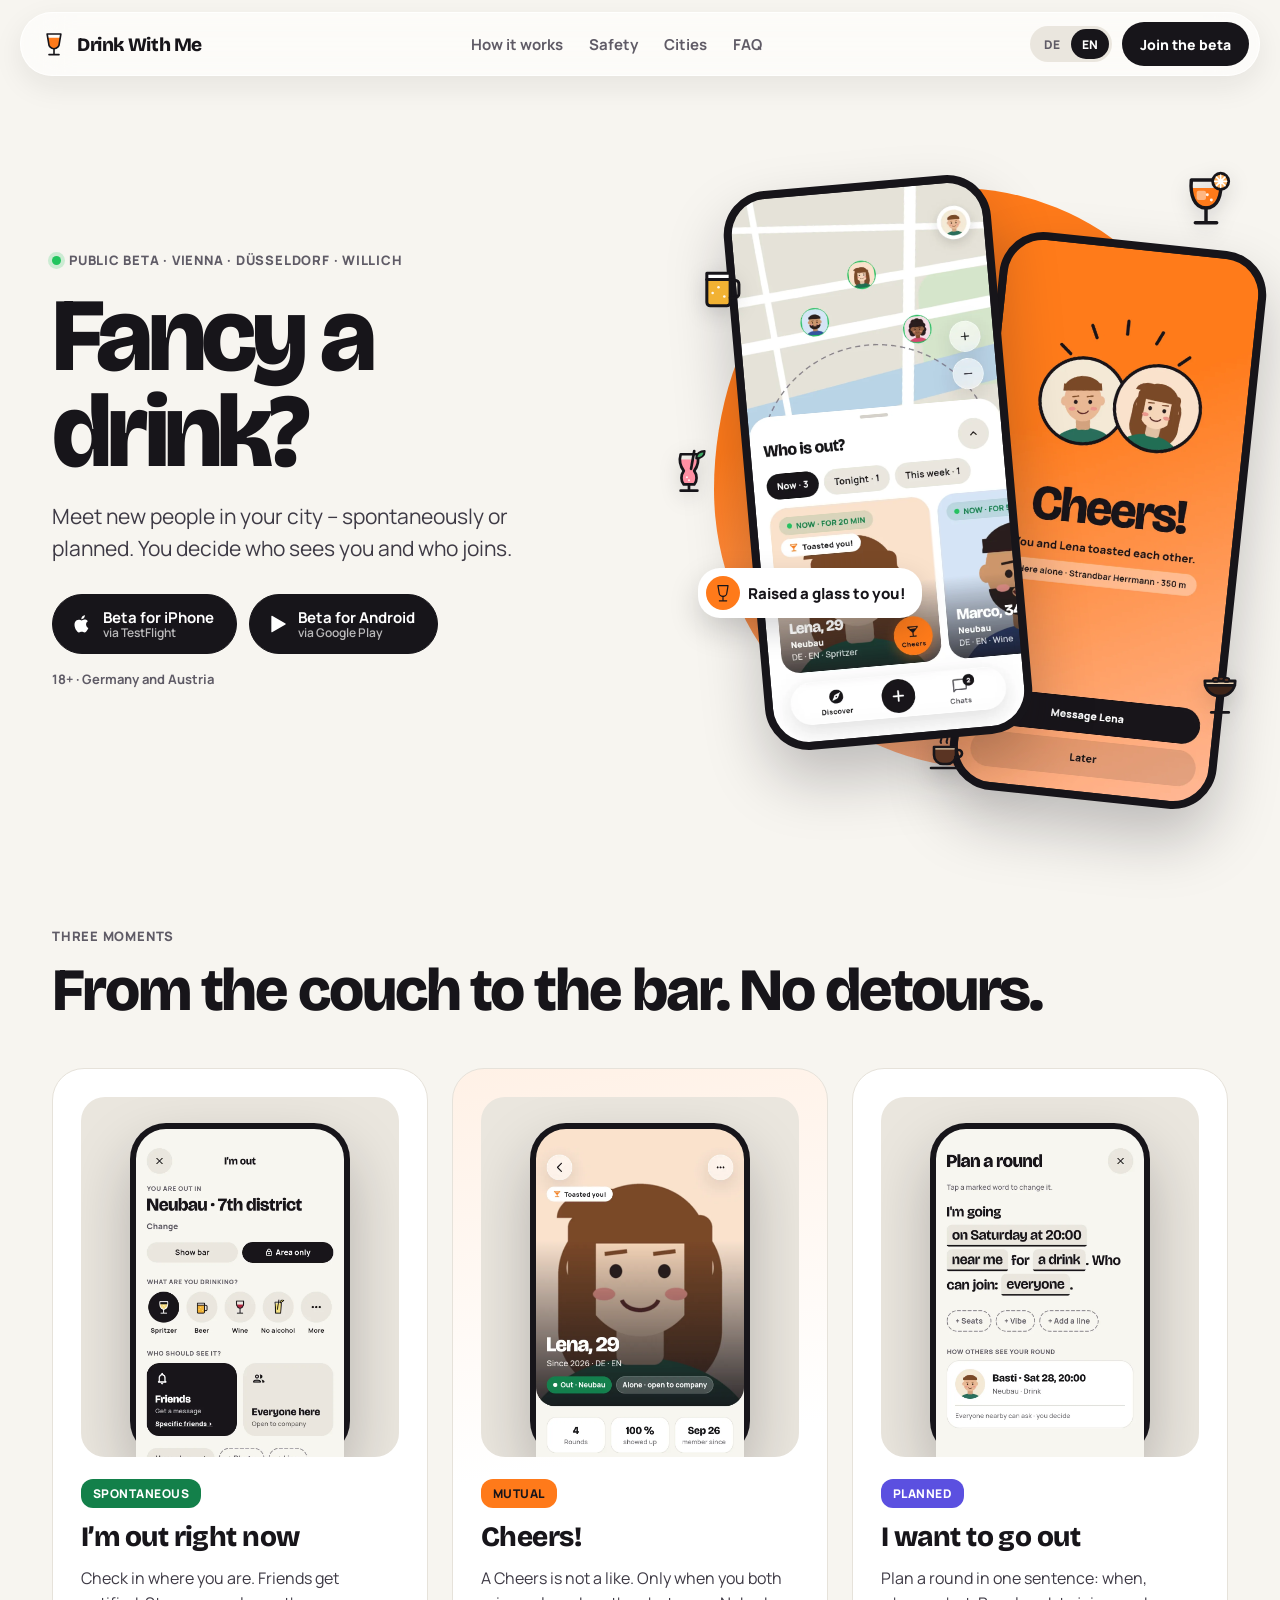
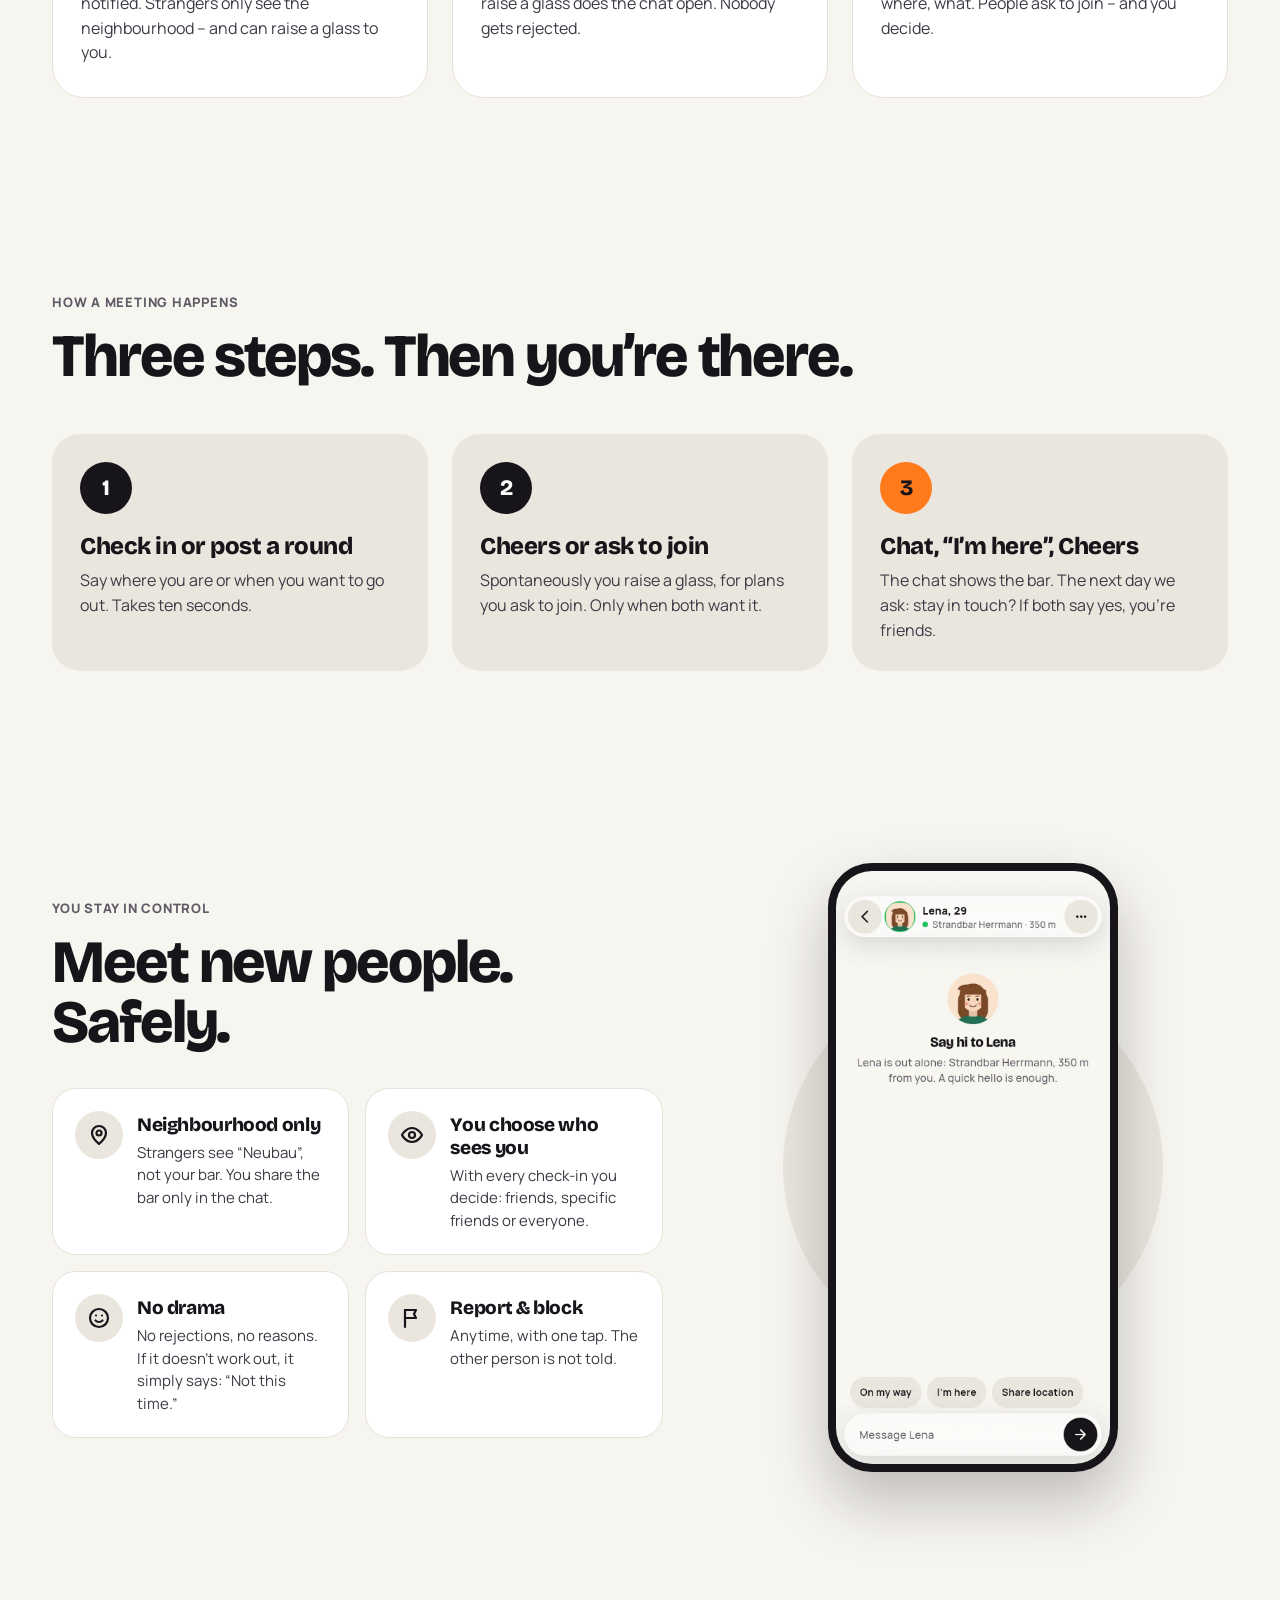
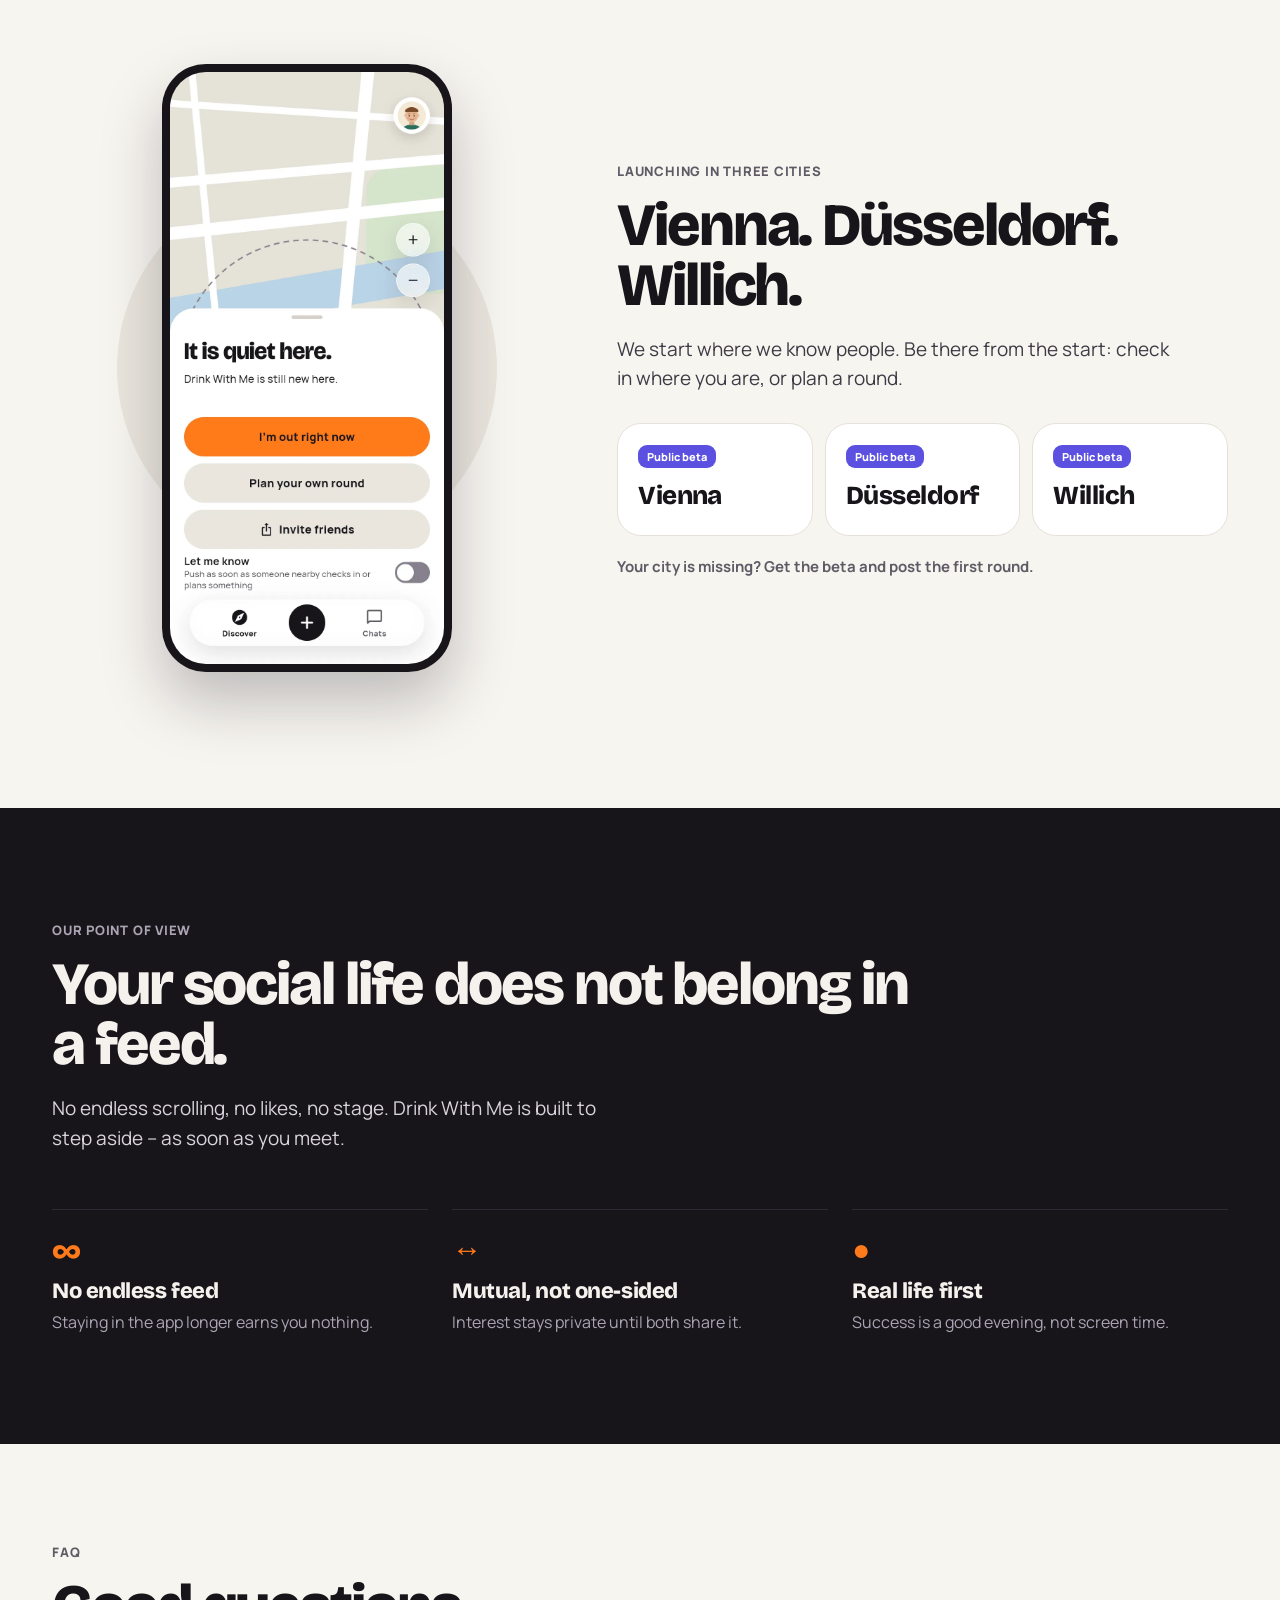
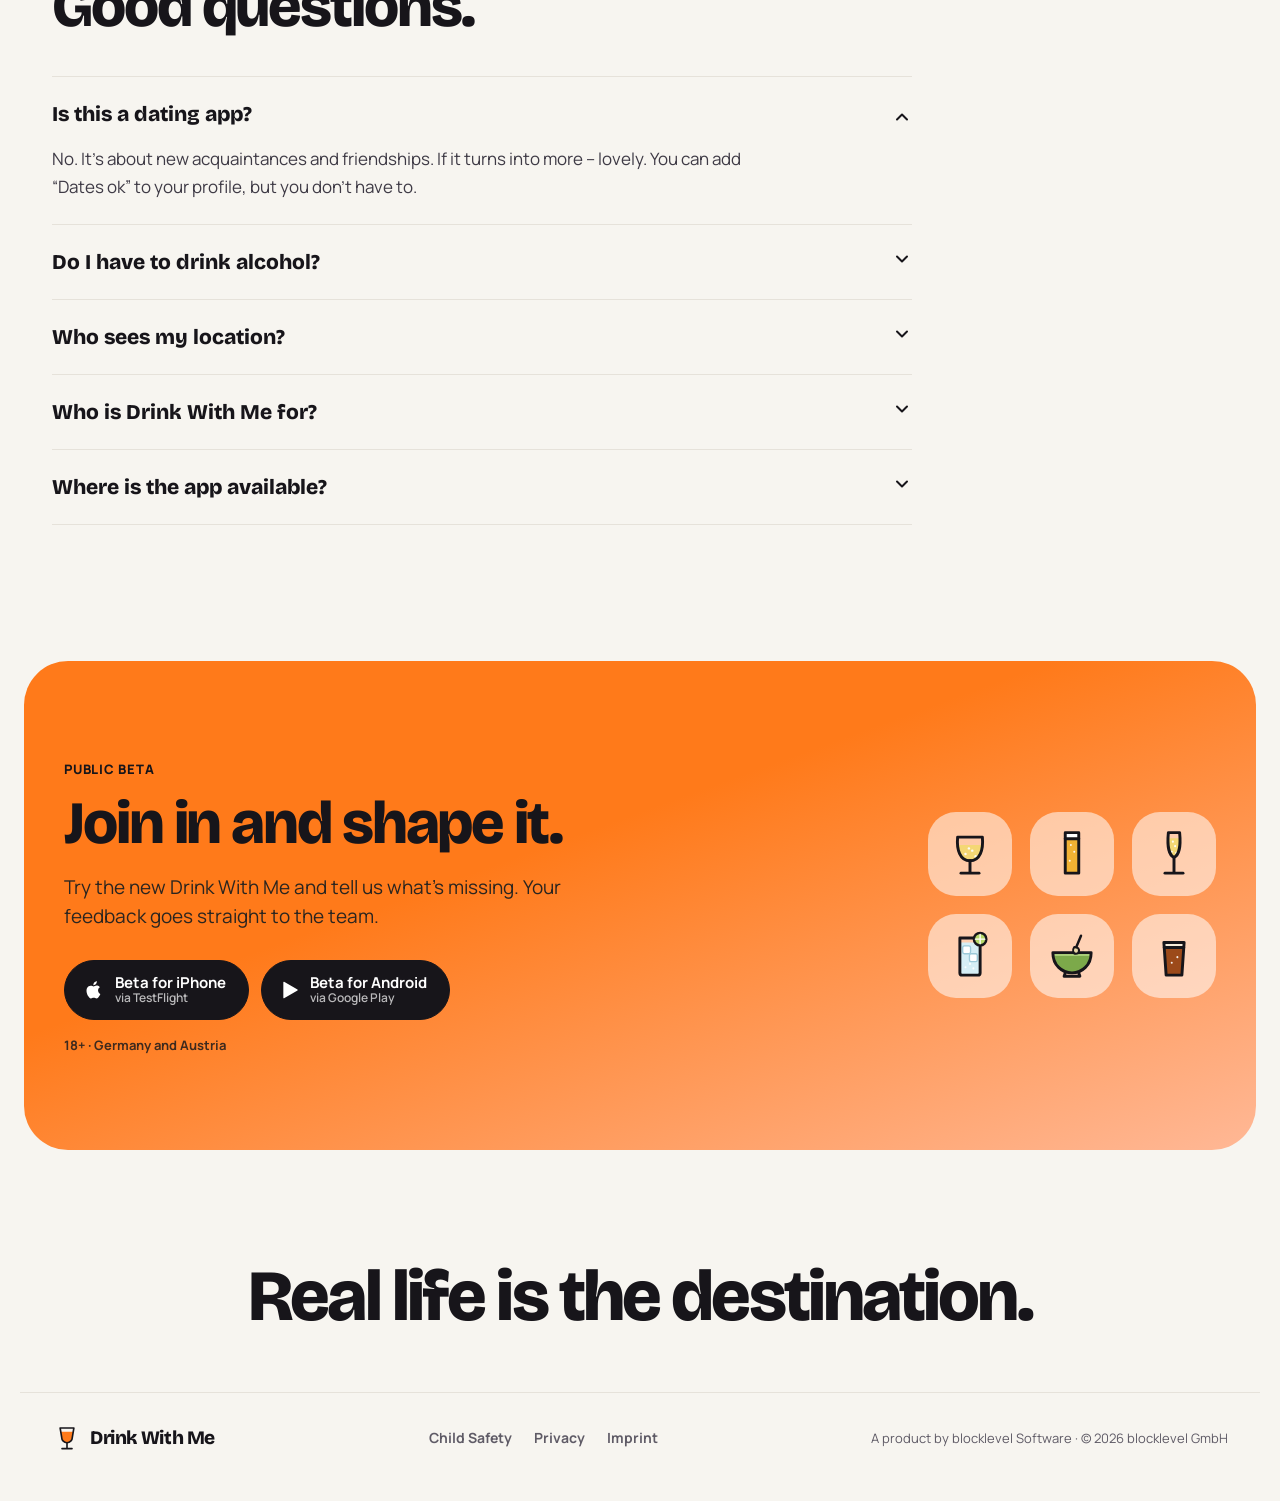
<file: index.html>
<!doctype html>
<html lang="de">
<head>
<meta charset="utf-8">
<meta name="viewport" content="width=device-width, initial-scale=1">
<title>Drink With Me – Auf einen Drink? Neue Leute in deiner Stadt</title>
<meta name="description" content="Triff neue Leute in deiner Stadt – spontan oder geplant. Einchecken, gegenseitig zuprosten, Runden planen. Öffentliche Beta in Wien, Düsseldorf und Willich.">
<meta name="theme-color" content="#FF7A1A">
<link rel="canonical" href="https://drink-with-me.net/">
<link rel="alternate" hreflang="de" href="https://drink-with-me.net/">
<link rel="alternate" hreflang="en" href="https://drink-with-me.net/en/">
<link rel="alternate" hreflang="x-default" href="https://drink-with-me.net/">
<script src="/assets/js/lang.js"></script>
<link rel="icon" href="/favicon.ico" sizes="48x48">
<link rel="icon" href="/favicon.svg" type="image/svg+xml">
<link rel="apple-touch-icon" href="/apple-touch-icon.png">
<link rel="manifest" href="/site.webmanifest">
<meta property="og:type" content="website">
<meta property="og:site_name" content="Drink With Me">
<meta property="og:locale" content="de_DE">
<meta property="og:title" content="Drink With Me – Auf einen Drink? Neue Leute in deiner Stadt">
<meta property="og:description" content="Triff neue Leute in deiner Stadt – spontan oder geplant. Einchecken, gegenseitig zuprosten, Runden planen. Öffentliche Beta in Wien, Düsseldorf und Willich.">
<meta property="og:url" content="https://drink-with-me.net/">
<meta property="og:image" content="https://drink-with-me.net/assets/img/og-de.png">
<meta property="og:image:width" content="1200">
<meta property="og:image:height" content="630">
<meta name="twitter:card" content="summary_large_image">
<link rel="preload" href="/assets/fonts/BricolageGrotesque-Variable.woff2" as="font" type="font/woff2" crossorigin>
<link rel="preload" href="/assets/fonts/Manrope-Variable.woff2" as="font" type="font/woff2" crossorigin>
<link rel="stylesheet" href="/assets/css/site.css">
</head>
<body>

<div class="lp" id="top">
  <header class="nav">
    <a class="brand" href="#top" aria-label="Drink With Me"><svg width="30" height="30" viewBox="0 0 48 48" fill="none" stroke="currentColor" stroke-width="2.6" stroke-linecap="round" stroke-linejoin="round" aria-hidden="true" xmlns="http://www.w3.org/2000/svg"><defs><clipPath id="dwdrink1"><path d="M13 8 H35 L32.5 23 A8.5 8.5 0 0 1 15.5 23 Z"></path></clipPath></defs><g clip-path="url(#dwdrink1)" stroke="none"><rect x="0" y="14" width="48" height="48" fill="#FF7A1A"></rect></g><path d="M13 8 H35 L32.5 23 A8.5 8.5 0 0 1 15.5 23 Z"></path><path d="M24 31.5 V40"></path><path d="M16 41 H32"></path></svg><span>Drink With Me</span></a>
    <nav class="links" aria-label="Seitennavigation"><a href="#momente">So geht’s</a><a href="#sicherheit">Sicherheit</a><a href="#staedte">Städte</a><a href="#faq">FAQ</a></nav>
    <div class="navr">
      <nav class="lang" aria-label="Sprache"><a href="/?lang=de" data-set-lang="de" hreflang="de" lang="de" aria-current="page" class="on">DE</a><a href="/en/" data-set-lang="en" hreflang="en" lang="en">EN</a></nav>
      <a class="navcta" href="#beta">Beta testen</a>
    </div>
  </header>
  <main>

  <section class="hero">
    <div class="herotext">
      <span class="eyebrow live"><i></i>Öffentliche Beta · Wien · Düsseldorf · Willich</span>
      <h1>Auf einen Drink?</h1>
      <p class="lead">Triff neue Leute in deiner Stadt – spontan oder geplant. Du entscheidest, wer dich sieht und wer dazukommt.</p>
      <div class="stores">
      <a class="store dark" href="https://testflight.apple.com/join/axvwhX94?utm_source=drinkwithme_site&amp;utm_medium=website&amp;utm_campaign=public_beta_2026&amp;utm_content=ios" target="_blank" rel="noopener"><svg width="22" height="22" viewBox="0 0 24 24" fill="currentColor" aria-hidden="true"><path d="M16.4 12.6c0-2.4 2-3.5 2-3.6-1.1-1.6-2.8-1.8-3.4-1.8-1.4-.1-2.8.9-3.5.9-.7 0-1.9-.9-3.1-.8-1.6 0-3 .9-3.8 2.3-1.6 2.8-.4 7 1.2 9.3.8 1.1 1.7 2.4 2.9 2.3 1.2 0 1.6-.7 3-.7s1.8.7 3.1.7c1.3 0 2.1-1.1 2.8-2.3.9-1.3 1.3-2.6 1.3-2.6s-2.5-1-2.5-3.7zM14.1 5.5c.6-.8 1.1-1.9 1-3-1 0-2.1.7-2.8 1.4-.6.7-1.1 1.8-1 2.9 1.1.1 2.1-.5 2.8-1.3z"></path></svg><span><b>Beta für iPhone</b><small>über TestFlight</small></span></a>
      <a class="store dark" href="https://play.google.com/apps/testing/me.drinkwith.drink_with_me?utm_source=drinkwithme_site&amp;utm_medium=website&amp;utm_campaign=public_beta_2026&amp;utm_content=android" target="_blank" rel="noopener"><svg width="20" height="20" viewBox="0 0 24 24" fill="currentColor" aria-hidden="true"><path d="M4 2.8v18.4c0 .5.5.8.9.6L21 12.6c.4-.2.4-.9 0-1.1L4.9 2.2c-.4-.2-.9.1-.9.6z"></path></svg><span><b>Beta für Android</b><small>über Google Play</small></span></a>
    </div>
      <span class="meta">Ab 18 · Deutschland und Österreich</span>
    </div>
    <div class="heroart" aria-hidden="false">
      <div class="blob"></div>
      <span class="fi fi0" aria-hidden="true"><svg width="64" height="64" viewBox="0 0 48 48" fill="none" stroke="currentColor" stroke-width="2.6" stroke-linecap="round" stroke-linejoin="round" aria-hidden="true" xmlns="http://www.w3.org/2000/svg"><defs><clipPath id="dwaperol2"><path d="M13 9 C12 20 15 30 24 30 C33 30 36 20 35 9 Z"></path></clipPath></defs><g clip-path="url(#dwaperol2)" stroke="none"><rect x="0" y="15" width="48" height="48" fill="#FF7A1A"></rect><rect x="17" y="17" width="7" height="7" rx="1.5" fill="#FFFFFF" fill-opacity="0.45"></rect><circle cx="28" cy="24" r="1.1" fill="#FFFFFF" fill-opacity="0.9"></circle><circle cx="25" cy="20" r="1.1" fill="#FFFFFF" fill-opacity="0.9"></circle></g><path d="M13 9 C12 20 15 30 24 30 C33 30 36 20 35 9 Z"></path><path d="M24 30 V40"></path><path d="M16 41 H32"></path><circle cx="35" cy="10" r="6" fill="#FFB05C" stroke="currentColor" stroke-width="2.2"></circle><path d="M35 5.5 V14.5 M30.5 10 H39.5 M31.8 6.8 L38.2 13.2 M38.2 6.8 L31.8 13.2" stroke="#FFFFFF" stroke-width="1.2"></path></svg></span><span class="fi fi1" aria-hidden="true"><svg width="56" height="56" viewBox="0 0 48 48" fill="none" stroke="currentColor" stroke-width="2.6" stroke-linecap="round" stroke-linejoin="round" aria-hidden="true" xmlns="http://www.w3.org/2000/svg"><defs><clipPath id="dwbier3"><path d="M11 13 H31 V38 A3 3 0 0 1 28 41 H14 A3 3 0 0 1 11 38 Z"></path></clipPath></defs><g clip-path="url(#dwbier3)" stroke="none"><rect x="0" y="18" width="48" height="48" fill="#F2B233"></rect><path d="M9 18 C9 12 13 10 16 12 C17 8 23 8 25 11 C28 9 33 11 33 16 L33 19 H9 Z" fill="#FFFFFF"></path><circle cx="16" cy="30" r="1.1" fill="#FFFFFF" fill-opacity="0.9"></circle><circle cx="21" cy="25" r="1.1" fill="#FFFFFF" fill-opacity="0.9"></circle><circle cx="26" cy="33" r="1.1" fill="#FFFFFF" fill-opacity="0.9"></circle></g><path d="M11 13 H31 V38 A3 3 0 0 1 28 41 H14 A3 3 0 0 1 11 38 Z"></path><path d="M31 19 H35 A3.5 3.5 0 0 1 38.5 22.5 V30.5 A3.5 3.5 0 0 1 35 34 H31"></path><path d="M11 18.5 H31"></path></svg></span><span class="fi fi2" aria-hidden="true"><svg width="52" height="52" viewBox="0 0 48 48" fill="none" stroke="currentColor" stroke-width="2.6" stroke-linecap="round" stroke-linejoin="round" aria-hidden="true" xmlns="http://www.w3.org/2000/svg"><defs><clipPath id="dwespressomartini4"><path d="M10 12 H38 C38 21 31 26 24 26 C17 26 10 21 10 12 Z"></path></clipPath></defs><g clip-path="url(#dwespressomartini4)" stroke="none"><rect x="0" y="12" width="48" height="48" fill="#3E2418"></rect><rect x="6" y="12" width="36" height="4" fill="#EBD3B0"></rect></g><path d="M10 12 H38 C38 21 31 26 24 26 C17 26 10 21 10 12 Z"></path><path d="M24 26 V40"></path><path d="M16 41 H32"></path><path d="M10.5 16 H37.5"></path><ellipse cx="20" cy="11" rx="2.6" ry="1.8" fill="#5A3423" stroke="currentColor" stroke-width="1.6"></ellipse><ellipse cx="25" cy="10" rx="2.6" ry="1.8" fill="#5A3423" stroke="currentColor" stroke-width="1.6"></ellipse><ellipse cx="30" cy="11" rx="2.6" ry="1.8" fill="#5A3423" stroke="currentColor" stroke-width="1.6"></ellipse></svg></span><span class="fi fi3" aria-hidden="true"><svg width="48" height="48" viewBox="0 0 48 48" fill="none" stroke="currentColor" stroke-width="2.6" stroke-linecap="round" stroke-linejoin="round" aria-hidden="true" xmlns="http://www.w3.org/2000/svg"><defs><clipPath id="dwkaffee5"><path d="M10 19 H32 V27 A9 9 0 0 1 23 36 H19 A9 9 0 0 1 10 27 Z"></path></clipPath></defs><g clip-path="url(#dwkaffee5)" stroke="none"><rect x="0" y="21" width="48" height="48" fill="#5A3423"></rect><rect x="8" y="19" width="26" height="2.5" fill="#EBD3B0"></rect></g><path d="M10 19 H32 V27 A9 9 0 0 1 23 36 H19 A9 9 0 0 1 10 27 Z"></path><path d="M32 22 H34.5 A3.5 3.5 0 0 1 34.5 29 H31.2"></path><path d="M7 40 H37"></path><path d="M17 15 C15.5 13 18.5 11.5 17 9 M23 15 C21.5 13 24.5 11.5 23 9" stroke="currentColor" stroke-width="2"></path></svg></span><span class="fi fi4" aria-hidden="true"><svg width="50" height="50" viewBox="0 0 48 48" fill="none" stroke="currentColor" stroke-width="2.6" stroke-linecap="round" stroke-linejoin="round" aria-hidden="true" xmlns="http://www.w3.org/2000/svg"><defs><clipPath id="dwmocktail6"><path d="M16 6 C14 13 16 18 19 22 C16 26 16 32 19 35 H29 C32 32 32 26 29 22 C32 18 34 13 32 6 Z"></path></clipPath></defs><g clip-path="url(#dwmocktail6)" stroke="none"><rect x="0" y="11" width="48" height="48" fill="#FF8FA3"></rect><circle cx="22" cy="28" r="0.95" fill="#FFFFFF" fill-opacity="0.9"></circle><circle cx="26" cy="17" r="0.95" fill="#FFFFFF" fill-opacity="0.9"></circle><circle cx="24" cy="31" r="0.95" fill="#FFFFFF" fill-opacity="0.9"></circle></g><path d="M16 6 C14 13 16 18 19 22 C16 26 16 32 19 35 H29 C32 32 32 26 29 22 C32 18 34 13 32 6 Z"></path><path d="M24 35 V40"></path><path d="M16 41 H32"></path><path d="M29 3 L26 20"></path><path d="M31 10 C31 5 35 3 39 3 C39 7 36 10 31 10 Z" fill="#3FA864" stroke="currentColor" stroke-width="2"></path></svg></span>
      <div class="phone p1"><picture><source srcset="/assets/img/screens/MainV3Day.webp" type="image/webp"><img fetchpriority="high" src="/assets/img/screens/MainV3Day.png" alt="Entdecken: Wer ist gerade unterwegs" width="390" height="844"></picture></div>
      <div class="phone p2"><picture><source srcset="/assets/img/screens/ProstMomentV3Day.webp" type="image/webp"><img src="/assets/img/screens/ProstMomentV3Day.png" alt="Prost-Moment nach gegenseitigem Zuprosten" width="390" height="844"></picture></div>
      <span class="heropill"><b><svg width="22" height="22" viewBox="0 0 48 48" fill="none" stroke="currentColor" stroke-width="2.6" stroke-linecap="round" stroke-linejoin="round" aria-hidden="true" xmlns="http://www.w3.org/2000/svg"><defs><clipPath id="dwdrink7"><path d="M13 8 H35 L32.5 23 A8.5 8.5 0 0 1 15.5 23 Z"></path></clipPath></defs><g clip-path="url(#dwdrink7)" stroke="none"><rect x="0" y="14" width="48" height="48" fill="#FF7A1A"></rect></g><path d="M13 8 H35 L32.5 23 A8.5 8.5 0 0 1 15.5 23 Z"></path><path d="M24 31.5 V40"></path><path d="M16 41 H32"></path></svg></b>Hat dir zugeprostet!</span>
    </div>
  </section>

  <section class="sec" id="momente">
    <span class="eyebrow">Drei Momente</span>
    <h2>Vom Sofa an die Bar. Ohne Umwege.</h2>
    <div class="moments">
      <article class="moment"><div class="shot"><div class="phone "><picture><source srcset="/assets/img/screens/CheckInV3Day.webp" type="image/webp"><img loading="lazy" decoding="async" src="/assets/img/screens/CheckInV3Day.png" alt="Ich bin gerade unterwegs: Check-in" width="390" height="844"></picture></div></div><span class="tag live">Spontan</span><h3>Ich bin gerade unterwegs</h3><p>Check ein, wo du gerade bist. Freunde bekommen Bescheid. Fremde sehen nur die Gegend – und können dir zuprosten.</p></article>
      <article class="moment hot"><div class="shot"><div class="phone "><picture><source srcset="/assets/img/screens/PersonV3Day.webp" type="image/webp"><img loading="lazy" decoding="async" src="/assets/img/screens/PersonV3Day.png" alt="Profil mit Hat dir zugeprostet" width="390" height="844"></picture></div></div><span class="tag aperol">Gegenseitig</span><h3>Prost!</h3><p>Ein Prost ist kein Like. Erst wenn ihr euch beide zuprostet, öffnet sich der Chat. Niemand bekommt eine Absage.</p></article>
      <article class="moment"><div class="shot"><div class="phone "><picture><source srcset="/assets/img/screens/PlanV3Day.webp" type="image/webp"><img loading="lazy" decoding="async" src="/assets/img/screens/PlanV3Day.png" alt="Runde planen im Satz-Baukasten" width="390" height="844"></picture></div></div><span class="tag planned">Geplant</span><h3>Ich will ausgehen</h3><p>Plan eine Runde in einem Satz: wann, wo, worauf. Wer mitkommen will, fragt an – und du entscheidest.</p></article>
    </div>
  </section>

  <section class="sec how">
    <span class="eyebrow">So kommt’s zum Treffen</span>
    <h2>Drei Schritte. Dann seid ihr da.</h2>
    <ol class="steps">
      <li><span class="num">1</span><h3>Einchecken oder Runde posten</h3><p>Sag, wo du bist oder wann du ausgehen willst. Dauert zehn Sekunden.</p></li>
      <li><span class="num">2</span><h3>Prost oder Mitkommen</h3><p>Spontan prostet ihr euch zu, geplant fragt man an. Beides nur, wenn beide wollen.</p></li>
      <li><span class="num a">3</span><h3>Chat, „Bin da“, Prost</h3><p>Im Chat steht die Bar. Am nächsten Tag fragen wir: In Kontakt bleiben? Sagen beide Ja, seid ihr Freunde.</p></li>
    </ol>
  </section>

  <section class="sec" id="sicherheit">
    <div class="split">
      <div>
        <span class="eyebrow">Du behältst die Kontrolle</span>
        <h2>Neue Leute treffen. Sicher.</h2>
        <div class="feats">
          <div class="feat"><span class="ic"><svg width="24" height="24" viewBox="0 0 24 24" fill="none" stroke="currentColor" stroke-width="2.2" stroke-linecap="round" stroke-linejoin="round" aria-hidden="true"><path d="M12 21s-7-6.2-7-11a7 7 0 0 1 14 0c0 4.8-7 11-7 11z"></path><circle cx="12" cy="10" r="2.5"></circle></svg></span><div><h3>Nur die Gegend</h3><p>Fremde sehen „Neubau“, nicht deine Bar. Die Bar teilst du erst im Chat.</p></div></div>
          <div class="feat"><span class="ic"><svg width="24" height="24" viewBox="0 0 24 24" fill="none" stroke="currentColor" stroke-width="2.2" stroke-linecap="round" stroke-linejoin="round" aria-hidden="true"><path d="M2 12s3.5-7 10-7 10 7 10 7-3.5 7-10 7-10-7-10-7z"></path><circle cx="12" cy="12" r="3"></circle></svg></span><div><h3>Du wählst, wer dich sieht</h3><p>Bei jedem Check-in entscheidest du: Freunde, bestimmte Freunde oder alle.</p></div></div>
          <div class="feat"><span class="ic"><svg width="24" height="24" viewBox="0 0 24 24" fill="none" stroke="currentColor" stroke-width="2.2" stroke-linecap="round" stroke-linejoin="round" aria-hidden="true"><circle cx="12" cy="12" r="9"></circle><path d="M8.5 14.5c1 1 2.2 1.5 3.5 1.5s2.5-.5 3.5-1.5"></path><path d="M9 9.5h.01M15 9.5h.01"></path></svg></span><div><h3>Kein Drama</h3><p>Keine Absagen, keine Gründe. Klappt es nicht, heißt es einfach: „Diesmal nicht.“</p></div></div>
          <div class="feat"><span class="ic"><svg width="24" height="24" viewBox="0 0 24 24" fill="none" stroke="currentColor" stroke-width="2.2" stroke-linecap="round" stroke-linejoin="round" aria-hidden="true"><path d="M5 21V4"></path><path d="M5 4h11l-2 4 2 4H5"></path></svg></span><div><h3>Melden &amp; Blockieren</h3><p>Jederzeit, mit einem Tipp. Die andere Person erfährt nichts davon.</p></div></div>
        </div>
      </div>
      <div class="safeart"><div class="phone "><picture><source srcset="/assets/img/screens/ChatV3Day.webp" type="image/webp"><img loading="lazy" decoding="async" src="/assets/img/screens/ChatV3Day.png" alt="Chat nach gegenseitigem Prost mit Sicherheitshinweis" width="390" height="844"></picture></div></div>
    </div>
  </section>

  <section class="sec" id="staedte">
    <div class="split rev">
      <div class="cityart"><div class="phone "><picture><source srcset="/assets/img/screens/EmptyV3Day.webp" type="image/webp"><img loading="lazy" decoding="async" src="/assets/img/screens/EmptyV3Day.png" alt="Entdecken, solange in deiner Nähe noch wenig los ist" width="390" height="844"></picture></div></div>
      <div>
        <span class="eyebrow">Start in drei Städten</span>
        <h2>Wien. Düsseldorf. Willich.</h2>
        <p class="body">Wir starten dort, wo wir Leute kennen. Sei von Anfang an dabei: Check ein, wo du gerade bist, oder plan eine Runde.</p>
        <div class="cities">
          <div class="city"><span class="when">Öffentliche Beta</span><h3>Wien</h3></div>
          <div class="city"><span class="when">Öffentliche Beta</span><h3>Düsseldorf</h3></div>
          <div class="city"><span class="when">Öffentliche Beta</span><h3>Willich</h3></div>
        </div>
        <p class="miss">Deine Stadt fehlt? Hol dir die Beta und poste die erste Runde.</p>
      </div>
    </div>
  </section>

  <section class="pov">
    <div class="povin">
      <span class="eyebrow">Unsere Haltung</span>
      <h2>Dein Sozialleben gehört nicht in einen Feed.</h2>
      <p class="body">Kein endloses Scrollen, keine Likes, keine Bühne. Drink With Me ist gemacht, um wieder zu verschwinden – sobald ihr euch trefft.</p>
      <div class="povgrid">
        <div><b>∞</b><h3>Kein endloser Feed</h3><p>Länger in der App bleiben bringt dir nichts.</p></div>
        <div><b>↔</b><h3>Gegenseitig statt einseitig</h3><p>Interesse bleibt privat, bis es beide haben.</p></div>
        <div><b>●</b><h3>Das echte Leben zuerst</h3><p>Erfolg ist ein guter Abend, nicht Zeit am Handy.</p></div>
      </div>
    </div>
  </section>

  <section class="sec" id="faq">
    <span class="eyebrow">FAQ</span>
    <h2>Gute Fragen.</h2>
    <div class="faq">
      <details class="qa" open><summary class="q"><span>Ist das eine Dating-App?</span><span class="chev"><svg width="20" height="20" viewBox="0 0 24 24" fill="none" stroke="currentColor" stroke-width="2.4" stroke-linecap="round" stroke-linejoin="round" aria-hidden="true"><path d="M6 9l6 6 6-6"></path></svg></span></summary><p class="a">Nein. Es geht um neue Bekanntschaften und Freundschaften. Wenn mehr daraus wird – schön. Im Profil kannst du „Dates ok“ angeben, musst du aber nicht.</p></details><details class="qa"><summary class="q"><span>Muss ich Alkohol trinken?</span><span class="chev"><svg width="20" height="20" viewBox="0 0 24 24" fill="none" stroke="currentColor" stroke-width="2.4" stroke-linecap="round" stroke-linejoin="round" aria-hidden="true"><path d="M6 9l6 6 6-6"></path></svg></span></summary><p class="a">Nein. Kaffee, Mate, Limo oder Mocktail: „Drink“ heißt einfach auf ein Getränk.</p></details><details class="qa"><summary class="q"><span>Wer sieht meinen Standort?</span><span class="chev"><svg width="20" height="20" viewBox="0 0 24 24" fill="none" stroke="currentColor" stroke-width="2.4" stroke-linecap="round" stroke-linejoin="round" aria-hidden="true"><path d="M6 9l6 6 6-6"></path></svg></span></summary><p class="a">Fremde sehen nur die Gegend, Freunde die Bar. Deinen Standort teilst du nur, wenn du willst – einmalig im Chat. Nach 60 Minuten ist er weg.</p></details><details class="qa"><summary class="q"><span>Für wen ist Drink With Me?</span><span class="chev"><svg width="20" height="20" viewBox="0 0 24 24" fill="none" stroke="currentColor" stroke-width="2.4" stroke-linecap="round" stroke-linejoin="round" aria-hidden="true"><path d="M6 9l6 6 6-6"></path></svg></span></summary><p class="a">Für alle ab 18. Vor allem für Leute zwischen 25 und 45, die neu in der Stadt sind oder ihren Kreis erweitern wollen.</p></details><details class="qa"><summary class="q"><span>Wo gibt es die App?</span><span class="chev"><svg width="20" height="20" viewBox="0 0 24 24" fill="none" stroke="currentColor" stroke-width="2.4" stroke-linecap="round" stroke-linejoin="round" aria-hidden="true"><path d="M6 9l6 6 6-6"></path></svg></span></summary><p class="a">In der öffentlichen Beta für iPhone und Android, in Deutschland und Österreich. Wir starten in Wien, Düsseldorf und Willich.</p></details>
    </div>
  </section>

  <section class="beta" id="beta">
    <div class="betain">
      <span class="eyebrow ink">Öffentliche Beta</span>
      <h2>Mach mit und gestalte mit.</h2>
      <p class="body">Teste die neue Drink With Me und sag uns, was fehlt. Dein Feedback landet direkt beim Team.</p>
      <div class="stores">
      <a class="store dark" href="https://testflight.apple.com/join/axvwhX94?utm_source=drinkwithme_site&amp;utm_medium=website&amp;utm_campaign=public_beta_2026&amp;utm_content=ios" target="_blank" rel="noopener"><svg width="22" height="22" viewBox="0 0 24 24" fill="currentColor" aria-hidden="true"><path d="M16.4 12.6c0-2.4 2-3.5 2-3.6-1.1-1.6-2.8-1.8-3.4-1.8-1.4-.1-2.8.9-3.5.9-.7 0-1.9-.9-3.1-.8-1.6 0-3 .9-3.8 2.3-1.6 2.8-.4 7 1.2 9.3.8 1.1 1.7 2.4 2.9 2.3 1.2 0 1.6-.7 3-.7s1.8.7 3.1.7c1.3 0 2.1-1.1 2.8-2.3.9-1.3 1.3-2.6 1.3-2.6s-2.5-1-2.5-3.7zM14.1 5.5c.6-.8 1.1-1.9 1-3-1 0-2.1.7-2.8 1.4-.6.7-1.1 1.8-1 2.9 1.1.1 2.1-.5 2.8-1.3z"></path></svg><span><b>Beta für iPhone</b><small>über TestFlight</small></span></a>
      <a class="store dark" href="https://play.google.com/apps/testing/me.drinkwith.drink_with_me?utm_source=drinkwithme_site&amp;utm_medium=website&amp;utm_campaign=public_beta_2026&amp;utm_content=android" target="_blank" rel="noopener"><svg width="20" height="20" viewBox="0 0 24 24" fill="currentColor" aria-hidden="true"><path d="M4 2.8v18.4c0 .5.5.8.9.6L21 12.6c.4-.2.4-.9 0-1.1L4.9 2.2c-.4-.2-.9.1-.9.6z"></path></svg><span><b>Beta für Android</b><small>über Google Play</small></span></a>
    </div>
      <span class="meta">Ab 18 · Deutschland und Österreich</span>
    </div>
    <div class="betaicons" aria-hidden="true"><span><svg width="54" height="54" viewBox="0 0 48 48" fill="none" stroke="currentColor" stroke-width="2.6" stroke-linecap="round" stroke-linejoin="round" aria-hidden="true" xmlns="http://www.w3.org/2000/svg"><defs><clipPath id="dwspritzer8"><path d="M13 9 C12 20 15 30 24 30 C33 30 36 20 35 9 Z"></path></clipPath></defs><g clip-path="url(#dwspritzer8)" stroke="none"><rect x="0" y="16" width="48" height="48" fill="#F4D774"></rect><circle cx="20" cy="24" r="1.1" fill="#FFFFFF" fill-opacity="0.9"></circle><circle cx="26" cy="21" r="1.1" fill="#FFFFFF" fill-opacity="0.9"></circle><circle cx="29" cy="26" r="1.1" fill="#FFFFFF" fill-opacity="0.9"></circle><circle cx="23" cy="19" r="1.1" fill="#FFFFFF" fill-opacity="0.9"></circle></g><path d="M13 9 C12 20 15 30 24 30 C33 30 36 20 35 9 Z"></path><path d="M24 30 V40"></path><path d="M16 41 H32"></path></svg></span><span><svg width="54" height="54" viewBox="0 0 48 48" fill="none" stroke="currentColor" stroke-width="2.6" stroke-linecap="round" stroke-linejoin="round" aria-hidden="true" xmlns="http://www.w3.org/2000/svg"><defs><clipPath id="dwkoelsch9"><path d="M18 5 V41 H30 V5 Z"></path></clipPath></defs><g clip-path="url(#dwkoelsch9)" stroke="none"><rect x="0" y="10" width="48" height="48" fill="#F2B233"></rect><rect x="14" y="5" width="20" height="5" fill="#FFFFFF"></rect><circle cx="22" cy="30" r="0.9" fill="#FFFFFF" fill-opacity="0.9"></circle><circle cx="26" cy="22" r="0.9" fill="#FFFFFF" fill-opacity="0.9"></circle><circle cx="23" cy="16" r="0.9" fill="#FFFFFF" fill-opacity="0.9"></circle></g><path d="M18 5 V41 H30 V5 Z"></path><path d="M18 10.5 H30"></path></svg></span><span><svg width="54" height="54" viewBox="0 0 48 48" fill="none" stroke="currentColor" stroke-width="2.6" stroke-linecap="round" stroke-linejoin="round" aria-hidden="true" xmlns="http://www.w3.org/2000/svg"><defs><clipPath id="dwsekt10"><path d="M19 5 C18 15 19 25 24 27 C29 25 30 15 29 5 Z"></path></clipPath></defs><g clip-path="url(#dwsekt10)" stroke="none"><rect x="0" y="10" width="48" height="48" fill="#F4D774"></rect><circle cx="22" cy="22" r="0.95" fill="#FFFFFF" fill-opacity="0.9"></circle><circle cx="25" cy="17" r="0.95" fill="#FFFFFF" fill-opacity="0.9"></circle><circle cx="23" cy="13" r="0.95" fill="#FFFFFF" fill-opacity="0.9"></circle><circle cx="26" cy="23" r="0.95" fill="#FFFFFF" fill-opacity="0.9"></circle></g><path d="M19 5 C18 15 19 25 24 27 C29 25 30 15 29 5 Z"></path><path d="M24 27 V40"></path><path d="M16 41 H32"></path></svg></span><span><svg width="54" height="54" viewBox="0 0 48 48" fill="none" stroke="currentColor" stroke-width="2.6" stroke-linecap="round" stroke-linejoin="round" aria-hidden="true" xmlns="http://www.w3.org/2000/svg"><defs><clipPath id="dwgintonic11"><path d="M15 8 V39 A2 2 0 0 0 17 41 H31 A2 2 0 0 0 33 39 V8 Z"></path></clipPath></defs><g clip-path="url(#dwgintonic11)" stroke="none"><rect x="0" y="12" width="48" height="48" fill="#D6EEF5"></rect><rect x="17.5" y="15" width="7" height="7" rx="1.5" fill="#FFFFFF" stroke="#9CC9D8" stroke-width="1.2"></rect><rect x="23.5" y="22" width="7" height="7" rx="1.5" fill="#FFFFFF" stroke="#9CC9D8" stroke-width="1.2"></rect><circle cx="20" cy="34" r="0.9" fill="#FFFFFF" fill-opacity="0.9"></circle><circle cx="27" cy="35" r="0.9" fill="#FFFFFF" fill-opacity="0.9"></circle><circle cx="24" cy="31" r="0.9" fill="#FFFFFF" fill-opacity="0.9"></circle></g><path d="M15 8 V39 A2 2 0 0 0 17 41 H31 A2 2 0 0 0 33 39 V8 Z"></path><circle cx="33" cy="9" r="5.5" fill="#B6D96B" stroke="currentColor" stroke-width="2.2"></circle><path d="M33 4.8 V13.2 M28.8 9 H37.2" stroke="#FFFFFF" stroke-width="1.2"></path></svg></span><span><svg width="54" height="54" viewBox="0 0 48 48" fill="none" stroke="currentColor" stroke-width="2.6" stroke-linecap="round" stroke-linejoin="round" aria-hidden="true" xmlns="http://www.w3.org/2000/svg"><defs><clipPath id="dwmatcha12"><path d="M7 21 H41 C41 32 33 39 24 39 C15 39 7 32 7 21 Z"></path></clipPath></defs><g clip-path="url(#dwmatcha12)" stroke="none"><rect x="0" y="21" width="48" height="48" fill="#7CA94A"></rect><rect x="5" y="21" width="38" height="3" fill="#A9CC77"></rect></g><path d="M7 21 H41 C41 32 33 39 24 39 C15 39 7 32 7 21 Z"></path><path d="M18 39 L17 42 H31 L30 39"></path><path d="M32 6 L27 18" stroke="currentColor" stroke-width="2.2"></path><path d="M26 16 C24 19 25 22 27.5 22 C30 22 31 19 29.5 17 Z" fill="#E8D7A6" stroke="currentColor" stroke-width="1.8"></path></svg></span><span><svg width="54" height="54" viewBox="0 0 48 48" fill="none" stroke="currentColor" stroke-width="2.6" stroke-linecap="round" stroke-linejoin="round" aria-hidden="true" xmlns="http://www.w3.org/2000/svg"><defs><clipPath id="dwaltbier13"><path d="M15 12 L17 41 H31 L33 12 Z"></path></clipPath></defs><g clip-path="url(#dwaltbier13)" stroke="none"><rect x="0" y="16" width="48" height="48" fill="#9C4A1A"></rect><rect x="10" y="12" width="28" height="4.5" fill="#F6EBD9"></rect><circle cx="22" cy="30" r="0.9" fill="#FFFFFF" fill-opacity="0.9"></circle><circle cx="27" cy="25" r="0.9" fill="#FFFFFF" fill-opacity="0.9"></circle></g><path d="M15 12 L17 41 H31 L33 12 Z"></path><path d="M15.4 16.5 H32.6"></path></svg></span></div>
  </section>

  <section class="closing"><h2>Das echte Leben ist das Ziel.</h2></section>
  </main>


  <footer class="foot">
    <a class="brand" href="#top"><svg width="30" height="30" viewBox="0 0 48 48" fill="none" stroke="currentColor" stroke-width="2.6" stroke-linecap="round" stroke-linejoin="round" aria-hidden="true" xmlns="http://www.w3.org/2000/svg"><defs><clipPath id="dwdrink14"><path d="M13 8 H35 L32.5 23 A8.5 8.5 0 0 1 15.5 23 Z"></path></clipPath></defs><g clip-path="url(#dwdrink14)" stroke="none"><rect x="0" y="14" width="48" height="48" fill="#FF7A1A"></rect></g><path d="M13 8 H35 L32.5 23 A8.5 8.5 0 0 1 15.5 23 Z"></path><path d="M24 31.5 V40"></path><path d="M16 41 H32"></path></svg><span>Drink With Me</span></a>
    <nav class="legal" aria-label="Rechtliches"><a href="/child-safety.html?lang=de">Child Safety</a><a href="/privacy.html?lang=de">Datenschutz</a><a href="/impressum.html?lang=de">Impressum</a></nav>
    <span class="by">Ein Produkt von blocklevel Software · © 2026 blocklevel GmbH</span>
  </footer>
</div>

</body>
</html>
</file>
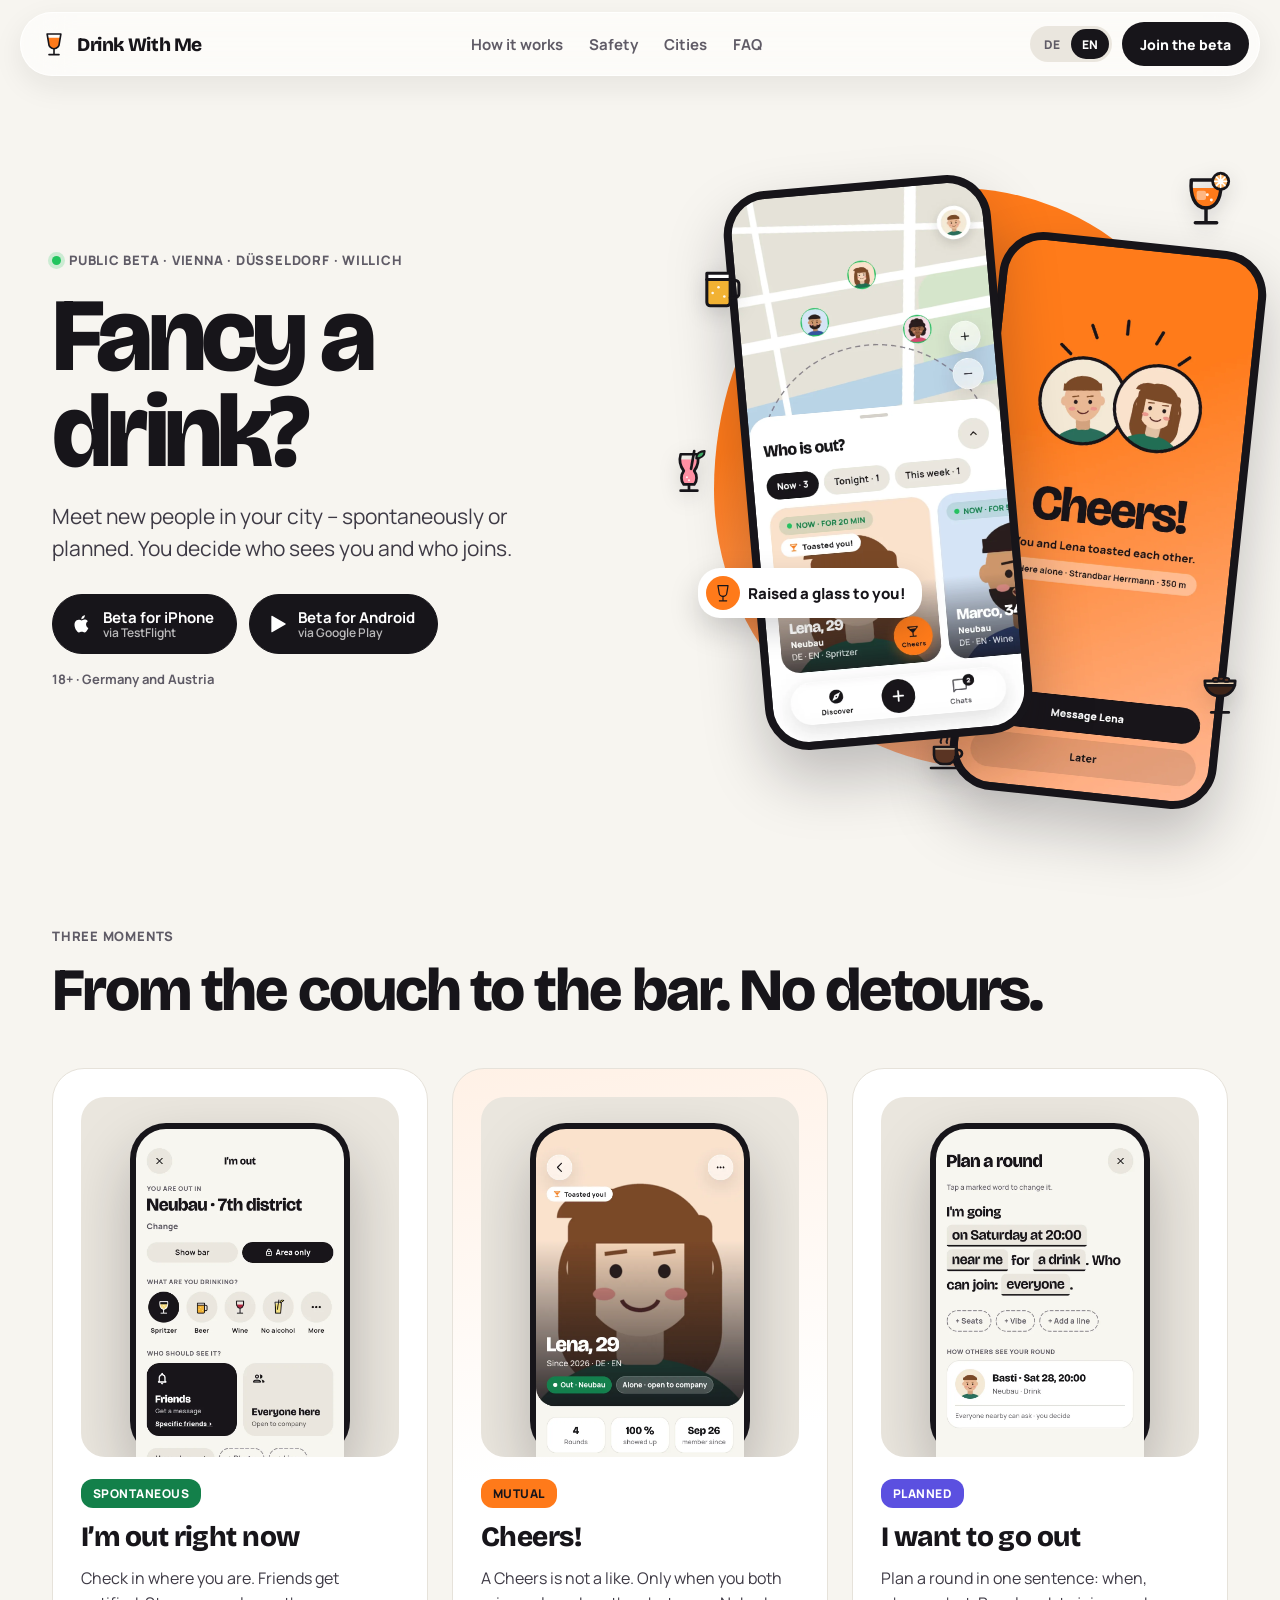
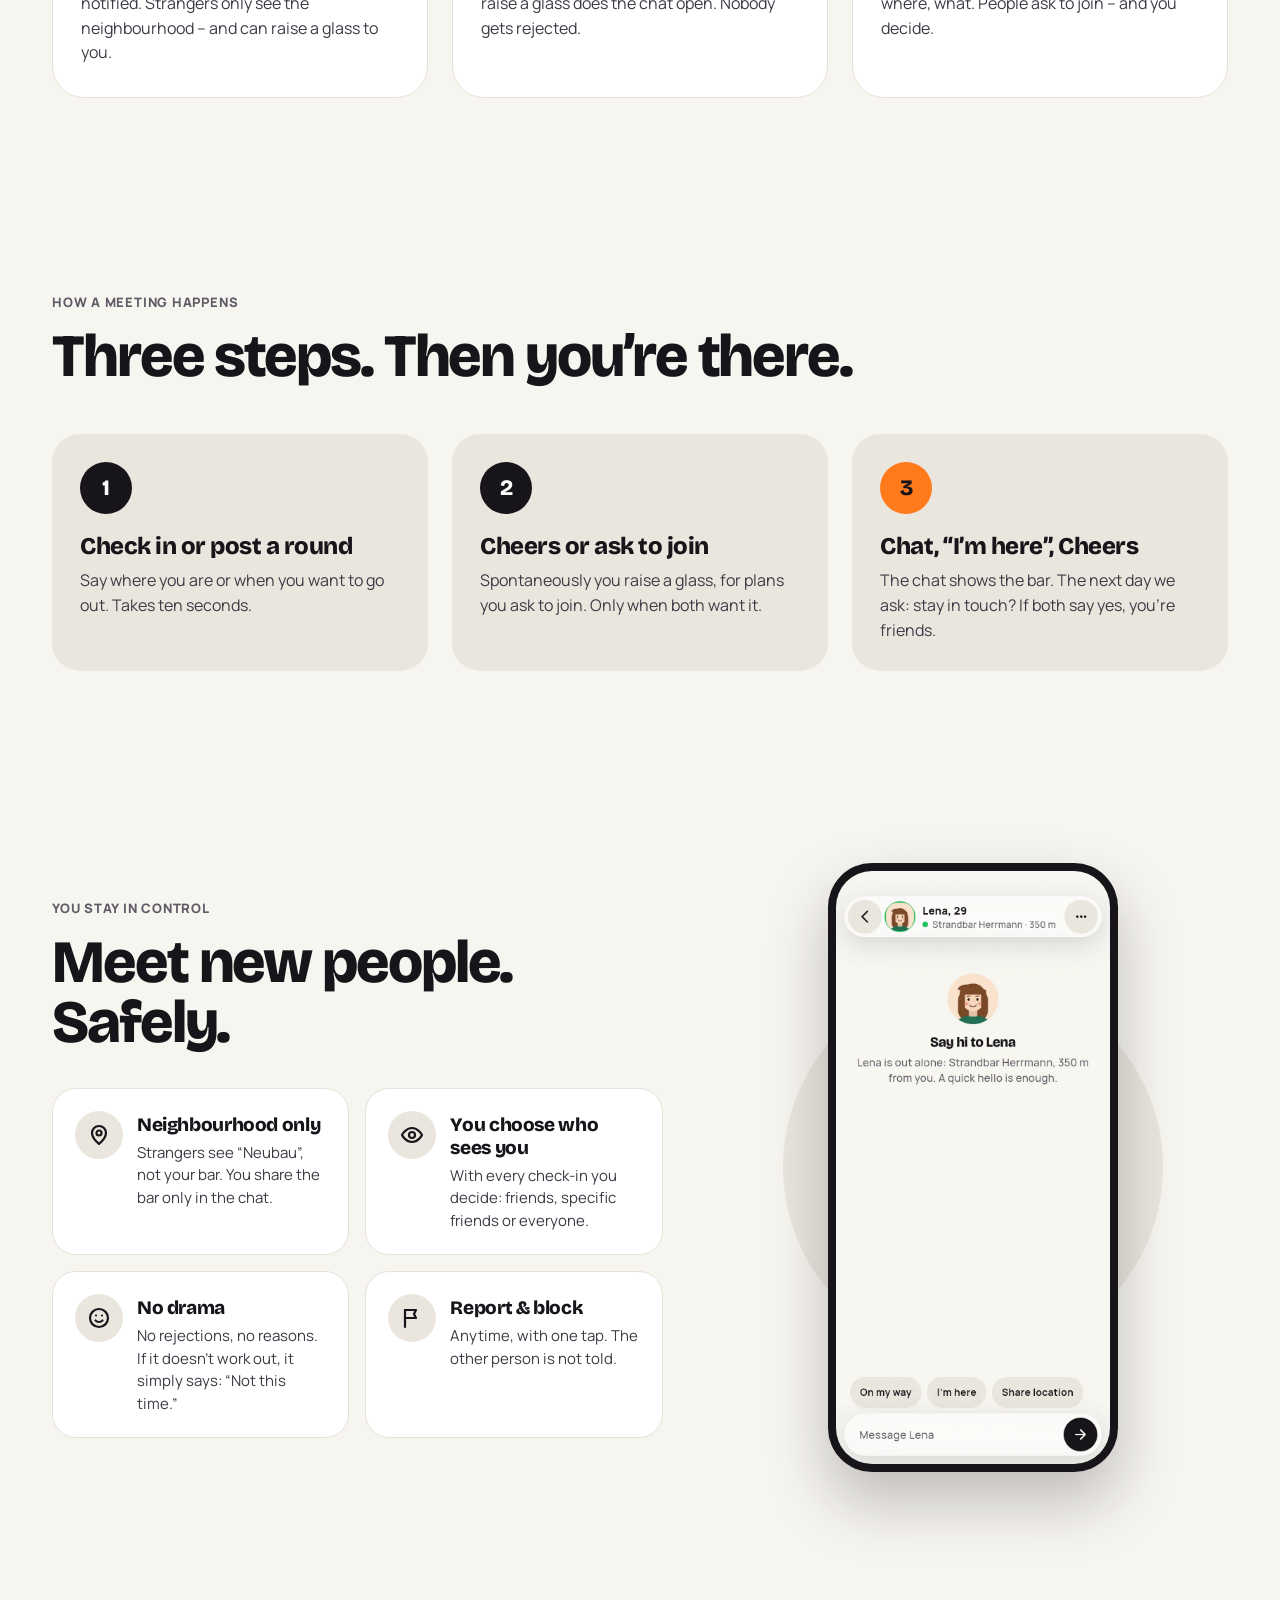
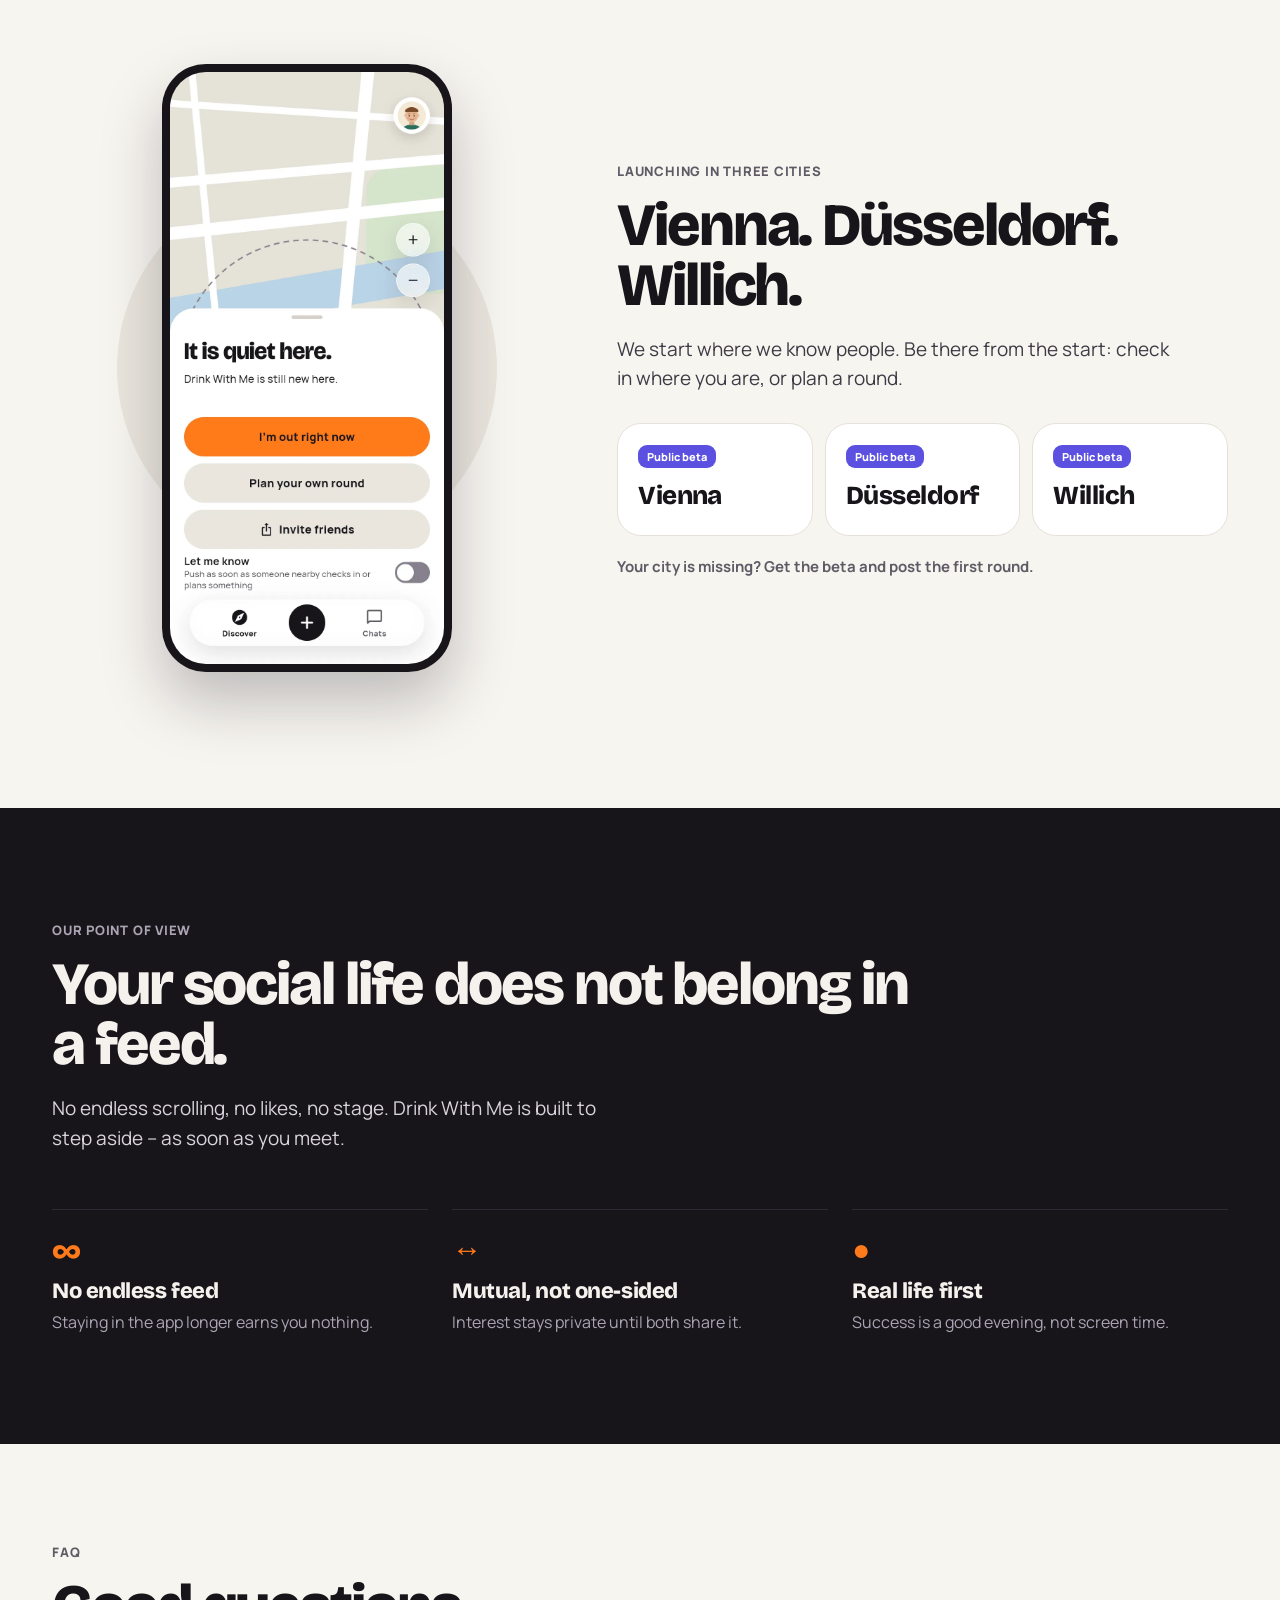
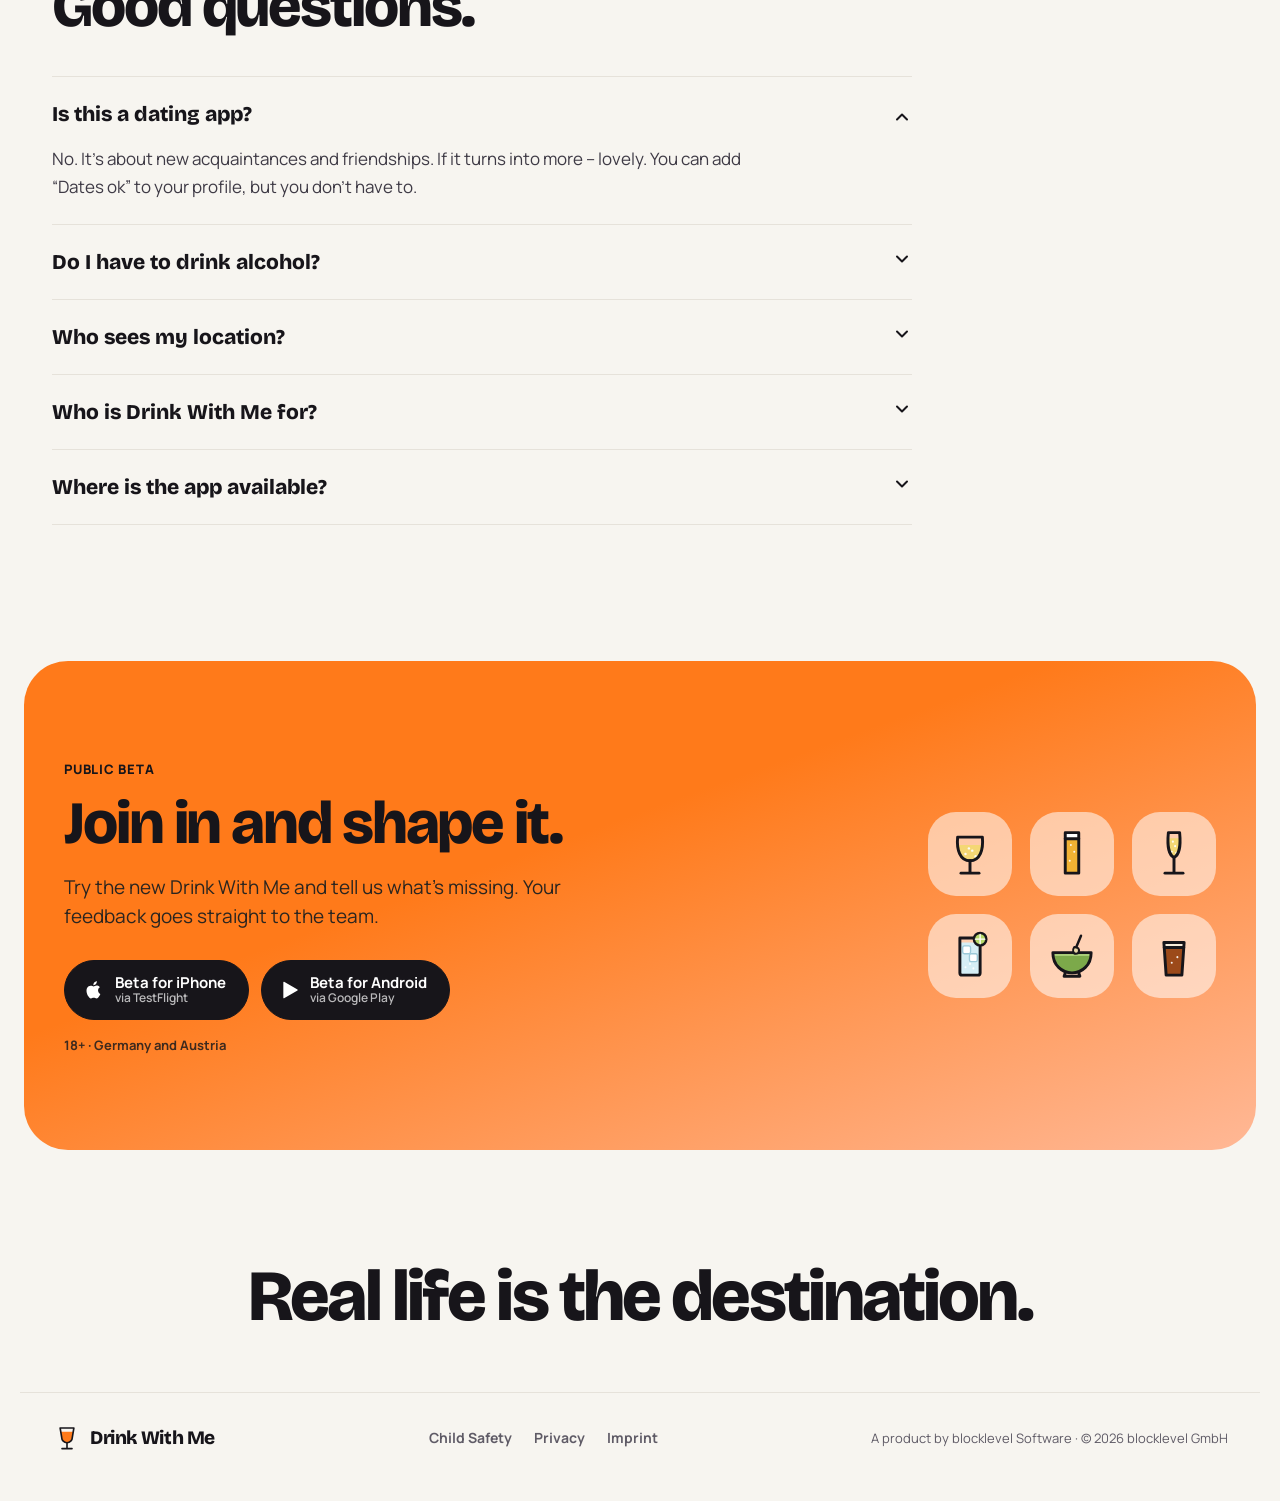
<file: en/index.html>
<!doctype html>
<html lang="en">
<head>
<meta charset="utf-8">
<meta name="viewport" content="width=device-width, initial-scale=1">
<title>Drink With Me – Fancy a drink? Meet new people in your city</title>
<meta name="description" content="Meet new people in your city – spontaneously or planned. Check in, raise a glass to each other, plan rounds. Public beta in Vienna, Düsseldorf and Willich.">
<meta name="theme-color" content="#FF7A1A">
<link rel="canonical" href="https://drink-with-me.net/en/">
<link rel="alternate" hreflang="de" href="https://drink-with-me.net/">
<link rel="alternate" hreflang="en" href="https://drink-with-me.net/en/">
<link rel="alternate" hreflang="x-default" href="https://drink-with-me.net/">
<script src="/assets/js/lang.js"></script>
<link rel="icon" href="/favicon.ico" sizes="48x48">
<link rel="icon" href="/favicon.svg" type="image/svg+xml">
<link rel="apple-touch-icon" href="/apple-touch-icon.png">
<link rel="manifest" href="/site.webmanifest">
<meta property="og:type" content="website">
<meta property="og:site_name" content="Drink With Me">
<meta property="og:locale" content="en_GB">
<meta property="og:title" content="Drink With Me – Fancy a drink? Meet new people in your city">
<meta property="og:description" content="Meet new people in your city – spontaneously or planned. Check in, raise a glass to each other, plan rounds. Public beta in Vienna, Düsseldorf and Willich.">
<meta property="og:url" content="https://drink-with-me.net/en/">
<meta property="og:image" content="https://drink-with-me.net/assets/img/og-en.png">
<meta property="og:image:width" content="1200">
<meta property="og:image:height" content="630">
<meta name="twitter:card" content="summary_large_image">
<link rel="preload" href="/assets/fonts/BricolageGrotesque-Variable.woff2" as="font" type="font/woff2" crossorigin>
<link rel="preload" href="/assets/fonts/Manrope-Variable.woff2" as="font" type="font/woff2" crossorigin>
<link rel="stylesheet" href="/assets/css/site.css">
</head>
<body>

<div class="lp" id="top">
  <header class="nav">
    <a class="brand" href="#top" aria-label="Drink With Me"><svg width="30" height="30" viewBox="0 0 48 48" fill="none" stroke="currentColor" stroke-width="2.6" stroke-linecap="round" stroke-linejoin="round" aria-hidden="true" xmlns="http://www.w3.org/2000/svg"><defs><clipPath id="dwdrink1"><path d="M13 8 H35 L32.5 23 A8.5 8.5 0 0 1 15.5 23 Z"></path></clipPath></defs><g clip-path="url(#dwdrink1)" stroke="none"><rect x="0" y="14" width="48" height="48" fill="#FF7A1A"></rect></g><path d="M13 8 H35 L32.5 23 A8.5 8.5 0 0 1 15.5 23 Z"></path><path d="M24 31.5 V40"></path><path d="M16 41 H32"></path></svg><span>Drink With Me</span></a>
    <nav class="links" aria-label="Page navigation"><a href="#momente">How it works</a><a href="#sicherheit">Safety</a><a href="#staedte">Cities</a><a href="#faq">FAQ</a></nav>
    <div class="navr">
      <nav class="lang" aria-label="Language"><a href="/?lang=de" data-set-lang="de" hreflang="de" lang="de">DE</a><a href="/en/" data-set-lang="en" hreflang="en" lang="en" aria-current="page" class="on">EN</a></nav>
      <a class="navcta" href="#beta">Join the beta</a>
    </div>
  </header>
  <main>

  <section class="hero">
    <div class="herotext">
      <span class="eyebrow live"><i></i>Public beta · Vienna · Düsseldorf · Willich</span>
      <h1>Fancy a drink?</h1>
      <p class="lead">Meet new people in your city – spontaneously or planned. You decide who sees you and who joins.</p>
      <div class="stores">
      <a class="store dark" href="https://testflight.apple.com/join/axvwhX94?utm_source=drinkwithme_site&amp;utm_medium=website&amp;utm_campaign=public_beta_2026&amp;utm_content=ios" target="_blank" rel="noopener"><svg width="22" height="22" viewBox="0 0 24 24" fill="currentColor" aria-hidden="true"><path d="M16.4 12.6c0-2.4 2-3.5 2-3.6-1.1-1.6-2.8-1.8-3.4-1.8-1.4-.1-2.8.9-3.5.9-.7 0-1.9-.9-3.1-.8-1.6 0-3 .9-3.8 2.3-1.6 2.8-.4 7 1.2 9.3.8 1.1 1.7 2.4 2.9 2.3 1.2 0 1.6-.7 3-.7s1.8.7 3.1.7c1.3 0 2.1-1.1 2.8-2.3.9-1.3 1.3-2.6 1.3-2.6s-2.5-1-2.5-3.7zM14.1 5.5c.6-.8 1.1-1.9 1-3-1 0-2.1.7-2.8 1.4-.6.7-1.1 1.8-1 2.9 1.1.1 2.1-.5 2.8-1.3z"></path></svg><span><b>Beta for iPhone</b><small>via TestFlight</small></span></a>
      <a class="store dark" href="https://play.google.com/apps/testing/me.drinkwith.drink_with_me?utm_source=drinkwithme_site&amp;utm_medium=website&amp;utm_campaign=public_beta_2026&amp;utm_content=android" target="_blank" rel="noopener"><svg width="20" height="20" viewBox="0 0 24 24" fill="currentColor" aria-hidden="true"><path d="M4 2.8v18.4c0 .5.5.8.9.6L21 12.6c.4-.2.4-.9 0-1.1L4.9 2.2c-.4-.2-.9.1-.9.6z"></path></svg><span><b>Beta for Android</b><small>via Google Play</small></span></a>
    </div>
      <span class="meta">18+ · Germany and Austria</span>
    </div>
    <div class="heroart" aria-hidden="false">
      <div class="blob"></div>
      <span class="fi fi0" aria-hidden="true"><svg width="64" height="64" viewBox="0 0 48 48" fill="none" stroke="currentColor" stroke-width="2.6" stroke-linecap="round" stroke-linejoin="round" aria-hidden="true" xmlns="http://www.w3.org/2000/svg"><defs><clipPath id="dwaperol2"><path d="M13 9 C12 20 15 30 24 30 C33 30 36 20 35 9 Z"></path></clipPath></defs><g clip-path="url(#dwaperol2)" stroke="none"><rect x="0" y="15" width="48" height="48" fill="#FF7A1A"></rect><rect x="17" y="17" width="7" height="7" rx="1.5" fill="#FFFFFF" fill-opacity="0.45"></rect><circle cx="28" cy="24" r="1.1" fill="#FFFFFF" fill-opacity="0.9"></circle><circle cx="25" cy="20" r="1.1" fill="#FFFFFF" fill-opacity="0.9"></circle></g><path d="M13 9 C12 20 15 30 24 30 C33 30 36 20 35 9 Z"></path><path d="M24 30 V40"></path><path d="M16 41 H32"></path><circle cx="35" cy="10" r="6" fill="#FFB05C" stroke="currentColor" stroke-width="2.2"></circle><path d="M35 5.5 V14.5 M30.5 10 H39.5 M31.8 6.8 L38.2 13.2 M38.2 6.8 L31.8 13.2" stroke="#FFFFFF" stroke-width="1.2"></path></svg></span><span class="fi fi1" aria-hidden="true"><svg width="56" height="56" viewBox="0 0 48 48" fill="none" stroke="currentColor" stroke-width="2.6" stroke-linecap="round" stroke-linejoin="round" aria-hidden="true" xmlns="http://www.w3.org/2000/svg"><defs><clipPath id="dwbier3"><path d="M11 13 H31 V38 A3 3 0 0 1 28 41 H14 A3 3 0 0 1 11 38 Z"></path></clipPath></defs><g clip-path="url(#dwbier3)" stroke="none"><rect x="0" y="18" width="48" height="48" fill="#F2B233"></rect><path d="M9 18 C9 12 13 10 16 12 C17 8 23 8 25 11 C28 9 33 11 33 16 L33 19 H9 Z" fill="#FFFFFF"></path><circle cx="16" cy="30" r="1.1" fill="#FFFFFF" fill-opacity="0.9"></circle><circle cx="21" cy="25" r="1.1" fill="#FFFFFF" fill-opacity="0.9"></circle><circle cx="26" cy="33" r="1.1" fill="#FFFFFF" fill-opacity="0.9"></circle></g><path d="M11 13 H31 V38 A3 3 0 0 1 28 41 H14 A3 3 0 0 1 11 38 Z"></path><path d="M31 19 H35 A3.5 3.5 0 0 1 38.5 22.5 V30.5 A3.5 3.5 0 0 1 35 34 H31"></path><path d="M11 18.5 H31"></path></svg></span><span class="fi fi2" aria-hidden="true"><svg width="52" height="52" viewBox="0 0 48 48" fill="none" stroke="currentColor" stroke-width="2.6" stroke-linecap="round" stroke-linejoin="round" aria-hidden="true" xmlns="http://www.w3.org/2000/svg"><defs><clipPath id="dwespressomartini4"><path d="M10 12 H38 C38 21 31 26 24 26 C17 26 10 21 10 12 Z"></path></clipPath></defs><g clip-path="url(#dwespressomartini4)" stroke="none"><rect x="0" y="12" width="48" height="48" fill="#3E2418"></rect><rect x="6" y="12" width="36" height="4" fill="#EBD3B0"></rect></g><path d="M10 12 H38 C38 21 31 26 24 26 C17 26 10 21 10 12 Z"></path><path d="M24 26 V40"></path><path d="M16 41 H32"></path><path d="M10.5 16 H37.5"></path><ellipse cx="20" cy="11" rx="2.6" ry="1.8" fill="#5A3423" stroke="currentColor" stroke-width="1.6"></ellipse><ellipse cx="25" cy="10" rx="2.6" ry="1.8" fill="#5A3423" stroke="currentColor" stroke-width="1.6"></ellipse><ellipse cx="30" cy="11" rx="2.6" ry="1.8" fill="#5A3423" stroke="currentColor" stroke-width="1.6"></ellipse></svg></span><span class="fi fi3" aria-hidden="true"><svg width="48" height="48" viewBox="0 0 48 48" fill="none" stroke="currentColor" stroke-width="2.6" stroke-linecap="round" stroke-linejoin="round" aria-hidden="true" xmlns="http://www.w3.org/2000/svg"><defs><clipPath id="dwkaffee5"><path d="M10 19 H32 V27 A9 9 0 0 1 23 36 H19 A9 9 0 0 1 10 27 Z"></path></clipPath></defs><g clip-path="url(#dwkaffee5)" stroke="none"><rect x="0" y="21" width="48" height="48" fill="#5A3423"></rect><rect x="8" y="19" width="26" height="2.5" fill="#EBD3B0"></rect></g><path d="M10 19 H32 V27 A9 9 0 0 1 23 36 H19 A9 9 0 0 1 10 27 Z"></path><path d="M32 22 H34.5 A3.5 3.5 0 0 1 34.5 29 H31.2"></path><path d="M7 40 H37"></path><path d="M17 15 C15.5 13 18.5 11.5 17 9 M23 15 C21.5 13 24.5 11.5 23 9" stroke="currentColor" stroke-width="2"></path></svg></span><span class="fi fi4" aria-hidden="true"><svg width="50" height="50" viewBox="0 0 48 48" fill="none" stroke="currentColor" stroke-width="2.6" stroke-linecap="round" stroke-linejoin="round" aria-hidden="true" xmlns="http://www.w3.org/2000/svg"><defs><clipPath id="dwmocktail6"><path d="M16 6 C14 13 16 18 19 22 C16 26 16 32 19 35 H29 C32 32 32 26 29 22 C32 18 34 13 32 6 Z"></path></clipPath></defs><g clip-path="url(#dwmocktail6)" stroke="none"><rect x="0" y="11" width="48" height="48" fill="#FF8FA3"></rect><circle cx="22" cy="28" r="0.95" fill="#FFFFFF" fill-opacity="0.9"></circle><circle cx="26" cy="17" r="0.95" fill="#FFFFFF" fill-opacity="0.9"></circle><circle cx="24" cy="31" r="0.95" fill="#FFFFFF" fill-opacity="0.9"></circle></g><path d="M16 6 C14 13 16 18 19 22 C16 26 16 32 19 35 H29 C32 32 32 26 29 22 C32 18 34 13 32 6 Z"></path><path d="M24 35 V40"></path><path d="M16 41 H32"></path><path d="M29 3 L26 20"></path><path d="M31 10 C31 5 35 3 39 3 C39 7 36 10 31 10 Z" fill="#3FA864" stroke="currentColor" stroke-width="2"></path></svg></span>
      <div class="phone p1"><picture><source srcset="/assets/img/screens/en/MainV3Day.webp" type="image/webp"><img fetchpriority="high" src="/assets/img/screens/en/MainV3Day.png" alt="Discover: who is out right now" width="390" height="844"></picture></div>
      <div class="phone p2"><picture><source srcset="/assets/img/screens/en/ProstMomentV3Day.webp" type="image/webp"><img src="/assets/img/screens/en/ProstMomentV3Day.png" alt="Cheers moment after a mutual Cheers" width="390" height="844"></picture></div>
      <span class="heropill"><b><svg width="22" height="22" viewBox="0 0 48 48" fill="none" stroke="currentColor" stroke-width="2.6" stroke-linecap="round" stroke-linejoin="round" aria-hidden="true" xmlns="http://www.w3.org/2000/svg"><defs><clipPath id="dwdrink7"><path d="M13 8 H35 L32.5 23 A8.5 8.5 0 0 1 15.5 23 Z"></path></clipPath></defs><g clip-path="url(#dwdrink7)" stroke="none"><rect x="0" y="14" width="48" height="48" fill="#FF7A1A"></rect></g><path d="M13 8 H35 L32.5 23 A8.5 8.5 0 0 1 15.5 23 Z"></path><path d="M24 31.5 V40"></path><path d="M16 41 H32"></path></svg></b>Raised a glass to you!</span>
    </div>
  </section>

  <section class="sec" id="momente">
    <span class="eyebrow">Three moments</span>
    <h2>From the couch to the bar. No detours.</h2>
    <div class="moments">
      <article class="moment"><div class="shot"><div class="phone "><picture><source srcset="/assets/img/screens/en/CheckInV3Day.webp" type="image/webp"><img loading="lazy" decoding="async" src="/assets/img/screens/en/CheckInV3Day.png" alt="Check-in: I’m out right now" width="390" height="844"></picture></div></div><span class="tag live">Spontaneous</span><h3>I’m out right now</h3><p>Check in where you are. Friends get notified. Strangers only see the neighbourhood – and can raise a glass to you.</p></article>
      <article class="moment hot"><div class="shot"><div class="phone "><picture><source srcset="/assets/img/screens/en/PersonV3Day.webp" type="image/webp"><img loading="lazy" decoding="async" src="/assets/img/screens/en/PersonV3Day.png" alt="Profile showing someone raised a glass to you" width="390" height="844"></picture></div></div><span class="tag aperol">Mutual</span><h3>Cheers!</h3><p>A Cheers is not a like. Only when you both raise a glass does the chat open. Nobody gets rejected.</p></article>
      <article class="moment"><div class="shot"><div class="phone "><picture><source srcset="/assets/img/screens/en/PlanV3Day.webp" type="image/webp"><img loading="lazy" decoding="async" src="/assets/img/screens/en/PlanV3Day.png" alt="Planning a round in one sentence" width="390" height="844"></picture></div></div><span class="tag planned">Planned</span><h3>I want to go out</h3><p>Plan a round in one sentence: when, where, what. People ask to join – and you decide.</p></article>
    </div>
  </section>

  <section class="sec how">
    <span class="eyebrow">How a meeting happens</span>
    <h2>Three steps. Then you’re there.</h2>
    <ol class="steps">
      <li><span class="num">1</span><h3>Check in or post a round</h3><p>Say where you are or when you want to go out. Takes ten seconds.</p></li>
      <li><span class="num">2</span><h3>Cheers or ask to join</h3><p>Spontaneously you raise a glass, for plans you ask to join. Only when both want it.</p></li>
      <li><span class="num a">3</span><h3>Chat, “I’m here”, Cheers</h3><p>The chat shows the bar. The next day we ask: stay in touch? If both say yes, you’re friends.</p></li>
    </ol>
  </section>

  <section class="sec" id="sicherheit">
    <div class="split">
      <div>
        <span class="eyebrow">You stay in control</span>
        <h2>Meet new people. Safely.</h2>
        <div class="feats">
          <div class="feat"><span class="ic"><svg width="24" height="24" viewBox="0 0 24 24" fill="none" stroke="currentColor" stroke-width="2.2" stroke-linecap="round" stroke-linejoin="round" aria-hidden="true"><path d="M12 21s-7-6.2-7-11a7 7 0 0 1 14 0c0 4.8-7 11-7 11z"></path><circle cx="12" cy="10" r="2.5"></circle></svg></span><div><h3>Neighbourhood only</h3><p>Strangers see “Neubau”, not your bar. You share the bar only in the chat.</p></div></div>
          <div class="feat"><span class="ic"><svg width="24" height="24" viewBox="0 0 24 24" fill="none" stroke="currentColor" stroke-width="2.2" stroke-linecap="round" stroke-linejoin="round" aria-hidden="true"><path d="M2 12s3.5-7 10-7 10 7 10 7-3.5 7-10 7-10-7-10-7z"></path><circle cx="12" cy="12" r="3"></circle></svg></span><div><h3>You choose who sees you</h3><p>With every check-in you decide: friends, specific friends or everyone.</p></div></div>
          <div class="feat"><span class="ic"><svg width="24" height="24" viewBox="0 0 24 24" fill="none" stroke="currentColor" stroke-width="2.2" stroke-linecap="round" stroke-linejoin="round" aria-hidden="true"><circle cx="12" cy="12" r="9"></circle><path d="M8.5 14.5c1 1 2.2 1.5 3.5 1.5s2.5-.5 3.5-1.5"></path><path d="M9 9.5h.01M15 9.5h.01"></path></svg></span><div><h3>No drama</h3><p>No rejections, no reasons. If it doesn’t work out, it simply says: “Not this time.”</p></div></div>
          <div class="feat"><span class="ic"><svg width="24" height="24" viewBox="0 0 24 24" fill="none" stroke="currentColor" stroke-width="2.2" stroke-linecap="round" stroke-linejoin="round" aria-hidden="true"><path d="M5 21V4"></path><path d="M5 4h11l-2 4 2 4H5"></path></svg></span><div><h3>Report &amp; block</h3><p>Anytime, with one tap. The other person is not told.</p></div></div>
        </div>
      </div>
      <div class="safeart"><div class="phone "><picture><source srcset="/assets/img/screens/en/ChatV3Day.webp" type="image/webp"><img loading="lazy" decoding="async" src="/assets/img/screens/en/ChatV3Day.png" alt="Chat after a mutual Cheers with safety note" width="390" height="844"></picture></div></div>
    </div>
  </section>

  <section class="sec" id="staedte">
    <div class="split rev">
      <div class="cityart"><div class="phone "><picture><source srcset="/assets/img/screens/en/EmptyV3Day.webp" type="image/webp"><img loading="lazy" decoding="async" src="/assets/img/screens/en/EmptyV3Day.png" alt="Discover while it is still quiet around you" width="390" height="844"></picture></div></div>
      <div>
        <span class="eyebrow">Launching in three cities</span>
        <h2>Vienna. Düsseldorf. Willich.</h2>
        <p class="body">We start where we know people. Be there from the start: check in where you are, or plan a round.</p>
        <div class="cities">
          <div class="city"><span class="when">Public beta</span><h3>Vienna</h3></div>
          <div class="city"><span class="when">Public beta</span><h3>Düsseldorf</h3></div>
          <div class="city"><span class="when">Public beta</span><h3>Willich</h3></div>
        </div>
        <p class="miss">Your city is missing? Get the beta and post the first round.</p>
      </div>
    </div>
  </section>

  <section class="pov">
    <div class="povin">
      <span class="eyebrow">Our point of view</span>
      <h2>Your social life does not belong in a feed.</h2>
      <p class="body">No endless scrolling, no likes, no stage. Drink With Me is built to step aside – as soon as you meet.</p>
      <div class="povgrid">
        <div><b>∞</b><h3>No endless feed</h3><p>Staying in the app longer earns you nothing.</p></div>
        <div><b>↔</b><h3>Mutual, not one-sided</h3><p>Interest stays private until both share it.</p></div>
        <div><b>●</b><h3>Real life first</h3><p>Success is a good evening, not screen time.</p></div>
      </div>
    </div>
  </section>

  <section class="sec" id="faq">
    <span class="eyebrow">FAQ</span>
    <h2>Good questions.</h2>
    <div class="faq">
      <details class="qa" open><summary class="q"><span>Is this a dating app?</span><span class="chev"><svg width="20" height="20" viewBox="0 0 24 24" fill="none" stroke="currentColor" stroke-width="2.4" stroke-linecap="round" stroke-linejoin="round" aria-hidden="true"><path d="M6 9l6 6 6-6"></path></svg></span></summary><p class="a">No. It’s about new acquaintances and friendships. If it turns into more – lovely. You can add “Dates ok” to your profile, but you don’t have to.</p></details><details class="qa"><summary class="q"><span>Do I have to drink alcohol?</span><span class="chev"><svg width="20" height="20" viewBox="0 0 24 24" fill="none" stroke="currentColor" stroke-width="2.4" stroke-linecap="round" stroke-linejoin="round" aria-hidden="true"><path d="M6 9l6 6 6-6"></path></svg></span></summary><p class="a">No. Coffee, mate, lemonade or a mocktail: “drink” simply means a drink.</p></details><details class="qa"><summary class="q"><span>Who sees my location?</span><span class="chev"><svg width="20" height="20" viewBox="0 0 24 24" fill="none" stroke="currentColor" stroke-width="2.4" stroke-linecap="round" stroke-linejoin="round" aria-hidden="true"><path d="M6 9l6 6 6-6"></path></svg></span></summary><p class="a">Strangers only see the neighbourhood, friends see the bar. You share your location only if you want – once, in a chat. After 60 minutes it’s gone.</p></details><details class="qa"><summary class="q"><span>Who is Drink With Me for?</span><span class="chev"><svg width="20" height="20" viewBox="0 0 24 24" fill="none" stroke="currentColor" stroke-width="2.4" stroke-linecap="round" stroke-linejoin="round" aria-hidden="true"><path d="M6 9l6 6 6-6"></path></svg></span></summary><p class="a">For everyone 18+. Especially for people between 25 and 45 who are new in town or want to widen their circle.</p></details><details class="qa"><summary class="q"><span>Where is the app available?</span><span class="chev"><svg width="20" height="20" viewBox="0 0 24 24" fill="none" stroke="currentColor" stroke-width="2.4" stroke-linecap="round" stroke-linejoin="round" aria-hidden="true"><path d="M6 9l6 6 6-6"></path></svg></span></summary><p class="a">In public beta for iPhone and Android, in Germany and Austria. We’re launching in Vienna, Düsseldorf and Willich.</p></details>
    </div>
  </section>

  <section class="beta" id="beta">
    <div class="betain">
      <span class="eyebrow ink">Public beta</span>
      <h2>Join in and shape it.</h2>
      <p class="body">Try the new Drink With Me and tell us what’s missing. Your feedback goes straight to the team.</p>
      <div class="stores">
      <a class="store dark" href="https://testflight.apple.com/join/axvwhX94?utm_source=drinkwithme_site&amp;utm_medium=website&amp;utm_campaign=public_beta_2026&amp;utm_content=ios" target="_blank" rel="noopener"><svg width="22" height="22" viewBox="0 0 24 24" fill="currentColor" aria-hidden="true"><path d="M16.4 12.6c0-2.4 2-3.5 2-3.6-1.1-1.6-2.8-1.8-3.4-1.8-1.4-.1-2.8.9-3.5.9-.7 0-1.9-.9-3.1-.8-1.6 0-3 .9-3.8 2.3-1.6 2.8-.4 7 1.2 9.3.8 1.1 1.7 2.4 2.9 2.3 1.2 0 1.6-.7 3-.7s1.8.7 3.1.7c1.3 0 2.1-1.1 2.8-2.3.9-1.3 1.3-2.6 1.3-2.6s-2.5-1-2.5-3.7zM14.1 5.5c.6-.8 1.1-1.9 1-3-1 0-2.1.7-2.8 1.4-.6.7-1.1 1.8-1 2.9 1.1.1 2.1-.5 2.8-1.3z"></path></svg><span><b>Beta for iPhone</b><small>via TestFlight</small></span></a>
      <a class="store dark" href="https://play.google.com/apps/testing/me.drinkwith.drink_with_me?utm_source=drinkwithme_site&amp;utm_medium=website&amp;utm_campaign=public_beta_2026&amp;utm_content=android" target="_blank" rel="noopener"><svg width="20" height="20" viewBox="0 0 24 24" fill="currentColor" aria-hidden="true"><path d="M4 2.8v18.4c0 .5.5.8.9.6L21 12.6c.4-.2.4-.9 0-1.1L4.9 2.2c-.4-.2-.9.1-.9.6z"></path></svg><span><b>Beta for Android</b><small>via Google Play</small></span></a>
    </div>
      <span class="meta">18+ · Germany and Austria</span>
    </div>
    <div class="betaicons" aria-hidden="true"><span><svg width="54" height="54" viewBox="0 0 48 48" fill="none" stroke="currentColor" stroke-width="2.6" stroke-linecap="round" stroke-linejoin="round" aria-hidden="true" xmlns="http://www.w3.org/2000/svg"><defs><clipPath id="dwspritzer8"><path d="M13 9 C12 20 15 30 24 30 C33 30 36 20 35 9 Z"></path></clipPath></defs><g clip-path="url(#dwspritzer8)" stroke="none"><rect x="0" y="16" width="48" height="48" fill="#F4D774"></rect><circle cx="20" cy="24" r="1.1" fill="#FFFFFF" fill-opacity="0.9"></circle><circle cx="26" cy="21" r="1.1" fill="#FFFFFF" fill-opacity="0.9"></circle><circle cx="29" cy="26" r="1.1" fill="#FFFFFF" fill-opacity="0.9"></circle><circle cx="23" cy="19" r="1.1" fill="#FFFFFF" fill-opacity="0.9"></circle></g><path d="M13 9 C12 20 15 30 24 30 C33 30 36 20 35 9 Z"></path><path d="M24 30 V40"></path><path d="M16 41 H32"></path></svg></span><span><svg width="54" height="54" viewBox="0 0 48 48" fill="none" stroke="currentColor" stroke-width="2.6" stroke-linecap="round" stroke-linejoin="round" aria-hidden="true" xmlns="http://www.w3.org/2000/svg"><defs><clipPath id="dwkoelsch9"><path d="M18 5 V41 H30 V5 Z"></path></clipPath></defs><g clip-path="url(#dwkoelsch9)" stroke="none"><rect x="0" y="10" width="48" height="48" fill="#F2B233"></rect><rect x="14" y="5" width="20" height="5" fill="#FFFFFF"></rect><circle cx="22" cy="30" r="0.9" fill="#FFFFFF" fill-opacity="0.9"></circle><circle cx="26" cy="22" r="0.9" fill="#FFFFFF" fill-opacity="0.9"></circle><circle cx="23" cy="16" r="0.9" fill="#FFFFFF" fill-opacity="0.9"></circle></g><path d="M18 5 V41 H30 V5 Z"></path><path d="M18 10.5 H30"></path></svg></span><span><svg width="54" height="54" viewBox="0 0 48 48" fill="none" stroke="currentColor" stroke-width="2.6" stroke-linecap="round" stroke-linejoin="round" aria-hidden="true" xmlns="http://www.w3.org/2000/svg"><defs><clipPath id="dwsekt10"><path d="M19 5 C18 15 19 25 24 27 C29 25 30 15 29 5 Z"></path></clipPath></defs><g clip-path="url(#dwsekt10)" stroke="none"><rect x="0" y="10" width="48" height="48" fill="#F4D774"></rect><circle cx="22" cy="22" r="0.95" fill="#FFFFFF" fill-opacity="0.9"></circle><circle cx="25" cy="17" r="0.95" fill="#FFFFFF" fill-opacity="0.9"></circle><circle cx="23" cy="13" r="0.95" fill="#FFFFFF" fill-opacity="0.9"></circle><circle cx="26" cy="23" r="0.95" fill="#FFFFFF" fill-opacity="0.9"></circle></g><path d="M19 5 C18 15 19 25 24 27 C29 25 30 15 29 5 Z"></path><path d="M24 27 V40"></path><path d="M16 41 H32"></path></svg></span><span><svg width="54" height="54" viewBox="0 0 48 48" fill="none" stroke="currentColor" stroke-width="2.6" stroke-linecap="round" stroke-linejoin="round" aria-hidden="true" xmlns="http://www.w3.org/2000/svg"><defs><clipPath id="dwgintonic11"><path d="M15 8 V39 A2 2 0 0 0 17 41 H31 A2 2 0 0 0 33 39 V8 Z"></path></clipPath></defs><g clip-path="url(#dwgintonic11)" stroke="none"><rect x="0" y="12" width="48" height="48" fill="#D6EEF5"></rect><rect x="17.5" y="15" width="7" height="7" rx="1.5" fill="#FFFFFF" stroke="#9CC9D8" stroke-width="1.2"></rect><rect x="23.5" y="22" width="7" height="7" rx="1.5" fill="#FFFFFF" stroke="#9CC9D8" stroke-width="1.2"></rect><circle cx="20" cy="34" r="0.9" fill="#FFFFFF" fill-opacity="0.9"></circle><circle cx="27" cy="35" r="0.9" fill="#FFFFFF" fill-opacity="0.9"></circle><circle cx="24" cy="31" r="0.9" fill="#FFFFFF" fill-opacity="0.9"></circle></g><path d="M15 8 V39 A2 2 0 0 0 17 41 H31 A2 2 0 0 0 33 39 V8 Z"></path><circle cx="33" cy="9" r="5.5" fill="#B6D96B" stroke="currentColor" stroke-width="2.2"></circle><path d="M33 4.8 V13.2 M28.8 9 H37.2" stroke="#FFFFFF" stroke-width="1.2"></path></svg></span><span><svg width="54" height="54" viewBox="0 0 48 48" fill="none" stroke="currentColor" stroke-width="2.6" stroke-linecap="round" stroke-linejoin="round" aria-hidden="true" xmlns="http://www.w3.org/2000/svg"><defs><clipPath id="dwmatcha12"><path d="M7 21 H41 C41 32 33 39 24 39 C15 39 7 32 7 21 Z"></path></clipPath></defs><g clip-path="url(#dwmatcha12)" stroke="none"><rect x="0" y="21" width="48" height="48" fill="#7CA94A"></rect><rect x="5" y="21" width="38" height="3" fill="#A9CC77"></rect></g><path d="M7 21 H41 C41 32 33 39 24 39 C15 39 7 32 7 21 Z"></path><path d="M18 39 L17 42 H31 L30 39"></path><path d="M32 6 L27 18" stroke="currentColor" stroke-width="2.2"></path><path d="M26 16 C24 19 25 22 27.5 22 C30 22 31 19 29.5 17 Z" fill="#E8D7A6" stroke="currentColor" stroke-width="1.8"></path></svg></span><span><svg width="54" height="54" viewBox="0 0 48 48" fill="none" stroke="currentColor" stroke-width="2.6" stroke-linecap="round" stroke-linejoin="round" aria-hidden="true" xmlns="http://www.w3.org/2000/svg"><defs><clipPath id="dwaltbier13"><path d="M15 12 L17 41 H31 L33 12 Z"></path></clipPath></defs><g clip-path="url(#dwaltbier13)" stroke="none"><rect x="0" y="16" width="48" height="48" fill="#9C4A1A"></rect><rect x="10" y="12" width="28" height="4.5" fill="#F6EBD9"></rect><circle cx="22" cy="30" r="0.9" fill="#FFFFFF" fill-opacity="0.9"></circle><circle cx="27" cy="25" r="0.9" fill="#FFFFFF" fill-opacity="0.9"></circle></g><path d="M15 12 L17 41 H31 L33 12 Z"></path><path d="M15.4 16.5 H32.6"></path></svg></span></div>
  </section>

  <section class="closing"><h2>Real life is the destination.</h2></section>
  </main>


  <footer class="foot">
    <a class="brand" href="#top"><svg width="30" height="30" viewBox="0 0 48 48" fill="none" stroke="currentColor" stroke-width="2.6" stroke-linecap="round" stroke-linejoin="round" aria-hidden="true" xmlns="http://www.w3.org/2000/svg"><defs><clipPath id="dwdrink14"><path d="M13 8 H35 L32.5 23 A8.5 8.5 0 0 1 15.5 23 Z"></path></clipPath></defs><g clip-path="url(#dwdrink14)" stroke="none"><rect x="0" y="14" width="48" height="48" fill="#FF7A1A"></rect></g><path d="M13 8 H35 L32.5 23 A8.5 8.5 0 0 1 15.5 23 Z"></path><path d="M24 31.5 V40"></path><path d="M16 41 H32"></path></svg><span>Drink With Me</span></a>
    <nav class="legal" aria-label="Legal"><a href="/child-safety.html?lang=en">Child Safety</a><a href="/privacy.html?lang=en">Privacy</a><a href="/impressum.html?lang=en">Imprint</a></nav>
    <span class="by">A product by blocklevel Software · © 2026 blocklevel GmbH</span>
  </footer>
</div>

</body>
</html>
</file>
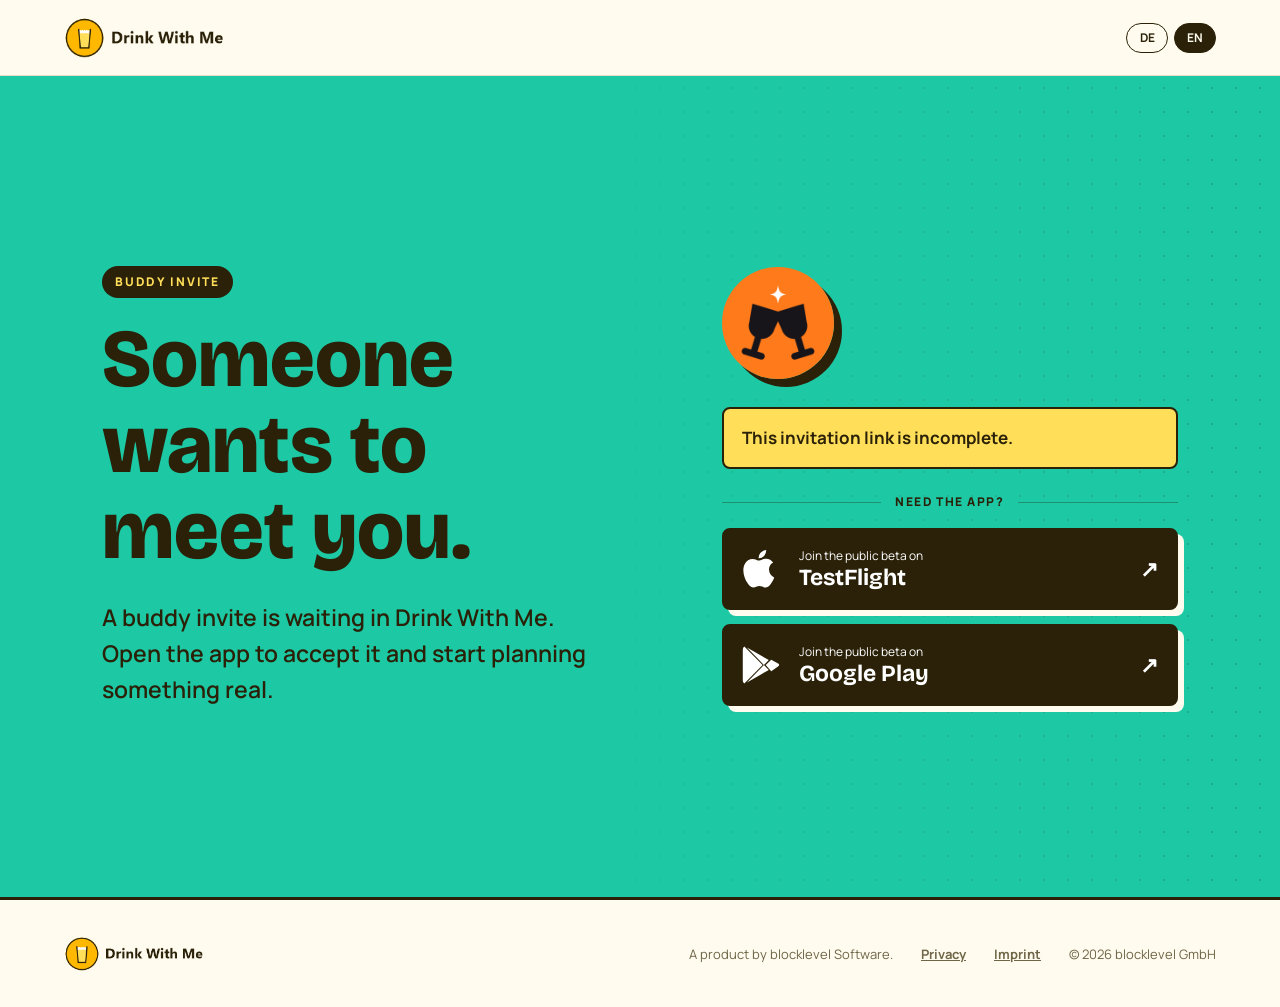
<file: invite/index.html>
<!doctype html>
<html lang="en">
<head>
  <meta charset="utf-8">
  <meta name="viewport" content="width=device-width, initial-scale=1">
  <meta name="description" content="Accept a buddy invitation to Drink With Me.">
  <meta name="robots" content="noindex,nofollow">
  <meta name="referrer" content="no-referrer">
  <meta name="theme-color" content="#1dc9a4">
  <title>Your Drink With Me invitation</title>
  <link rel="icon" href="/favicon.ico" sizes="48x48">
  <link rel="icon" href="/favicon.svg" type="image/svg+xml">
  <link rel="apple-touch-icon" href="/apple-touch-icon.png">
  <link rel="manifest" href="/site.webmanifest">
  <link rel="stylesheet" href="../styles.css?v=20261126-1">
  <link rel="stylesheet" href="styles.css?v=20261126-1">
</head>
<body class="invite-page">
  <header class="site-header">
    <a class="brand" href="../" aria-label="Drink With Me home" data-i18n-attr="aria-label:brandAriaLabel">
      <img src="../assets/logo-banner.png" alt="Drink With Me">
    </a>
    <div class="lang-toggle" role="group" aria-label="Language switch">
      <button type="button" data-set-lang="de" aria-pressed="false">DE</button>
      <button type="button" data-set-lang="en" aria-pressed="true">EN</button>
    </div>
  </header>

  <main class="invite-main" id="invite-main">
    <section class="invite-copy" aria-labelledby="invite-title">
      <p class="eyebrow" data-i18n="eyebrow">Buddy invite</p>
      <h1 id="invite-title" data-i18n="title">Someone wants to meet you.</h1>
      <p data-i18n="copy">A buddy invite is waiting in Drink With Me. Open the app to accept it and start planning something real.</p>
    </section>

    <section class="invite-actions" aria-label="Accept invitation" data-i18n-attr="aria-label:actionsAria">
      <img class="invite-app-icon" src="../assets/app-icon.png" alt="Drink With Me app icon">
      <p class="invite-status" id="invite-status" aria-live="polite" data-i18n="status">Your invitation is ready.</p>
      <a class="primary-link invite-open" id="open-app" href="#" data-i18n="openApp">Open Drink With Me</a>
      <p class="invite-helper" data-i18n="helper">Installing first? Return to this page afterward to continue.</p>
      <div class="invite-divider"><span data-i18n="needApp">Need the app?</span></div>
      <div class="store-links" aria-label="Public beta downloads" data-i18n-attr="aria-label:downloadsAria">
        <a class="store-link" href="https://testflight.apple.com/join/axvwhX94?utm_source=drinkwithme_site&amp;utm_medium=website&amp;utm_campaign=public_beta_2026&amp;utm_content=invite_ios" data-i18n-attr="aria-label:testFlightAria">
          <svg class="store-icon" viewBox="0 0 24 24" aria-hidden="true">
            <path d="M17.05 12.54c-.03-3.04 2.48-4.5 2.59-4.57a5.56 5.56 0 0 0-4.38-2.37c-1.84-.2-3.63 1.1-4.57 1.1-.96 0-2.4-1.08-3.96-1.05a5.8 5.8 0 0 0-4.87 2.98c-2.12 3.67-.54 9.07 1.49 12.04 1.02 1.46 2.2 3.08 3.76 3.02 1.53-.06 2.1-.97 3.95-.97 1.83 0 2.37.97 3.96.93 1.64-.02 2.67-1.46 3.65-2.93a12.04 12.04 0 0 0 1.67-3.4 5.24 5.24 0 0 1-3.24-4.78ZM14.06 3.64A5.34 5.34 0 0 0 15.28 0a5.5 5.5 0 0 0-3.56 1.73 5.09 5.09 0 0 0-1.25 3.5 4.56 4.56 0 0 0 3.59-1.59Z"/>
          </svg>
          <span><small data-i18n="testFlightKicker">Join the public beta on</small><strong>TestFlight</strong></span>
          <span class="store-arrow" aria-hidden="true">↗</span>
        </a>
        <a class="store-link" href="https://play.google.com/apps/testing/me.drinkwith.drink_with_me?utm_source=drinkwithme_site&amp;utm_medium=website&amp;utm_campaign=public_beta_2026&amp;utm_content=invite_android" data-i18n-attr="aria-label:googlePlayAria">
          <svg class="store-icon" viewBox="0 0 24 24" aria-hidden="true">
            <path d="M1.47.34A2.2 2.2 0 0 0 .5 2.18v19.64c0 .76.37 1.43.97 1.84L13 12 1.47.34Zm1.64.67 13.82 7.84-3.08 3.08L3.11 1.01Zm0 21.98 10.74-10.92 3.08 3.08L3.11 22.99Zm15.35-7.02L15 12.07l3.46-3.46 4.07 2.31c1.29.73 1.29 1.43 0 2.16l-4.07 2.89Z"/>
          </svg>
          <span><small data-i18n="googlePlayKicker">Join the public beta on</small><strong>Google Play</strong></span>
          <span class="store-arrow" aria-hidden="true">↗</span>
        </a>
      </div>
    </section>
  </main>

  <footer>
    <img src="../assets/logo-banner.png" alt="Drink With Me">
    <p data-i18n="footerProduct">A product by blocklevel Software.</p>
    <a href="../privacy.html" data-i18n="footerPrivacy">Privacy</a>
    <a href="../impressum.html" data-i18n="footerImprint">Imprint</a>
    <span>© 2026 blocklevel GmbH</span>
  </footer>

  <script>
    (function () {
      var supported = ['de', 'en'];
      var storageKey = 'dwm-lang';
      var token = new URLSearchParams(window.location.search).get('token') || '';
      var validToken = /^[0-9a-f]{32}$/i.test(token);
      var main = document.getElementById('invite-main');
      var openApp = document.getElementById('open-app');

      if (validToken) {
        openApp.href = 'me.drinkwith.drinkwithme://invite?token=' + encodeURIComponent(token.toLowerCase());
      } else {
        main.classList.add('invite-invalid');
      }

      function detectBrowserLanguage() {
        var preferred = (navigator.languages && navigator.languages[0]) || navigator.language || 'en';
        return preferred.toLowerCase().startsWith('de') ? 'de' : 'en';
      }

      function readStoredLanguage() {
        try {
          var stored = localStorage.getItem(storageKey);
          return supported.indexOf(stored) >= 0 ? stored : null;
        } catch {
          return null;
        }
      }

      function storeLanguage(lang) {
        try {
          localStorage.setItem(storageKey, lang);
        } catch {
          // Ignore storage failures (private mode / disabled storage).
        }
      }

      var translations = {
        de: {
          pageTitle: 'Deine Drink With Me Einladung',
          pageDescription: 'Nimm eine Buddy-Einladung zu Drink With Me an.',
          brandAriaLabel: 'Drink With Me Startseite',
          eyebrow: 'Buddy-Einladung',
          title: 'Jemand möchte dich treffen.',
          copy: 'Eine Buddy-Einladung wartet in Drink With Me auf dich. Öffne die App, nimm sie an und plant etwas Echtes.',
          status: validToken ? 'Deine Einladung ist bereit.' : 'Dieser Einladungslink ist unvollständig.',
          actionsAria: 'Einladung annehmen',
          openApp: 'Drink With Me öffnen',
          helper: 'Du installierst die App zuerst? Kehre danach zu dieser Seite zurück.',
          needApp: 'Du brauchst die App?',
          downloadsAria: 'Downloads für die öffentliche Beta',
          testFlightKicker: 'Öffentliche Beta über',
          testFlightAria: 'An der öffentlichen Beta über TestFlight teilnehmen',
          googlePlayKicker: 'Öffentliche Beta bei',
          googlePlayAria: 'An der öffentlichen Beta bei Google Play teilnehmen',
          footerProduct: 'Ein Produkt von blocklevel Software.',
          footerPrivacy: 'Datenschutz',
          footerImprint: 'Impressum'
        },
        en: {
          pageTitle: 'Your Drink With Me invitation',
          pageDescription: 'Accept a buddy invitation to Drink With Me.',
          brandAriaLabel: 'Drink With Me home',
          eyebrow: 'Buddy invite',
          title: 'Someone wants to meet you.',
          copy: 'A buddy invite is waiting in Drink With Me. Open the app to accept it and start planning something real.',
          status: validToken ? 'Your invitation is ready.' : 'This invitation link is incomplete.',
          actionsAria: 'Accept invitation',
          openApp: 'Open Drink With Me',
          helper: 'Installing first? Return to this page afterward to continue.',
          needApp: 'Need the app?',
          downloadsAria: 'Public beta downloads',
          testFlightKicker: 'Join the public beta on',
          testFlightAria: 'Join the public beta on TestFlight',
          googlePlayKicker: 'Join the public beta on',
          googlePlayAria: 'Join the public beta on Google Play',
          footerProduct: 'A product by blocklevel Software.',
          footerPrivacy: 'Privacy',
          footerImprint: 'Imprint'
        }
      };

      function applyLanguage(lang) {
        var translation = translations[lang];
        if (!translation) return;
        document.documentElement.lang = lang;
        document.title = translation.pageTitle;
        document.querySelector('meta[name="description"]').setAttribute('content', translation.pageDescription);
        document.querySelectorAll('[data-i18n]').forEach(function (element) {
          var key = element.getAttribute('data-i18n');
          if (translation[key]) element.textContent = translation[key];
        });
        document.querySelectorAll('[data-i18n-attr]').forEach(function (element) {
          (element.getAttribute('data-i18n-attr') || '').split(',').forEach(function (mapping) {
            var parts = mapping.split(':');
            if (parts.length === 2 && translation[parts[1].trim()]) {
              element.setAttribute(parts[0].trim(), translation[parts[1].trim()]);
            }
          });
        });
        document.querySelectorAll('[data-set-lang]').forEach(function (button) {
          button.setAttribute('aria-pressed', button.getAttribute('data-set-lang') === lang ? 'true' : 'false');
        });
        storeLanguage(lang);
      }

      document.querySelectorAll('[data-set-lang]').forEach(function (button) {
        button.addEventListener('click', function () {
          applyLanguage(button.getAttribute('data-set-lang'));
        });
      });

      applyLanguage(readStoredLanguage() || detectBrowserLanguage());
    })();
  </script>
</body>
</html>
</file>
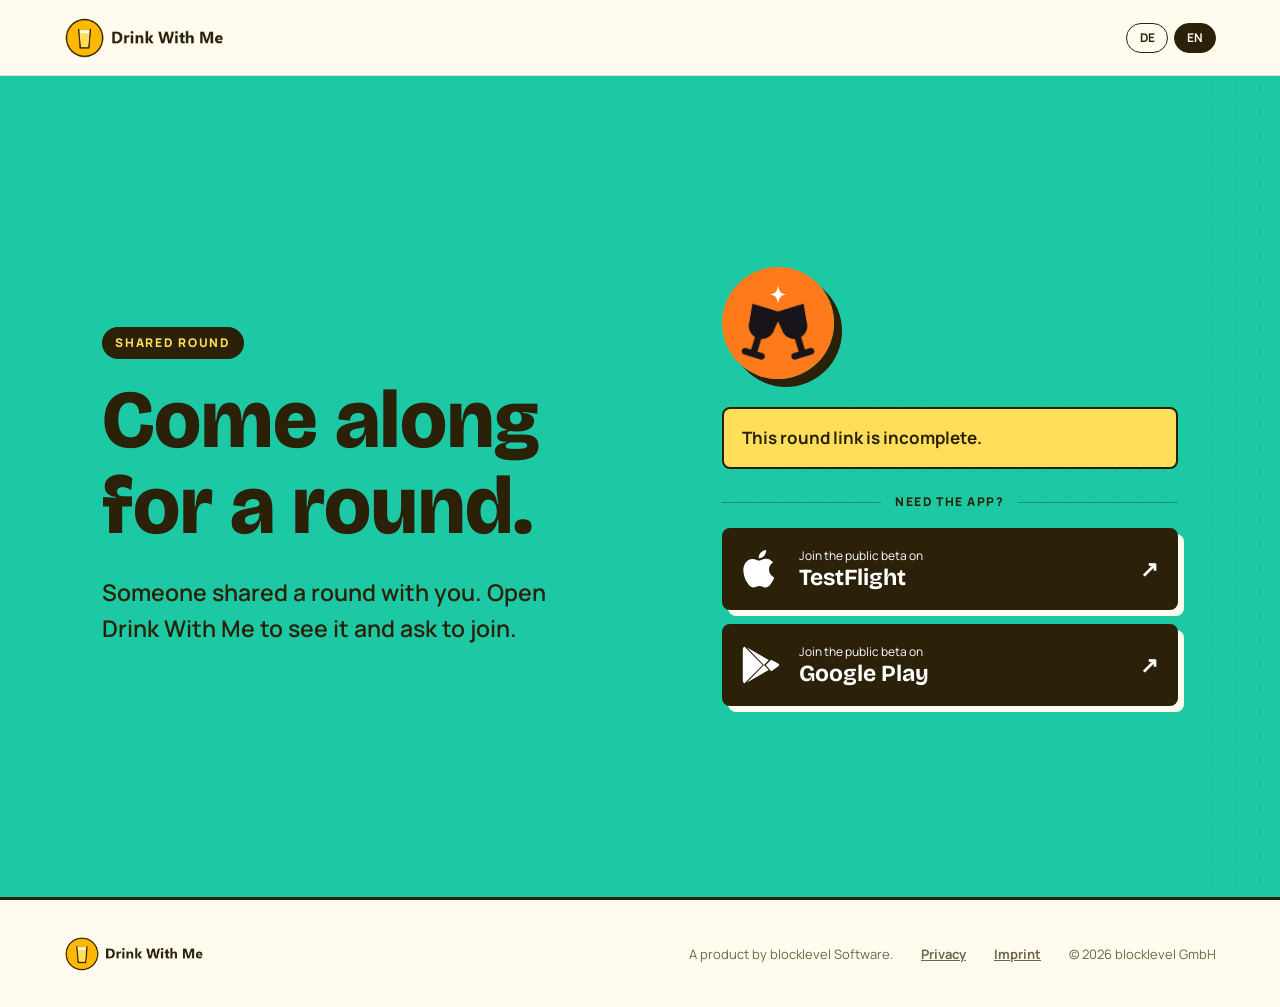
<file: round/index.html>
<!doctype html>
<html lang="en">
<head>
  <meta charset="utf-8">
  <meta name="viewport" content="width=device-width, initial-scale=1">
  <meta name="description" content="Open a shared round in Drink With Me.">
  <meta name="robots" content="noindex,nofollow">
  <meta name="referrer" content="no-referrer">
  <meta name="theme-color" content="#1dc9a4">
  <title>A round on Drink With Me</title>
  <link rel="icon" href="../assets/favicon.png" type="image/png">
  <link rel="stylesheet" href="../styles.css?v=20261126-1">
  <link rel="stylesheet" href="../invite/styles.css?v=20261126-1">
</head>
<body class="invite-page">
  <header class="site-header">
    <a class="brand" href="../" aria-label="Drink With Me home" data-i18n-attr="aria-label:brandAriaLabel">
      <img src="../assets/logo-banner.png" alt="Drink With Me">
    </a>
    <div class="lang-toggle" role="group" aria-label="Language switch">
      <button type="button" data-set-lang="de" aria-pressed="false">DE</button>
      <button type="button" data-set-lang="en" aria-pressed="true">EN</button>
    </div>
  </header>

  <main class="invite-main" id="invite-main">
    <section class="invite-copy" aria-labelledby="invite-title">
      <p class="eyebrow" data-i18n="eyebrow">Shared round</p>
      <h1 id="invite-title" data-i18n="title">Come along for a round.</h1>
      <p data-i18n="copy">Someone shared a round with you. Open Drink With Me to see it and ask to join.</p>
    </section>

    <section class="invite-actions" aria-label="Open the round" data-i18n-attr="aria-label:actionsAria">
      <img class="invite-app-icon" src="../assets/app-icon.png" alt="Drink With Me app icon">
      <p class="invite-status" id="invite-status" aria-live="polite" data-i18n="status">Your round link is ready.</p>
      <a class="primary-link invite-open" id="open-app" href="#" data-i18n="openApp">Open Drink With Me</a>
      <p class="invite-helper" data-i18n="helper">Installing first? Return to this page afterward to continue.</p>
      <div class="invite-divider"><span data-i18n="needApp">Need the app?</span></div>
      <div class="store-links" aria-label="Public beta downloads" data-i18n-attr="aria-label:downloadsAria">
        <a class="store-link" href="https://testflight.apple.com/join/axvwhX94?utm_source=drinkwithme_site&amp;utm_medium=website&amp;utm_campaign=public_beta_2026&amp;utm_content=round_ios" data-i18n-attr="aria-label:testFlightAria">
          <svg class="store-icon" viewBox="0 0 24 24" aria-hidden="true">
            <path d="M17.05 12.54c-.03-3.04 2.48-4.5 2.59-4.57a5.56 5.56 0 0 0-4.38-2.37c-1.84-.2-3.63 1.1-4.57 1.1-.96 0-2.4-1.08-3.96-1.05a5.8 5.8 0 0 0-4.87 2.98c-2.12 3.67-.54 9.07 1.49 12.04 1.02 1.46 2.2 3.08 3.76 3.02 1.53-.06 2.1-.97 3.95-.97 1.83 0 2.37.97 3.96.93 1.64-.02 2.67-1.46 3.65-2.93a12.04 12.04 0 0 0 1.67-3.4 5.24 5.24 0 0 1-3.24-4.78ZM14.06 3.64A5.34 5.34 0 0 0 15.28 0a5.5 5.5 0 0 0-3.56 1.73 5.09 5.09 0 0 0-1.25 3.5 4.56 4.56 0 0 0 3.59-1.59Z"/>
          </svg>
          <span><small data-i18n="testFlightKicker">Join the public beta on</small><strong>TestFlight</strong></span>
          <span class="store-arrow" aria-hidden="true">↗</span>
        </a>
        <a class="store-link" href="https://play.google.com/apps/testing/me.drinkwith.drink_with_me?utm_source=drinkwithme_site&amp;utm_medium=website&amp;utm_campaign=public_beta_2026&amp;utm_content=round_android" data-i18n-attr="aria-label:googlePlayAria">
          <svg class="store-icon" viewBox="0 0 24 24" aria-hidden="true">
            <path d="M1.47.34A2.2 2.2 0 0 0 .5 2.18v19.64c0 .76.37 1.43.97 1.84L13 12 1.47.34Zm1.64.67 13.82 7.84-3.08 3.08L3.11 1.01Zm0 21.98 10.74-10.92 3.08 3.08L3.11 22.99Zm15.35-7.02L15 12.07l3.46-3.46 4.07 2.31c1.29.73 1.29 1.43 0 2.16l-4.07 2.89Z"/>
          </svg>
          <span><small data-i18n="googlePlayKicker">Join the public beta on</small><strong>Google Play</strong></span>
          <span class="store-arrow" aria-hidden="true">↗</span>
        </a>
      </div>
    </section>
  </main>

  <footer>
    <img src="../assets/logo-banner.png" alt="Drink With Me">
    <p data-i18n="footerProduct">A product by blocklevel Software.</p>
    <a href="../privacy.html" data-i18n="footerPrivacy">Privacy</a>
    <a href="../impressum.html" data-i18n="footerImprint">Imprint</a>
    <span>© 2026 blocklevel GmbH</span>
  </footer>

  <script>
    (function () {
      var supported = ['de', 'en'];
      var storageKey = 'dwm-lang';
      var token = new URLSearchParams(window.location.search).get('token') || '';
      var validToken = /^[0-9a-f]{32}$/i.test(token);
      var main = document.getElementById('invite-main');
      var openApp = document.getElementById('open-app');

      if (validToken) {
        openApp.href = 'me.drinkwith.drinkwithme://round?token=' + encodeURIComponent(token.toLowerCase());
      } else {
        main.classList.add('invite-invalid');
      }

      function detectBrowserLanguage() {
        var preferred = (navigator.languages && navigator.languages[0]) || navigator.language || 'en';
        return preferred.toLowerCase().startsWith('de') ? 'de' : 'en';
      }

      function readStoredLanguage() {
        try {
          var stored = localStorage.getItem(storageKey);
          return supported.indexOf(stored) >= 0 ? stored : null;
        } catch {
          return null;
        }
      }

      function storeLanguage(lang) {
        try {
          localStorage.setItem(storageKey, lang);
        } catch {
          // Ignore storage failures (private mode / disabled storage).
        }
      }

      var translations = {
        de: {
          pageTitle: 'Eine Runde bei Drink With Me',
          pageDescription: 'Öffne eine geteilte Runde in Drink With Me.',
          brandAriaLabel: 'Drink With Me Startseite',
          eyebrow: 'Geteilte Runde',
          title: 'Komm mit auf eine Runde.',
          copy: 'Jemand hat eine Runde mit dir geteilt. Öffne Drink With Me, sieh sie dir an und frag, ob du mitkommen kannst.',
          status: validToken ? 'Dein Runden-Link ist bereit.' : 'Dieser Runden-Link ist unvollständig.',
          actionsAria: 'Runde öffnen',
          openApp: 'Drink With Me öffnen',
          helper: 'Du installierst die App zuerst? Kehre danach zu dieser Seite zurück.',
          needApp: 'Du brauchst die App?',
          downloadsAria: 'Downloads für die öffentliche Beta',
          testFlightKicker: 'Öffentliche Beta über',
          testFlightAria: 'An der öffentlichen Beta über TestFlight teilnehmen',
          googlePlayKicker: 'Öffentliche Beta bei',
          googlePlayAria: 'An der öffentlichen Beta bei Google Play teilnehmen',
          footerProduct: 'Ein Produkt von blocklevel Software.',
          footerPrivacy: 'Datenschutz',
          footerImprint: 'Impressum'
        },
        en: {
          pageTitle: 'A round on Drink With Me',
          pageDescription: 'Open a shared round in Drink With Me.',
          brandAriaLabel: 'Drink With Me home',
          eyebrow: 'Shared round',
          title: 'Come along for a round.',
          copy: 'Someone shared a round with you. Open Drink With Me to see it and ask to join.',
          status: validToken ? 'Your round link is ready.' : 'This round link is incomplete.',
          actionsAria: 'Open the round',
          openApp: 'Open Drink With Me',
          helper: 'Installing first? Return to this page afterward to continue.',
          needApp: 'Need the app?',
          downloadsAria: 'Public beta downloads',
          testFlightKicker: 'Join the public beta on',
          testFlightAria: 'Join the public beta on TestFlight',
          googlePlayKicker: 'Join the public beta on',
          googlePlayAria: 'Join the public beta on Google Play',
          footerProduct: 'A product by blocklevel Software.',
          footerPrivacy: 'Privacy',
          footerImprint: 'Imprint'
        }
      };

      function applyLanguage(lang) {
        var translation = translations[lang];
        if (!translation) return;
        document.documentElement.lang = lang;
        document.title = translation.pageTitle;
        document.querySelector('meta[name="description"]').setAttribute('content', translation.pageDescription);
        document.querySelectorAll('[data-i18n]').forEach(function (element) {
          var key = element.getAttribute('data-i18n');
          if (translation[key]) element.textContent = translation[key];
        });
        document.querySelectorAll('[data-i18n-attr]').forEach(function (element) {
          (element.getAttribute('data-i18n-attr') || '').split(',').forEach(function (mapping) {
            var parts = mapping.split(':');
            if (parts.length === 2 && translation[parts[1].trim()]) {
              element.setAttribute(parts[0].trim(), translation[parts[1].trim()]);
            }
          });
        });
        document.querySelectorAll('[data-set-lang]').forEach(function (button) {
          button.setAttribute('aria-pressed', button.getAttribute('data-set-lang') === lang ? 'true' : 'false');
        });
        storeLanguage(lang);
      }

      document.querySelectorAll('[data-set-lang]').forEach(function (button) {
        button.addEventListener('click', function () {
          applyLanguage(button.getAttribute('data-set-lang'));
        });
      });

      applyLanguage(readStoredLanguage() || detectBrowserLanguage());
    })();
  </script>
</body>
</html>
</file>
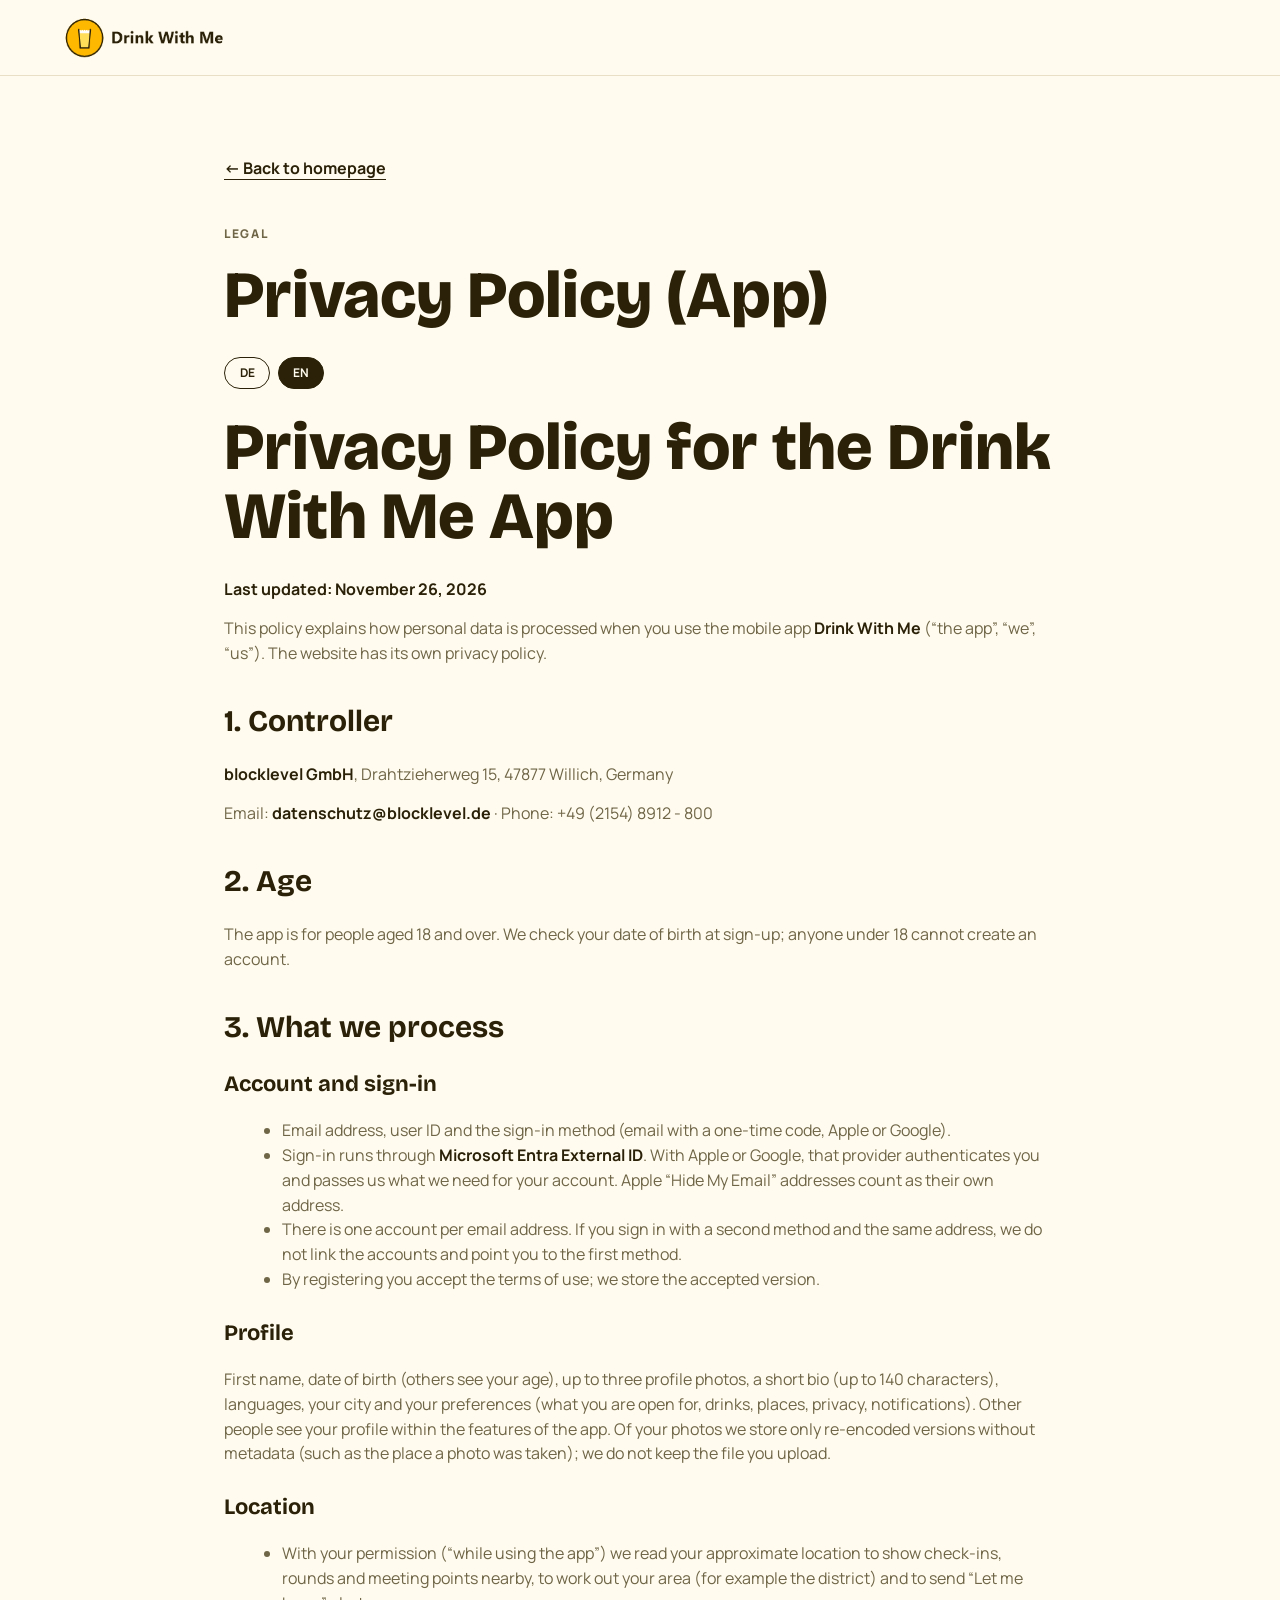
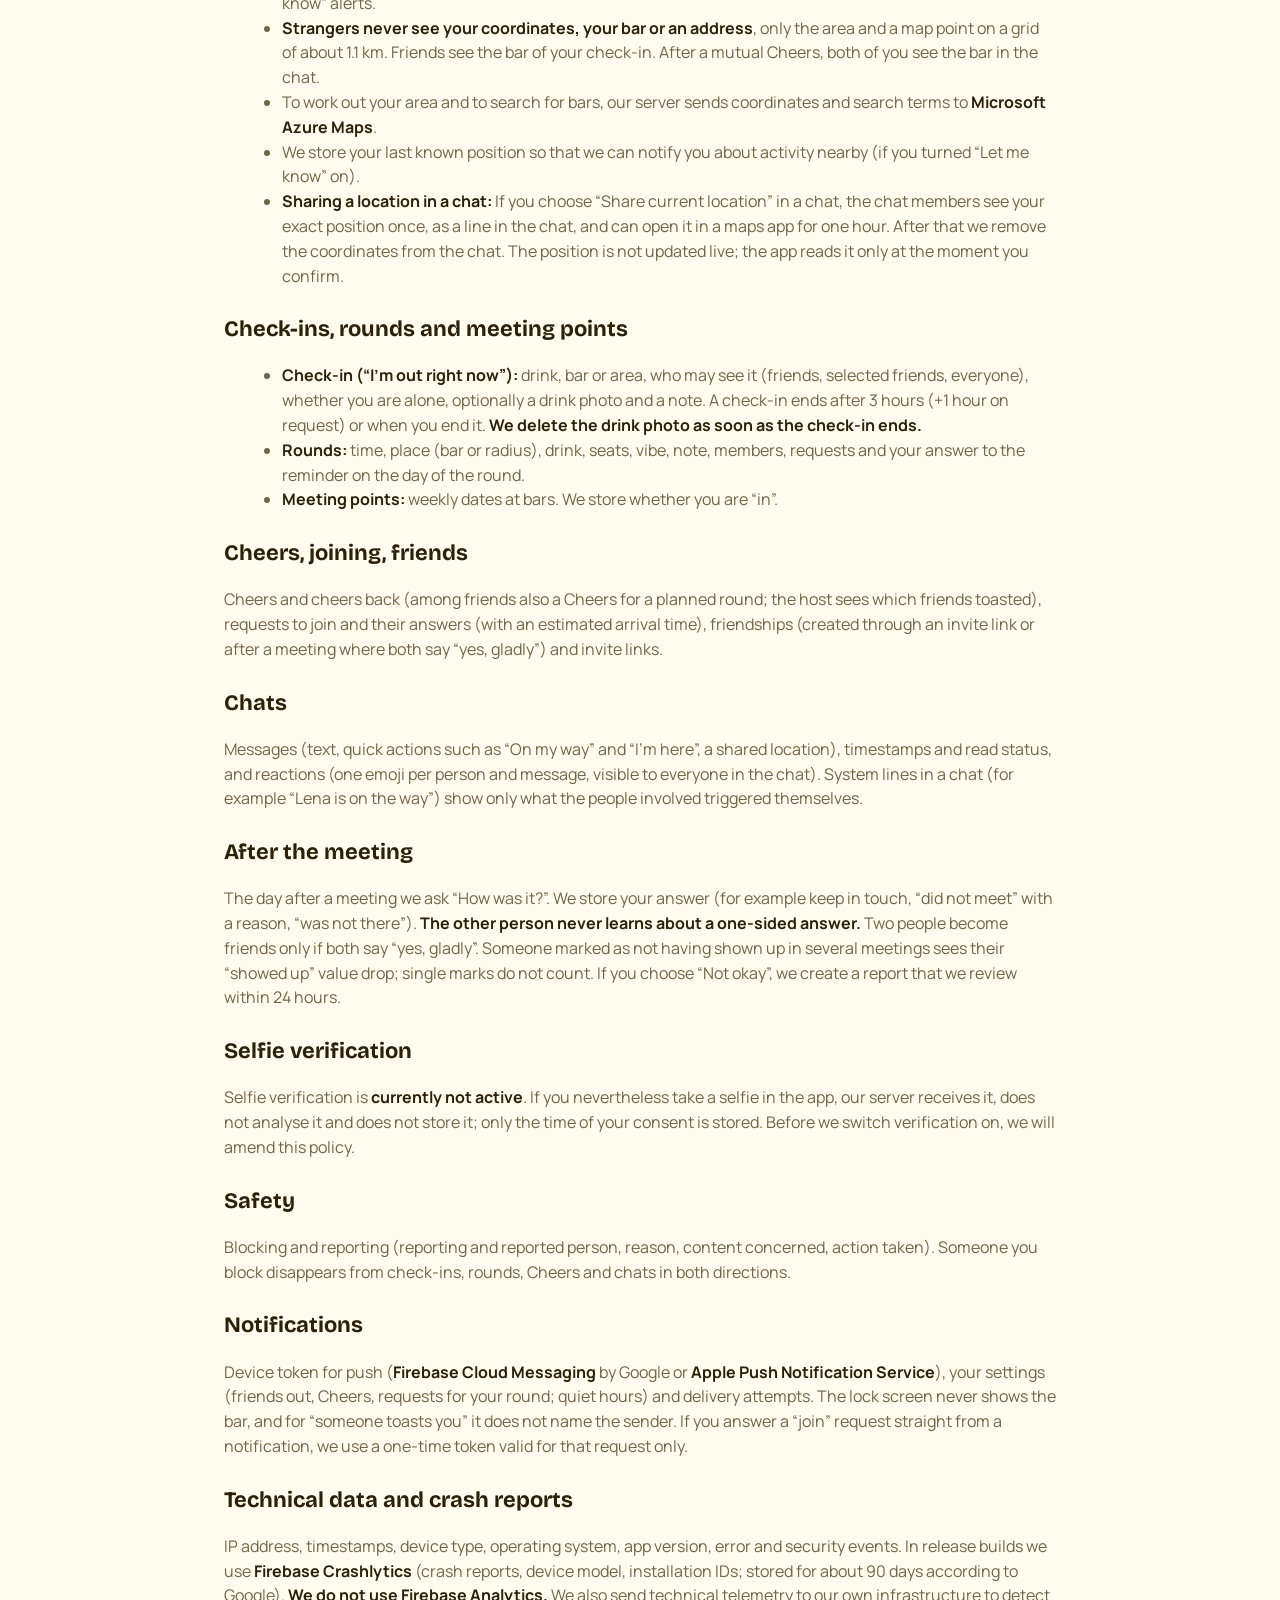
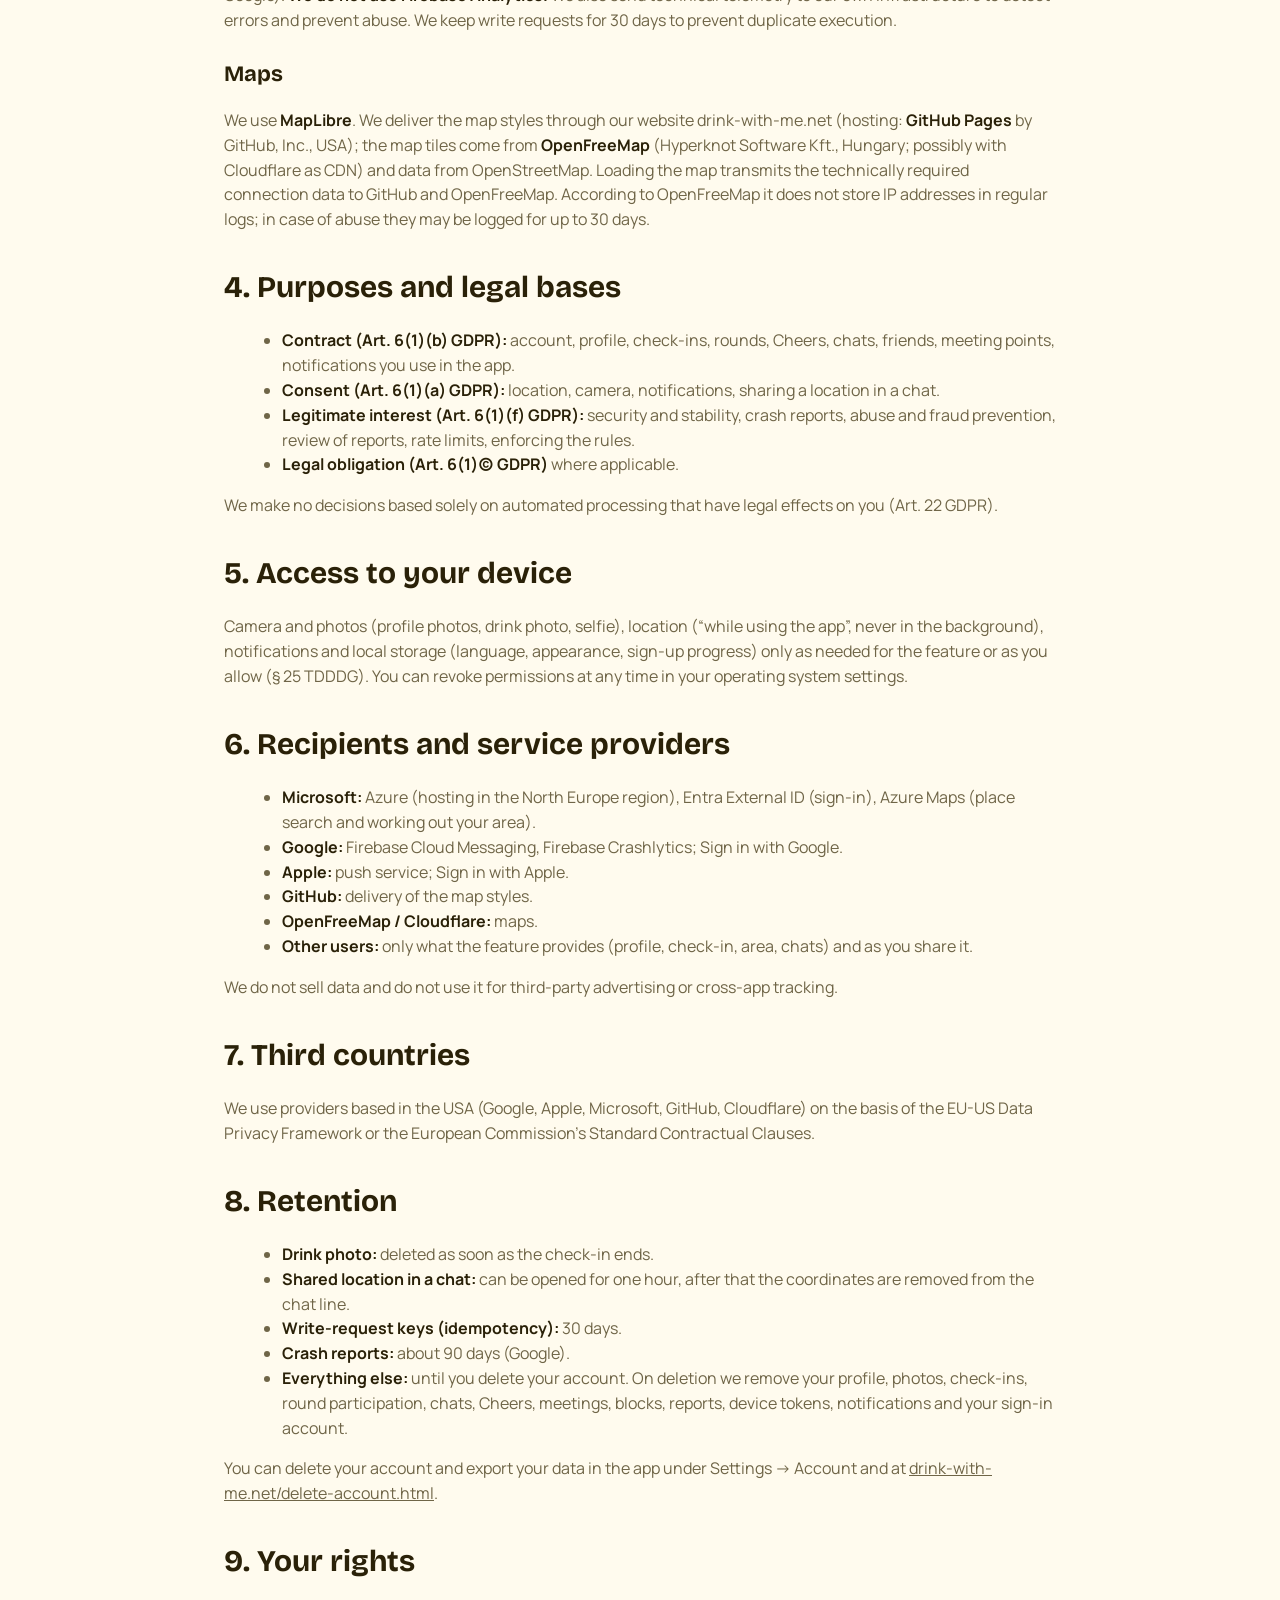
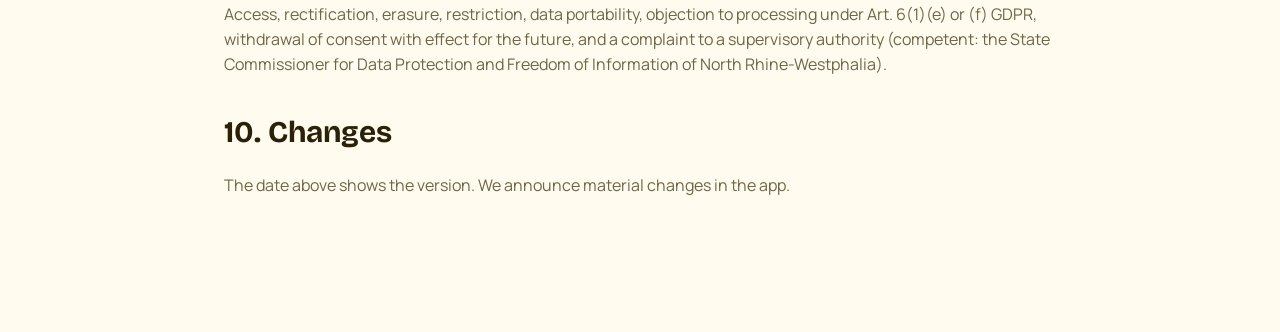
<file: app-privacy.html>
<!doctype html>
<html lang="en">
<head>
  <meta charset="utf-8">
  <meta name="viewport" content="width=device-width, initial-scale=1">
  <meta name="theme-color" content="#ffb800">
  <title>Drink With Me App Privacy Policy</title>
  <link rel="icon" href="/favicon.ico" sizes="48x48">
  <link rel="icon" href="/favicon.svg" type="image/svg+xml">
  <link rel="apple-touch-icon" href="/apple-touch-icon.png">
  <link rel="manifest" href="/site.webmanifest">
  <link rel="stylesheet" href="styles.css?v=20261126-1">
  <style>
    .legal { max-width: 880px; min-height: calc(100svh - 76px); margin: 0 auto; padding: 80px 24px 120px; }
    .legal h1 { font-size: clamp(40px, 7vw, 66px); }
    .legal h2 { margin-top: 40px; font-size: 30px; }
    .legal h3 { margin-top: 30px; font-size: 22px; }
    .legal p, .legal li { color: var(--muted); }
    .legal strong { color: var(--espresso); }
    .back { display: inline-block; margin-bottom: 44px; font-weight: 700; text-underline-offset: 5px; }
    .lang-switch { display: flex; gap: 8px; flex-wrap: wrap; margin: 0 0 24px; }
    .lang-switch button {
      min-height: 32px;
      min-width: 46px;
      padding: 5px 12px;
      border: 1px solid var(--espresso);
      border-radius: 999px;
      background: transparent;
      color: var(--espresso);
      font: 700 12px/1 "Manrope", "Helvetica Neue", sans-serif;
      cursor: pointer;
    }
    .lang-switch button[aria-pressed="true"] {
      background: var(--espresso);
      color: var(--foam);
    }
    .policy-content ul { margin: 0 0 16px 18px; }
    .policy-content p { margin: 0 0 14px; }
    .policy-content h2, .policy-content h3 { color: var(--espresso); }
  </style>
</head>
<body>
  <header class="site-header">
    <a class="brand" href="index.html"><img src="assets/logo-banner.png" alt="Drink With Me"></a>
  </header>
  <main class="legal">
    <a class="back" href="index.html" data-i18n="backLink">← Back to homepage</a>
    <p class="section-label" data-i18n="legalLabel">Legal</p>
    <h1 data-i18n="pageTitle">Privacy Policy (App)</h1>

    <div class="lang-switch" role="group" aria-label="Language switch">
      <button type="button" data-set-lang="de" aria-pressed="false">DE</button>
      <button type="button" data-set-lang="en" aria-pressed="true">EN</button>
    </div>

    <div class="policy-content" id="policy-content"></div>
  </main>

  <script>
    (function () {
      var supported = ['de', 'en'];
      var storageKey = 'dwm-lang';
      var queryLang = new URLSearchParams(window.location.search).get('lang');
      var markdown = {
        de: `# Datenschutzerklärung für die Drink With Me App
**Stand: 26. November 2026**

Diese Datenschutzerklärung erläutert, wie personenbezogene Daten bei der Nutzung der mobilen Anwendung **Drink With Me** („die App“, „wir“, „uns“) verarbeitet werden. Für die Website gibt es eine eigene Datenschutzerklärung.

## 1. Verantwortlicher
**blocklevel GmbH**, Drahtzieherweg 15, 47877 Willich, Deutschland

E-Mail: **datenschutz@blocklevel.de** · Telefon: +49 (2154) 8912 - 800

## 2. Alter
Die App ist nur für Personen ab 18 Jahren. Dein Geburtsdatum wird bei der Registrierung geprüft; wer jünger als 18 ist, kann kein Konto anlegen.

## 3. Welche Daten wir verarbeiten

### Konto und Anmeldung
- E-Mail-Adresse, Benutzer-Kennung und die Art der Anmeldung (E-Mail mit Einmalcode, Apple oder Google).
- Die Anmeldung läuft über **Microsoft Entra External ID**. Bei Apple oder Google authentifiziert dich der jeweilige Anbieter und übermittelt uns die Angaben, die für dein Konto nötig sind. Apple-Adressen mit „E-Mail verbergen“ behandeln wir als eigene Adresse.
- Pro E-Mail-Adresse gibt es ein Konto. Meldest du dich mit einer zweiten Anmeldeart und derselben Adresse an, verknüpfen wir die Konten nicht und weisen dich auf die erste Anmeldeart hin.
- Mit der Registrierung bestätigst du die Nutzungsbedingungen; wir speichern die akzeptierte Version.

### Profil
Vorname, Geburtsdatum (angezeigt wird dein Alter), bis zu drei Profilfotos, eine Kurzbeschreibung (bis 140 Zeichen), Sprachen, deine Stadt sowie deine Einstellungen (wofür du offen bist, Getränke, Orte, Privatsphäre, Benachrichtigungen). Dein Profil sehen andere Personen im Rahmen der Funktionen der App. Von deinen Fotos speichern wir nur neu kodierte Versionen ohne Metadaten (z. B. Aufnahmeort); die Datei, die du hochlädst, behalten wir nicht.

### Standort
- Mit deiner Erlaubnis („Beim Verwenden der App“) lesen wir deinen ungefähren Standort, um Check-ins, Runden und Treffpunkte in deiner Nähe anzuzeigen, deine Gegend (z. B. Stadtteil) zu bestimmen und dir „Sag mir Bescheid“-Hinweise zu schicken.
- **Fremde sehen nie deine Koordinaten, deine Bar oder eine Adresse**, sondern nur die Gegend und einen Kartenpunkt auf einem Raster von ca. 1,1 km. Freunde sehen die Bar deines Check-ins. Nach einem gegenseitigen Prost sehen sich beide die Bar im Chat.
- Um deine Gegend zu bestimmen und Bars zu suchen, übermittelt unser Server Koordinaten und Suchbegriffe an **Microsoft Azure Maps**.
- Wir speichern deine zuletzt bekannte Position, damit wir dich bei Aktivitäten in der Nähe benachrichtigen können (wenn du „Sag mir Bescheid“ eingeschaltet hast).
- **Standort im Chat teilen:** Wenn du im Chat „Aktuellen Standort teilen“ wählst, sehen die Chat-Mitglieder deinen genauen Standort einmalig als Zeile im Chat und können ihn eine Stunde lang in einer Karten-App öffnen. Danach entfernen wir die Koordinaten aus dem Chat. Der Standort wird nicht live aktualisiert; die App liest ihn nur in dem Moment, in dem du bestätigst.

### Check-ins, Runden und Treffpunkte
- **Check-in („Ich bin gerade unterwegs“):** Getränk, Bar oder Gegend, wer ihn sehen darf (Freunde, ausgewählte Freunde, alle), ob du allein bist, optional ein Drinkfoto und eine Notiz. Ein Check-in endet nach 3 Stunden (auf Wunsch +1 Stunde) oder wenn du ihn beendest. **Das Drinkfoto löschen wir, sobald der Check-in endet.**
- **Runden:** Zeit, Ort (Bar oder Umkreis), Getränk, Plätze, Stimmung, Notiz, Mitglieder, Anfragen und deine Antwort auf die Erinnerung am Tag der Runde.
- **Treffpunkte:** Wöchentliche Termine in Bars. Wir speichern, ob du „dabei“ bist.

### Prost, Dazukommen, Freunde
Prost und Gegen-Prost (unter Freunden auch ein Prost für eine geplante Runde; der Gastgeber sieht, welche Freunde zugeprostet haben), Dazukommen-Anfragen und -Antworten (mit geschätzter Ankunftszeit), Freundschaften (entstehen über einen Einladungslink oder nach einem Treffen mit beidseitigem „Ja, gern“) und Einladungslinks.

### Chats
Nachrichten (Text, Schnellaktionen wie „Bin unterwegs“ und „Bin da“, geteilter Standort), Zeitstempel und Lesestatus sowie Reaktionen (ein Emoji pro Person und Nachricht, für alle im Chat sichtbar). Unsere Systemzeilen im Chat (z. B. „Lena ist unterwegs“) zeigen nur, was die Beteiligten selbst ausgelöst haben.

### Nach dem Treffen
Einen Tag nach einem Treffen fragen wir „Wie war’s?“. Wir speichern deine Antwort (z. B. in Kontakt bleiben, „nicht getroffen“ mit Grund, „war nicht da“). **Eine einseitige Antwort erfährt die andere Person nie.** Befreundet werden zwei Personen nur, wenn beide „Ja, gern“ sagen. Wer in mehreren Treffen als nicht erschienen markiert wurde, dessen „erschienen“-Wert im Profil sinkt; einzelne Markierungen zählen nicht. Wählst du „Nicht okay“, legen wir eine Meldung an, die wir innerhalb von 24 Stunden prüfen.

### Selfie-Verifizierung
Die Selfie-Verifizierung ist **derzeit nicht aktiv**. Nimmst du dennoch in der App ein Selfie auf, empfängt unser Server es, wertet es nicht aus und speichert es nicht; gespeichert wird nur der Zeitpunkt deiner Einwilligung. Bevor wir die Verifizierung einschalten, ergänzen wir diese Erklärung.

### Sicherheit
Blockieren und Melden (meldende und gemeldete Person, Grund, betroffene Inhalte, Maßnahme). Wer blockiert ist, verschwindet in beide Richtungen aus Check-ins, Runden, Prost und Chats.

### Benachrichtigungen
Gerätekennung für Push (**Firebase Cloud Messaging** von Google bzw. **Apple Push Notification Service**), deine Einstellungen (Freunde unterwegs, Prost, Anfragen für deine Runde; Ruhezeiten) und Zustellversuche. Auf dem Sperrbildschirm zeigen wir nie die Bar und nennen bei „jemand prostet dir zu“ nicht den Absender. Antwortest du direkt aus einer Benachrichtigung auf „Dazukommen“, verwenden wir dafür ein einmaliges, nur für diese Anfrage gültiges Token.

### Technik, Absturzberichte
IP-Adresse, Zeitstempel, Gerätetyp, Betriebssystem, App-Version, Fehler- und Sicherheitsereignisse. In Release-Versionen nutzen wir **Firebase Crashlytics** (Crash-Berichte, Gerätemodell, Installationskennungen; Speicherung nach Angaben von Google ca. 90 Tage). **Firebase Analytics setzen wir nicht ein.** Zusätzlich senden wir technische Telemetrie an unsere eigene Infrastruktur, um Fehler zu erkennen und Missbrauch zu verhindern. Anfragen mit Schreibzugriff halten wir 30 Tage vor, um doppelte Ausführungen zu verhindern.

### Karten
Wir verwenden **MapLibre**. Die Kartenstile liefern wir über unsere Website drink-with-me.net aus (Hosting: **GitHub Pages** von GitHub, Inc., USA), die Kartenkacheln stammen von **OpenFreeMap** (Hyperknot Software Kft., Ungarn; ggf. mit Cloudflare als CDN) und Daten von OpenStreetMap. Beim Laden der Karte werden technisch notwendige Verbindungsdaten an GitHub und OpenFreeMap übertragen. Nach eigenen Angaben speichert OpenFreeMap keine IP-Adressen in regulären Protokollen; bei Missbrauch kann sie bis zu 30 Tage protokolliert werden.

## 4. Zwecke und Rechtsgrundlagen
- **Vertrag (Art. 6 Abs. 1 lit. b DSGVO):** Konto, Profil, Check-ins, Runden, Prost, Chats, Freunde, Treffpunkte, Benachrichtigungen, die du in der App nutzt.
- **Einwilligung (Art. 6 Abs. 1 lit. a DSGVO):** Standortfreigabe, Kamera, Mitteilungen, Teilen des Standorts im Chat.
- **Berechtigtes Interesse (Art. 6 Abs. 1 lit. f DSGVO):** Sicherheit und Stabilität, Absturzberichte, Missbrauchs- und Betrugsabwehr, Prüfung von Meldungen, Rate-Limits, Durchsetzung der Regeln.
- **Rechtliche Verpflichtung (Art. 6 Abs. 1 lit. c DSGVO)**, soweit zutreffend.
Wir treffen keine Entscheidungen, die dir gegenüber rechtliche Wirkung entfalten, allein automatisiert (Art. 22 DSGVO).

## 5. Zugriff auf dein Gerät
Kamera und Fotos (Profilfotos, Drinkfoto, Selfie), Standort („Beim Verwenden der App“, nie im Hintergrund), Mitteilungen und lokaler Speicher (Spracheinstellung, Erscheinungsbild, Zwischenstand der Registrierung) nur, soweit für die jeweilige Funktion nötig oder von dir erlaubt (§ 25 TDDDG). Berechtigungen kannst du jederzeit in den Einstellungen deines Betriebssystems widerrufen.

## 6. Empfänger und Dienstleister
- **Microsoft:** Azure (Hosting in der Region Nordeuropa), Entra External ID (Anmeldung), Azure Maps (Ortssuche und Bestimmung deiner Gegend).
- **Google:** Firebase Cloud Messaging, Firebase Crashlytics; Anmeldung mit Google.
- **Apple:** Push-Dienst; Anmeldung mit Apple.
- **GitHub:** Auslieferung der Kartenstile.
- **OpenFreeMap / Cloudflare:** Karten.
- **Andere Nutzer:** nur das, was die jeweilige Funktion vorsieht (Profil, Check-in, Gegend, Chats) und wie du es freigibst.
Wir verkaufen keine Daten und nutzen sie nicht für Werbung durch Dritte oder appübergreifendes Tracking.

## 7. Drittländer
Anbieter mit Sitz in den USA (Google, Apple, Microsoft, GitHub, Cloudflare) setzen wir auf Grundlage des EU-US Data Privacy Framework oder der Standardvertragsklauseln der Europäischen Kommission ein.

## 8. Speicherdauer
- **Drinkfoto:** wird gelöscht, sobald der Check-in endet.
- **Geteilter Standort im Chat:** eine Stunde abrufbar, danach werden die Koordinaten aus der Chatzeile entfernt.
- **Schreibzugriffs-Schlüssel (Idempotenz):** 30 Tage.
- **Absturzberichte:** ca. 90 Tage (Google).
- **Alles Übrige:** bis du dein Konto löschst. Beim Löschen entfernen wir dein Profil, deine Fotos, Check-ins, Runden-Teilnahmen, Chats, Prost, Treffen, Blockierungen, Meldungen, Geräte-Kennungen, Benachrichtigungen und dein Anmeldekonto.
Kontolöschung und Datenexport findest du in der App unter Einstellungen → Konto und unter [drink-with-me.net/delete-account.html](delete-account.html).

## 9. Deine Rechte
Auskunft, Berichtigung, Löschung, Einschränkung, Datenübertragbarkeit, Widerspruch gegen Verarbeitungen nach Art. 6 Abs. 1 lit. e oder f DSGVO, Widerruf von Einwilligungen mit Wirkung für die Zukunft, Beschwerde bei einer Aufsichtsbehörde (zuständig: Landesbeauftragte für Datenschutz und Informationsfreiheit Nordrhein-Westfalen).

## 10. Änderungen
Das Datum oben gibt den Stand an. Wesentliche Änderungen kündigen wir in der App an.`,
        en: `# Privacy Policy for the Drink With Me App
**Last updated: November 26, 2026**

This policy explains how personal data is processed when you use the mobile app **Drink With Me** (“the app”, “we”, “us”). The website has its own privacy policy.

## 1. Controller
**blocklevel GmbH**, Drahtzieherweg 15, 47877 Willich, Germany

Email: **datenschutz@blocklevel.de** · Phone: +49 (2154) 8912 - 800

## 2. Age
The app is for people aged 18 and over. We check your date of birth at sign-up; anyone under 18 cannot create an account.

## 3. What we process

### Account and sign-in
- Email address, user ID and the sign-in method (email with a one-time code, Apple or Google).
- Sign-in runs through **Microsoft Entra External ID**. With Apple or Google, that provider authenticates you and passes us what we need for your account. Apple “Hide My Email” addresses count as their own address.
- There is one account per email address. If you sign in with a second method and the same address, we do not link the accounts and point you to the first method.
- By registering you accept the terms of use; we store the accepted version.

### Profile
First name, date of birth (others see your age), up to three profile photos, a short bio (up to 140 characters), languages, your city and your preferences (what you are open for, drinks, places, privacy, notifications). Other people see your profile within the features of the app. Of your photos we store only re-encoded versions without metadata (such as the place a photo was taken); we do not keep the file you upload.

### Location
- With your permission (“while using the app”) we read your approximate location to show check-ins, rounds and meeting points nearby, to work out your area (for example the district) and to send “Let me know” alerts.
- **Strangers never see your coordinates, your bar or an address**, only the area and a map point on a grid of about 1.1 km. Friends see the bar of your check-in. After a mutual Cheers, both of you see the bar in the chat.
- To work out your area and to search for bars, our server sends coordinates and search terms to **Microsoft Azure Maps**.
- We store your last known position so that we can notify you about activity nearby (if you turned “Let me know” on).
- **Sharing a location in a chat:** If you choose “Share current location” in a chat, the chat members see your exact position once, as a line in the chat, and can open it in a maps app for one hour. After that we remove the coordinates from the chat. The position is not updated live; the app reads it only at the moment you confirm.

### Check-ins, rounds and meeting points
- **Check-in (“I’m out right now”):** drink, bar or area, who may see it (friends, selected friends, everyone), whether you are alone, optionally a drink photo and a note. A check-in ends after 3 hours (+1 hour on request) or when you end it. **We delete the drink photo as soon as the check-in ends.**
- **Rounds:** time, place (bar or radius), drink, seats, vibe, note, members, requests and your answer to the reminder on the day of the round.
- **Meeting points:** weekly dates at bars. We store whether you are “in”.

### Cheers, joining, friends
Cheers and cheers back (among friends also a Cheers for a planned round; the host sees which friends toasted), requests to join and their answers (with an estimated arrival time), friendships (created through an invite link or after a meeting where both say “yes, gladly”) and invite links.

### Chats
Messages (text, quick actions such as “On my way” and “I’m here”, a shared location), timestamps and read status, and reactions (one emoji per person and message, visible to everyone in the chat). System lines in a chat (for example “Lena is on the way”) show only what the people involved triggered themselves.

### After the meeting
The day after a meeting we ask “How was it?”. We store your answer (for example keep in touch, “did not meet” with a reason, “was not there”). **The other person never learns about a one-sided answer.** Two people become friends only if both say “yes, gladly”. Someone marked as not having shown up in several meetings sees their “showed up” value drop; single marks do not count. If you choose “Not okay”, we create a report that we review within 24 hours.

### Selfie verification
Selfie verification is **currently not active**. If you nevertheless take a selfie in the app, our server receives it, does not analyse it and does not store it; only the time of your consent is stored. Before we switch verification on, we will amend this policy.

### Safety
Blocking and reporting (reporting and reported person, reason, content concerned, action taken). Someone you block disappears from check-ins, rounds, Cheers and chats in both directions.

### Notifications
Device token for push (**Firebase Cloud Messaging** by Google or **Apple Push Notification Service**), your settings (friends out, Cheers, requests for your round; quiet hours) and delivery attempts. The lock screen never shows the bar, and for “someone toasts you” it does not name the sender. If you answer a “join” request straight from a notification, we use a one-time token valid for that request only.

### Technical data and crash reports
IP address, timestamps, device type, operating system, app version, error and security events. In release builds we use **Firebase Crashlytics** (crash reports, device model, installation IDs; stored for about 90 days according to Google). **We do not use Firebase Analytics.** We also send technical telemetry to our own infrastructure to detect errors and prevent abuse. We keep write requests for 30 days to prevent duplicate execution.

### Maps
We use **MapLibre**. We deliver the map styles through our website drink-with-me.net (hosting: **GitHub Pages** by GitHub, Inc., USA); the map tiles come from **OpenFreeMap** (Hyperknot Software Kft., Hungary; possibly with Cloudflare as CDN) and data from OpenStreetMap. Loading the map transmits the technically required connection data to GitHub and OpenFreeMap. According to OpenFreeMap it does not store IP addresses in regular logs; in case of abuse they may be logged for up to 30 days.

## 4. Purposes and legal bases
- **Contract (Art. 6(1)(b) GDPR):** account, profile, check-ins, rounds, Cheers, chats, friends, meeting points, notifications you use in the app.
- **Consent (Art. 6(1)(a) GDPR):** location, camera, notifications, sharing a location in a chat.
- **Legitimate interest (Art. 6(1)(f) GDPR):** security and stability, crash reports, abuse and fraud prevention, review of reports, rate limits, enforcing the rules.
- **Legal obligation (Art. 6(1)(c) GDPR)** where applicable.
We make no decisions based solely on automated processing that have legal effects on you (Art. 22 GDPR).

## 5. Access to your device
Camera and photos (profile photos, drink photo, selfie), location (“while using the app”, never in the background), notifications and local storage (language, appearance, sign-up progress) only as needed for the feature or as you allow (§ 25 TDDDG). You can revoke permissions at any time in your operating system settings.

## 6. Recipients and service providers
- **Microsoft:** Azure (hosting in the North Europe region), Entra External ID (sign-in), Azure Maps (place search and working out your area).
- **Google:** Firebase Cloud Messaging, Firebase Crashlytics; Sign in with Google.
- **Apple:** push service; Sign in with Apple.
- **GitHub:** delivery of the map styles.
- **OpenFreeMap / Cloudflare:** maps.
- **Other users:** only what the feature provides (profile, check-in, area, chats) and as you share it.
We do not sell data and do not use it for third-party advertising or cross-app tracking.

## 7. Third countries
We use providers based in the USA (Google, Apple, Microsoft, GitHub, Cloudflare) on the basis of the EU-US Data Privacy Framework or the European Commission’s Standard Contractual Clauses.

## 8. Retention
- **Drink photo:** deleted as soon as the check-in ends.
- **Shared location in a chat:** can be opened for one hour, after that the coordinates are removed from the chat line.
- **Write-request keys (idempotency):** 30 days.
- **Crash reports:** about 90 days (Google).
- **Everything else:** until you delete your account. On deletion we remove your profile, photos, check-ins, round participation, chats, Cheers, meetings, blocks, reports, device tokens, notifications and your sign-in account.
You can delete your account and export your data in the app under Settings → Account and at [drink-with-me.net/delete-account.html](delete-account.html).

## 9. Your rights
Access, rectification, erasure, restriction, data portability, objection to processing under Art. 6(1)(e) or (f) GDPR, withdrawal of consent with effect for the future, and a complaint to a supervisory authority (competent: the State Commissioner for Data Protection and Freedom of Information of North Rhine-Westphalia).

## 10. Changes
The date above shows the version. We announce material changes in the app.`
      };

      var labels = {
        de: {
          pageTitleTag: 'Datenschutzerklärung für die Drink With Me App',
          backLink: '← Zurück zur Startseite',
          legalLabel: 'Rechtliches',
          pageTitle: 'Datenschutzerklärung (App)'
        },
        en: {
          pageTitleTag: 'Privacy Policy for the Drink With Me App',
          backLink: '← Back to homepage',
          legalLabel: 'Legal',
          pageTitle: 'Privacy Policy (App)'
        }
      };

      function detectBrowserLanguage() {
        var preferred = (navigator.languages && navigator.languages[0]) || navigator.language || 'en';
        return preferred.toLowerCase().startsWith('de') ? 'de' : 'en';
      }

      function readStoredLanguage() {
        try {
          var stored = localStorage.getItem(storageKey);
          return supported.indexOf(stored) >= 0 ? stored : null;
        } catch {
          return null;
        }
      }

      function storeLanguage(lang) {
        try {
          localStorage.setItem(storageKey, lang);
        } catch {
          // Ignore storage failures.
        }
      }

      function escapeHtml(text) {
        return text
          .replace(/&/g, '&amp;')
          .replace(/</g, '&lt;')
          .replace(/>/g, '&gt;');
      }

      function inlineFormatting(text) {
        return escapeHtml(text)
          .replace(/\*\*(.+?)\*\*/g, '<strong>$1</strong>')
          .replace(/\[(.+?)\]\((.+?)\)/g, '<a href="$2">$1</a>');
      }

      function renderMarkdown(md) {
        var lines = md.split(/\r?\n/);
        var html = [];
        var inList = false;
        var paragraph = [];

        function flushParagraph() {
          if (paragraph.length) {
            html.push('<p>' + inlineFormatting(paragraph.join(' ')) + '</p>');
            paragraph = [];
          }
        }

        function closeList() {
          if (inList) {
            html.push('</ul>');
            inList = false;
          }
        }

        lines.forEach(function (line) {
          var trimmed = line.trim();

          if (!trimmed) {
            flushParagraph();
            closeList();
            return;
          }

          if (trimmed.startsWith('- ')) {
            flushParagraph();
            if (!inList) {
              html.push('<ul>');
              inList = true;
            }
            html.push('<li>' + inlineFormatting(trimmed.slice(2)) + '</li>');
            return;
          }

          closeList();

          if (trimmed.startsWith('### ')) {
            flushParagraph();
            html.push('<h3>' + inlineFormatting(trimmed.slice(4)) + '</h3>');
            return;
          }

          if (trimmed.startsWith('## ')) {
            flushParagraph();
            html.push('<h2>' + inlineFormatting(trimmed.slice(3)) + '</h2>');
            return;
          }

          if (trimmed.startsWith('# ')) {
            flushParagraph();
            html.push('<h1>' + inlineFormatting(trimmed.slice(2)) + '</h1>');
            return;
          }

          paragraph.push(trimmed);
        });

        flushParagraph();
        closeList();

        return html.join('');
      }

      function resolveInitialLanguage() {
        if (supported.indexOf(queryLang) >= 0) {
          return queryLang;
        }

        var stored = readStoredLanguage();
        if (supported.indexOf(stored) >= 0) {
          return stored;
        }

        var browser = detectBrowserLanguage();
        return supported.indexOf(browser) >= 0 ? browser : 'en';
      }

      function applyLanguage(lang) {
        var content = markdown[lang] || markdown.en;
        var ui = labels[lang] || labels.en;

        document.documentElement.lang = lang;
        document.title = ui.pageTitleTag;

        document.querySelectorAll('[data-i18n]').forEach(function (el) {
          var key = el.getAttribute('data-i18n');
          if (ui[key]) {
            el.textContent = ui[key];
          }
        });

        document.querySelectorAll('[data-set-lang]').forEach(function (button) {
          button.setAttribute('aria-pressed', button.getAttribute('data-set-lang') === lang ? 'true' : 'false');
        });

        var target = document.getElementById('policy-content');
        target.innerHTML = renderMarkdown(content);

        storeLanguage(lang);
      }

      document.querySelectorAll('[data-set-lang]').forEach(function (button) {
        button.addEventListener('click', function () {
          var next = button.getAttribute('data-set-lang');
          if (supported.indexOf(next) >= 0) {
            applyLanguage(next);
            var params = new URLSearchParams(window.location.search);
            params.set('lang', next);
            history.replaceState(null, '', window.location.pathname + '?' + params.toString());
          }
        });
      });

      applyLanguage(resolveInitialLanguage());
    })();
  </script>
</body>
</html>
</file>
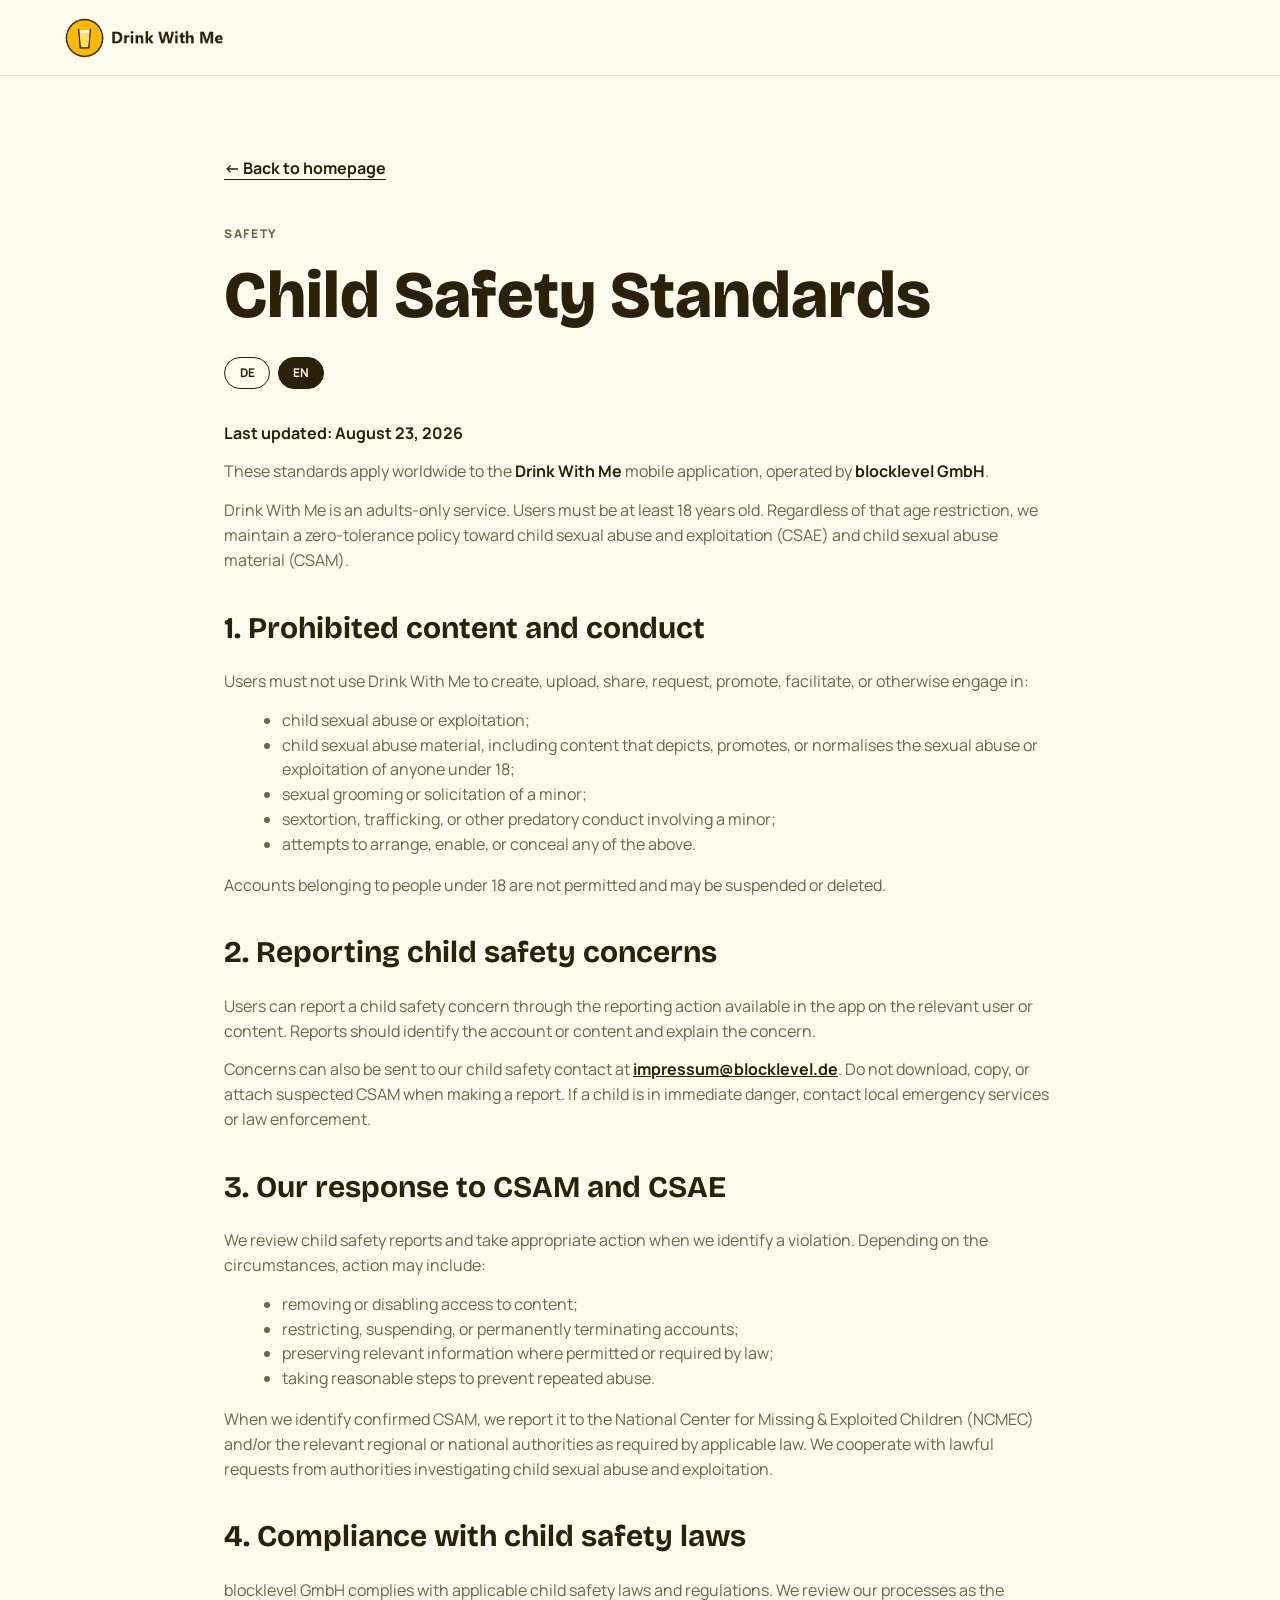
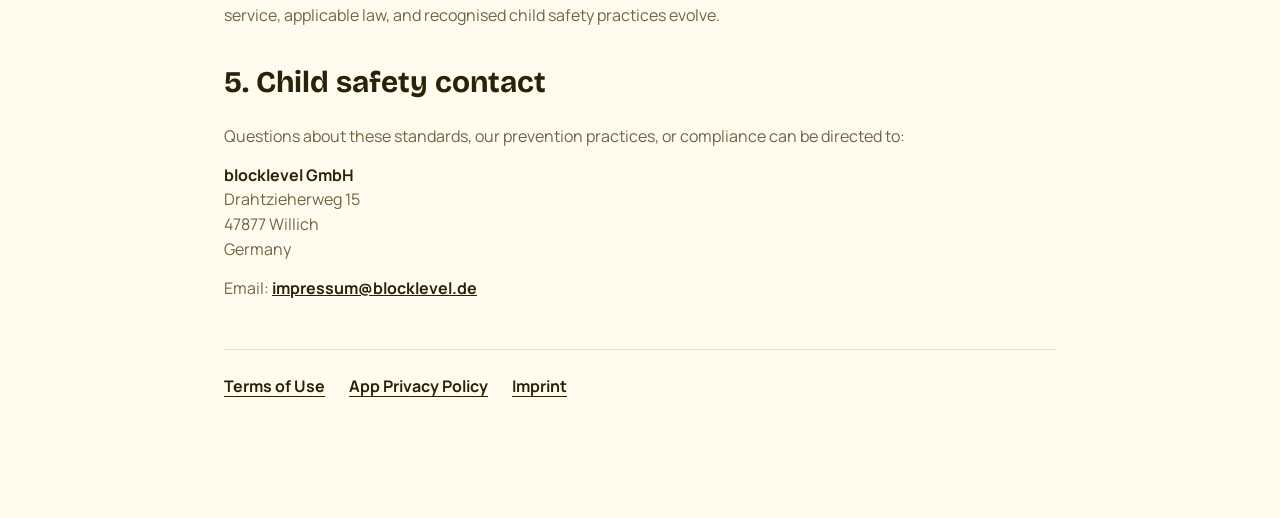
<file: child-safety.html>
<!doctype html>
<html lang="en">
<head>
  <meta charset="utf-8">
  <meta name="viewport" content="width=device-width, initial-scale=1">
  <meta name="description" content="Drink With Me standards against child sexual abuse and exploitation (CSAE), including reporting and enforcement information.">
  <meta name="theme-color" content="#ffb800">
  <title>Child Safety Standards - Drink With Me</title>
  <link rel="canonical" href="https://drink-with-me.net/child-safety.html">
  <link rel="icon" href="/favicon.ico" sizes="48x48">
  <link rel="icon" href="/favicon.svg" type="image/svg+xml">
  <link rel="apple-touch-icon" href="/apple-touch-icon.png">
  <link rel="manifest" href="/site.webmanifest">
  <link rel="stylesheet" href="styles.css?v=20261126-1">
  <style>
    .legal { max-width: 880px; min-height: calc(100svh - 76px); margin: 0 auto; padding: 80px 24px 120px; }
    .legal h1 { max-width: 800px; font-size: clamp(40px, 7vw, 66px); }
    .legal h2 { margin-top: 40px; font-size: 30px; }
    .legal p, .legal li { color: var(--muted); }
    .legal strong { color: var(--espresso); }
    .back { display: inline-block; margin-bottom: 44px; font-weight: 700; text-underline-offset: 5px; }
    .lang-switch { display: flex; gap: 8px; flex-wrap: wrap; margin: 0 0 32px; }
    .lang-switch button {
      min-height: 32px;
      min-width: 46px;
      padding: 5px 12px;
      border: 1px solid var(--espresso);
      border-radius: 999px;
      background: transparent;
      color: var(--espresso);
      font: 700 12px/1 "Manrope", "Helvetica Neue", sans-serif;
      cursor: pointer;
    }
    .lang-switch button[aria-pressed="true"] { background: var(--espresso); color: var(--foam); }
    .policy-content ul { margin: 0 0 16px 18px; }
    .policy-content p { margin: 0 0 14px; }
    .policy-content h2 { color: var(--espresso); overflow-wrap: anywhere; }
    .policy-content[hidden] { display: none; }
    .policy-date { font-weight: 600; }
    .related-links { display: flex; flex-wrap: wrap; gap: 12px 24px; margin-top: 48px; padding-top: 24px; border-top: 1px solid var(--outline); }
    .related-links a { font-weight: 700; text-underline-offset: 4px; }
  </style>
</head>
<body>
  <header class="site-header">
    <a class="brand" href="index.html"><img src="assets/logo-banner.png" alt="Drink With Me"></a>
  </header>

  <main class="legal">
    <a class="back" href="index.html" data-i18n="backLink">← Back to homepage</a>
    <p class="section-label" data-i18n="legalLabel">Safety</p>
    <h1 data-i18n="pageTitle">Child Safety Standards</h1>

    <div class="lang-switch" role="group" aria-label="Language switch">
      <button type="button" data-set-lang="de" aria-pressed="false">DE</button>
      <button type="button" data-set-lang="en" aria-pressed="true">EN</button>
    </div>

    <article class="policy-content" data-lang="en">
      <p class="policy-date"><strong>Last updated: August 23, 2026</strong></p>
      <p>These standards apply worldwide to the <strong>Drink With Me</strong> mobile application, operated by <strong>blocklevel GmbH</strong>.</p>
      <p>Drink With Me is an adults-only service. Users must be at least 18 years old. Regardless of that age restriction, we maintain a zero-tolerance policy toward child sexual abuse and exploitation (CSAE) and child sexual abuse material (CSAM).</p>

      <h2>1. Prohibited content and conduct</h2>
      <p>Users must not use Drink With Me to create, upload, share, request, promote, facilitate, or otherwise engage in:</p>
      <ul>
        <li>child sexual abuse or exploitation;</li>
        <li>child sexual abuse material, including content that depicts, promotes, or normalises the sexual abuse or exploitation of anyone under 18;</li>
        <li>sexual grooming or solicitation of a minor;</li>
        <li>sextortion, trafficking, or other predatory conduct involving a minor;</li>
        <li>attempts to arrange, enable, or conceal any of the above.</li>
      </ul>
      <p>Accounts belonging to people under 18 are not permitted and may be suspended or deleted.</p>

      <h2>2. Reporting child safety concerns</h2>
      <p>Users can report a child safety concern through the reporting action available in the app on the relevant user or content. Reports should identify the account or content and explain the concern.</p>
      <p>Concerns can also be sent to our child safety contact at <strong><a href="mailto:impressum@blocklevel.de?subject=Child%20safety%20concern">impressum@blocklevel.de</a></strong>. Do not download, copy, or attach suspected CSAM when making a report. If a child is in immediate danger, contact local emergency services or law enforcement.</p>

      <h2>3. Our response to CSAM and CSAE</h2>
      <p>We review child safety reports and take appropriate action when we identify a violation. Depending on the circumstances, action may include:</p>
      <ul>
        <li>removing or disabling access to content;</li>
        <li>restricting, suspending, or permanently terminating accounts;</li>
        <li>preserving relevant information where permitted or required by law;</li>
        <li>taking reasonable steps to prevent repeated abuse.</li>
      </ul>
      <p>When we identify confirmed CSAM, we report it to the National Center for Missing &amp; Exploited Children (NCMEC) and/or the relevant regional or national authorities as required by applicable law. We cooperate with lawful requests from authorities investigating child sexual abuse and exploitation.</p>

      <h2>4. Compliance with child safety laws</h2>
      <p>blocklevel GmbH complies with applicable child safety laws and regulations. We review our processes as the service, applicable law, and recognised child safety practices evolve.</p>

      <h2>5. Child safety contact</h2>
      <p>Questions about these standards, our prevention practices, or compliance can be directed to:</p>
      <p><strong>blocklevel GmbH</strong><br>Drahtzieherweg 15<br>47877 Willich<br>Germany</p>
      <p>Email: <strong><a href="mailto:impressum@blocklevel.de?subject=Child%20safety">impressum@blocklevel.de</a></strong></p>
    </article>

    <article class="policy-content" data-lang="de" hidden>
      <p class="policy-date"><strong>Stand: 23. August 2026</strong></p>
      <p>Diese Standards gelten weltweit für die mobile Anwendung <strong>Drink With Me</strong>, die von der <strong>blocklevel GmbH</strong> betrieben wird.</p>
      <p>Drink With Me ist ein Dienst ausschließlich für Erwachsene. Nutzer müssen mindestens 18 Jahre alt sein. Unabhängig von dieser Altersbeschränkung verfolgen wir eine Null-Toleranz-Politik gegenüber sexuellem Missbrauch und sexueller Ausbeutung von Kindern (CSAE) sowie Darstellungen sexuellen Kindesmissbrauchs (CSAM).</p>

      <h2>1. Verbotene Inhalte und Verhaltensweisen</h2>
      <p>Nutzer dürfen Drink With Me nicht verwenden, um Folgendes zu erstellen, hochzuladen, zu teilen, anzufordern, zu fördern, zu ermöglichen oder anderweitig daran mitzuwirken:</p>
      <ul>
        <li>sexueller Missbrauch oder sexuelle Ausbeutung von Kindern;</li>
        <li>Darstellungen sexuellen Kindesmissbrauchs, einschließlich Inhalten, die den sexuellen Missbrauch oder die sexuelle Ausbeutung von Personen unter 18 Jahren zeigen, fördern oder normalisieren;</li>
        <li>sexuelles Grooming oder die sexuelle Kontaktanbahnung mit Minderjährigen;</li>
        <li>sexuelle Erpressung, Menschenhandel oder anderes übergriffiges Verhalten gegenüber Minderjährigen;</li>
        <li>Versuche, eine der vorstehenden Handlungen zu verabreden, zu ermöglichen oder zu verbergen.</li>
      </ul>
      <p>Konten von Personen unter 18 Jahren sind nicht zulässig und können gesperrt oder gelöscht werden.</p>

      <h2>2. Meldung von Kinderschutzbedenken</h2>
      <p>Nutzer können Kinderschutzbedenken über die in der App verfügbare Meldefunktion beim betreffenden Nutzer oder Inhalt melden. Die Meldung sollte das Konto oder den Inhalt identifizieren und das Anliegen beschreiben.</p>
      <p>Bedenken können außerdem an unsere Kinderschutz-Kontaktstelle unter <strong><a href="mailto:impressum@blocklevel.de?subject=Kinderschutz">impressum@blocklevel.de</a></strong> gesendet werden. Lade mutmaßliches CSAM für eine Meldung nicht herunter, kopiere es nicht und hänge es keiner E-Mail an. Wenn ein Kind unmittelbar gefährdet ist, verständige die örtlichen Notdienste oder Strafverfolgungsbehörden.</p>

      <h2>3. Unser Umgang mit CSAM und CSAE</h2>
      <p>Wir prüfen Kinderschutzmeldungen und ergreifen angemessene Maßnahmen, wenn wir einen Verstoß feststellen. Je nach den Umständen können diese Maßnahmen Folgendes umfassen:</p>
      <ul>
        <li>Entfernung von Inhalten oder Sperrung des Zugriffs;</li>
        <li>Einschränkung, vorübergehende Sperrung oder dauerhafte Beendigung von Konten;</li>
        <li>Sicherung relevanter Informationen, soweit dies gesetzlich zulässig oder vorgeschrieben ist;</li>
        <li>angemessene Maßnahmen, um wiederholten Missbrauch zu verhindern.</li>
      </ul>
      <p>Wenn wir bestätigtes CSAM feststellen, melden wir es dem National Center for Missing &amp; Exploited Children (NCMEC) und/oder den zuständigen regionalen oder nationalen Behörden, soweit dies nach geltendem Recht vorgeschrieben ist. Wir kooperieren mit rechtmäßigen Anfragen von Behörden, die sexuellen Missbrauch oder sexuelle Ausbeutung von Kindern untersuchen.</p>

      <h2>4. Einhaltung von Kinderschutzgesetzen</h2>
      <p>Die blocklevel GmbH hält die anwendbaren Kinderschutzgesetze und -vorschriften ein. Wir überprüfen unsere Verfahren, wenn sich der Dienst, das geltende Recht oder anerkannte Kinderschutzpraktiken weiterentwickeln.</p>

      <h2>5. Kinderschutz-Kontaktstelle</h2>
      <p>Fragen zu diesen Standards, unseren Präventionsmaßnahmen oder deren Einhaltung können gerichtet werden an:</p>
      <p><strong>blocklevel GmbH</strong><br>Drahtzieherweg 15<br>47877 Willich<br>Deutschland</p>
      <p>E-Mail: <strong><a href="mailto:impressum@blocklevel.de?subject=Kinderschutz">impressum@blocklevel.de</a></strong></p>
    </article>

    <nav class="related-links" aria-label="Related legal pages" data-i18n-attr="aria-label:relatedAria">
      <a href="terms.html" data-i18n="termsLink">Terms of Use</a>
      <a href="app-privacy.html" data-i18n="privacyLink">App Privacy Policy</a>
      <a href="impressum.html" data-i18n="imprintLink">Imprint</a>
    </nav>
  </main>

  <script>
    (function () {
      var supported = ['de', 'en'];
      var storageKey = 'dwm-lang';
      var queryLang = new URLSearchParams(window.location.search).get('lang');
      var translations = {
        de: {
          pageTitle: 'Standards zum Schutz von Kindern',
          documentTitle: 'Standards zum Schutz von Kindern - Drink With Me',
          description: 'Standards von Drink With Me gegen sexuellen Missbrauch und sexuelle Ausbeutung von Kindern (CSAE), einschließlich Melde- und Durchsetzungsinformationen.',
          backLink: '← Zurück zur Startseite',
          legalLabel: 'Sicherheit',
          relatedAria: 'Weitere rechtliche Informationen',
          termsLink: 'Nutzungsbedingungen',
          privacyLink: 'Datenschutzerklärung der App',
          imprintLink: 'Impressum'
        },
        en: {
          pageTitle: 'Child Safety Standards',
          documentTitle: 'Child Safety Standards - Drink With Me',
          description: 'Drink With Me standards against child sexual abuse and exploitation (CSAE), including reporting and enforcement information.',
          backLink: '← Back to homepage',
          legalLabel: 'Safety',
          relatedAria: 'Related legal pages',
          termsLink: 'Terms of Use',
          privacyLink: 'App Privacy Policy',
          imprintLink: 'Imprint'
        }
      };

      function detectBrowserLanguage() {
        var preferred = (navigator.languages && navigator.languages[0]) || navigator.language || 'en';
        return preferred.toLowerCase().startsWith('de') ? 'de' : 'en';
      }

      function readStoredLanguage() {
        try {
          var stored = localStorage.getItem(storageKey);
          return supported.indexOf(stored) >= 0 ? stored : null;
        } catch {
          return null;
        }
      }

      function storeLanguage(lang) {
        try {
          localStorage.setItem(storageKey, lang);
        } catch {
          // Ignore storage failures (private mode / disabled storage).
        }
      }

      function applyLanguage(lang) {
        var translation = translations[lang];
        if (!translation) {
          return;
        }

        document.documentElement.lang = lang;
        document.title = translation.documentTitle;
        document.querySelector('meta[name="description"]').setAttribute('content', translation.description);

        document.querySelectorAll('[data-i18n]').forEach(function (element) {
          var key = element.getAttribute('data-i18n');
          if (translation[key]) {
            element.textContent = translation[key];
          }
        });

        document.querySelectorAll('[data-i18n-attr]').forEach(function (element) {
          var mappings = (element.getAttribute('data-i18n-attr') || '').split(',');
          mappings.forEach(function (mapping) {
            var parts = mapping.split(':');
            var attribute = parts[0] && parts[0].trim();
            var key = parts[1] && parts[1].trim();
            if (attribute && key && translation[key]) {
              element.setAttribute(attribute, translation[key]);
            }
          });
        });

        document.querySelectorAll('[data-lang]').forEach(function (element) {
          element.hidden = element.getAttribute('data-lang') !== lang;
        });

        document.querySelectorAll('[data-set-lang]').forEach(function (button) {
          button.setAttribute('aria-pressed', button.getAttribute('data-set-lang') === lang ? 'true' : 'false');
        });

        storeLanguage(lang);
      }

      var initialLanguage = supported.indexOf(queryLang) >= 0
        ? queryLang
        : readStoredLanguage() || detectBrowserLanguage();

      document.querySelectorAll('[data-set-lang]').forEach(function (button) {
        button.addEventListener('click', function () {
          applyLanguage(button.getAttribute('data-set-lang'));
        });
      });

      applyLanguage(initialLanguage);
    })();
  </script>
</body>
</html>
</file>
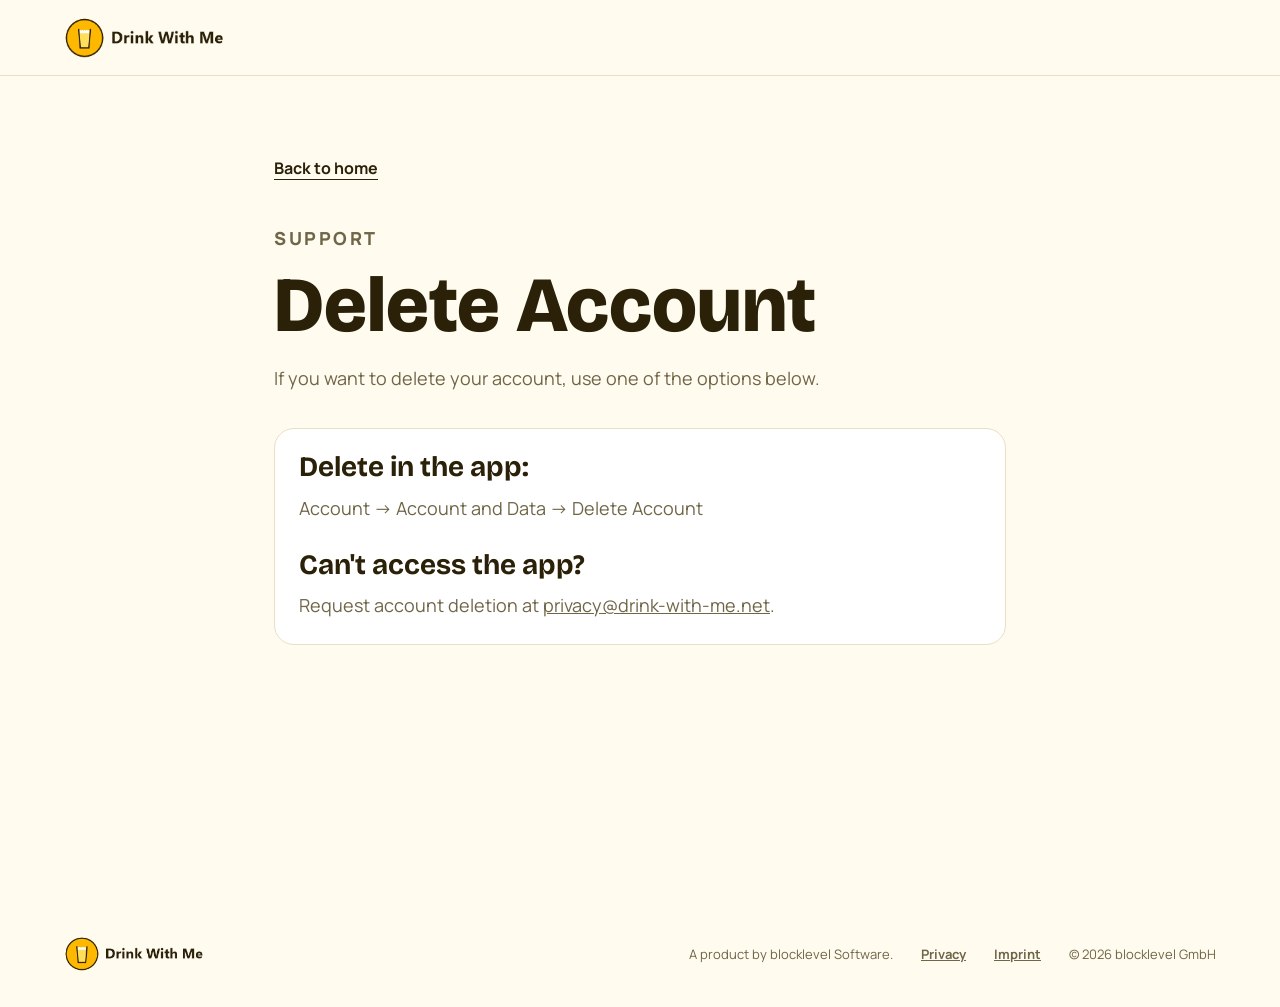
<file: delete-account.html>
<!doctype html>
<html lang="en">
<head>
  <meta charset="utf-8">
  <meta name="viewport" content="width=device-width, initial-scale=1">
  <meta name="theme-color" content="#ffb800">
  <meta name="description" content="How to request deletion of your Drink With Me account.">
  <title>Delete Account - Drink With Me</title>
  <link rel="icon" href="/favicon.ico" sizes="48x48">
  <link rel="icon" href="/favicon.svg" type="image/svg+xml">
  <link rel="apple-touch-icon" href="/apple-touch-icon.png">
  <link rel="manifest" href="/site.webmanifest">
  <link rel="stylesheet" href="styles.css?v=20261126-1">
  <style>
    .support {
      max-width: 780px;
      min-height: calc(100svh - 76px);
      margin: 0 auto;
      padding: 80px 24px 120px;
    }

    .support h1 {
      font-size: clamp(48px, 8vw, 78px);
      margin-bottom: 18px;
    }

    .support p {
      color: var(--muted);
      font-size: 18px;
      margin-bottom: 0;
    }

    .support .section-label {
      margin-bottom: 12px;
    }

    .support-card {
      margin-top: 36px;
      border: 1px solid var(--outline);
      border-radius: 20px;
      background: var(--surface);
      padding: 24px;
    }

    .support-card h2 {
      font-size: 28px;
      margin-bottom: 12px;
    }

    .support-card p + h2 {
      margin-top: 28px;
    }

    .back {
      display: inline-block;
      margin-bottom: 44px;
      font-weight: 700;
      text-underline-offset: 5px;
    }

    @media (max-width: 580px) {
      .support {
        min-height: calc(100svh - 68px);
        padding: 56px 22px 90px;
      }

      .support h1 {
        font-size: clamp(40px, 13vw, 60px);
      }

      .support-card {
        padding: 20px;
      }
    }
  </style>
</head>
<body>
  <header class="site-header">
    <a class="brand" href="index.html" aria-label="Drink With Me home">
      <img src="assets/logo-banner.png" alt="Drink With Me">
    </a>
  </header>

  <main class="support">
    <a class="back" href="index.html">Back to home</a>
    <p class="section-label">Support</p>
    <h1>Delete Account</h1>
    <p>If you want to delete your account, use one of the options below.</p>

    <section class="support-card" aria-label="Account deletion options">
      <h2>Delete in the app:</h2>
      <p>Account -> Account and Data -> Delete Account</p>

      <h2>Can't access the app?</h2>
      <p>Request account deletion at <a href="mailto:privacy@drink-with-me.net">privacy@drink-with-me.net</a>.</p>
    </section>
  </main>

  <footer>
    <img src="assets/logo-banner.png" alt="Drink With Me">
    <p>A product by blocklevel Software.</p>
    <a href="privacy.html">Privacy</a>
    <a href="impressum.html">Imprint</a>
    <span>© 2026 blocklevel GmbH</span>
  </footer>
</body>
</html>
</file>
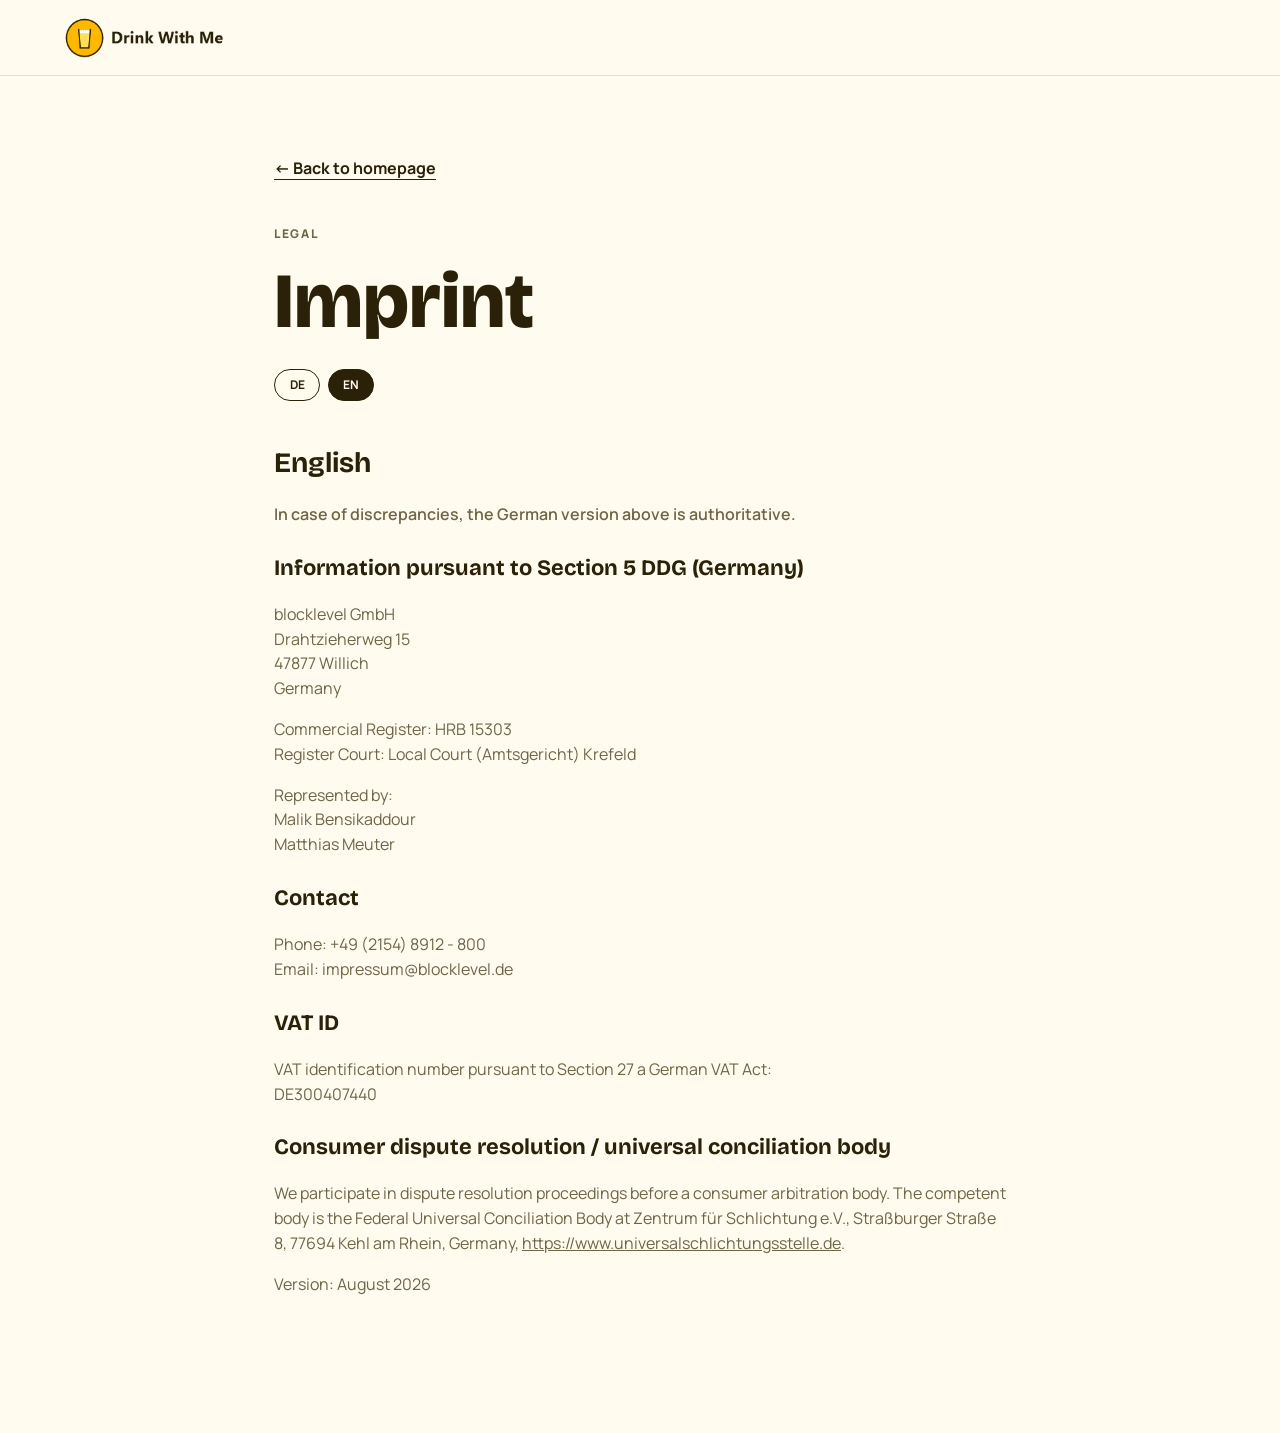
<file: impressum.html>
<!doctype html>
<html lang="de">
<head>
  <meta charset="utf-8">
  <meta name="viewport" content="width=device-width, initial-scale=1">
  <meta name="theme-color" content="#ffb800">
  <title>Impressum - Drink With Me</title>
  <link rel="icon" href="/favicon.ico" sizes="48x48">
  <link rel="icon" href="/favicon.svg" type="image/svg+xml">
  <link rel="apple-touch-icon" href="/apple-touch-icon.png">
  <link rel="manifest" href="/site.webmanifest">
  <link rel="stylesheet" href="styles.css?v=20261126-1">
  <style>
    .legal { max-width: 780px; min-height: calc(100svh - 76px); margin: 0 auto; padding: 80px 24px 120px; }
    .legal h1 { font-size: clamp(48px, 8vw, 78px); }
    .legal h2 { margin-top: 48px; font-size: 28px; }
    .legal h3 { margin-top: 30px; font-size: 22px; }
    .legal p { color: var(--muted); }
    .back { display: inline-block; margin-bottom: 44px; font-weight: 700; text-underline-offset: 5px; }
    .lang-switch { display: flex; gap: 8px; flex-wrap: wrap; margin: 0 0 24px; }
    .lang-switch button {
      min-height: 32px;
      min-width: 46px;
      padding: 5px 12px;
      border: 1px solid var(--espresso);
      border-radius: 999px;
      background: transparent;
      color: var(--espresso);
      font: 700 12px/1 "Manrope", "Helvetica Neue", sans-serif;
      cursor: pointer;
    }
    .lang-switch button[aria-pressed="true"] {
      background: var(--espresso);
      color: var(--foam);
    }
    .legal-note { margin-top: 18px; font-weight: 600; }
    .lang-block[hidden] { display: none; }
  </style>
</head>
<body>
  <header class="site-header">
    <a class="brand" href="index.html"><img src="assets/logo-banner.png" alt="Drink With Me"></a>
  </header>
  <main class="legal">
    <a class="back" href="index.html" data-i18n="backLink">← Zurück zur Startseite</a>
    <p class="section-label" data-i18n="legalLabel">Rechtliches</p>
    <h1 data-i18n="pageTitle">Impressum</h1>

    <div class="lang-switch" role="group" aria-label="Language switch">
      <button type="button" data-set-lang="de" aria-pressed="true">DE</button>
      <button type="button" data-set-lang="en" aria-pressed="false">EN</button>
    </div>

    <section class="lang-block" data-lang="de">
    <h2>Deutsch</h2>

    <p class="legal-note">Bei Abweichungen ist die deutsche Fassung maßgeblich.</p>

    <h3>Angaben gemäß § 5 DDG</h3>
    <p>
      blocklevel GmbH<br>
      Drahtzieherweg 15<br>
      47877 Willich
    </p>
    <p>
      Handelsregister: HRB 15303<br>
      Registergericht: Amtsgericht Krefeld
    </p>
    <p>
      Vertreten durch:<br>
      Malik Bensikaddour<br>
      Matthias Meuter
    </p>

    <h3>Kontakt</h3>
    <p>
      Telefon: +49 (2154) 8912 - 800<br>
      E-Mail: impressum@blocklevel.de
    </p>

    <h3>Umsatzsteuer-ID</h3>
    <p>
      Umsatzsteuer-Identifikationsnummer gemäß § 27 a Umsatzsteuergesetz:<br>
      DE300407440
    </p>

    <h3>Verbraucherstreitbeilegung / Universalschlichtungsstelle</h3>
    <p>
      Wir nehmen an einem Streitbeilegungsverfahren vor einer Verbraucherschlichtungsstelle teil.
      Zuständig ist die Universalschlichtungsstelle des Bundes beim Zentrum für Schlichtung e.V.,
      Straßburger Straße 8, 77694 Kehl am Rhein,
      <a href="https://www.universalschlichtungsstelle.de/" target="_blank" rel="noopener noreferrer">https://www.universalschlichtungsstelle.de</a>.
    </p>
    </section>

    <section class="lang-block" data-lang="en" hidden>
    <h2>English</h2>

    <p class="legal-note">In case of discrepancies, the German version above is authoritative.</p>

    <h3>Information pursuant to Section 5 DDG (Germany)</h3>
    <p>
      blocklevel GmbH<br>
      Drahtzieherweg 15<br>
      47877 Willich<br>
      Germany
    </p>
    <p>
      Commercial Register: HRB 15303<br>
      Register Court: Local Court (Amtsgericht) Krefeld
    </p>
    <p>
      Represented by:<br>
      Malik Bensikaddour<br>
      Matthias Meuter
    </p>

    <h3>Contact</h3>
    <p>
      Phone: +49 (2154) 8912 - 800<br>
      Email: impressum@blocklevel.de
    </p>

    <h3>VAT ID</h3>
    <p>
      VAT identification number pursuant to Section 27 a German VAT Act:<br>
      DE300407440
    </p>

    <h3>Consumer dispute resolution / universal conciliation body</h3>
    <p>
      We participate in dispute resolution proceedings before a consumer arbitration body.
      The competent body is the Federal Universal Conciliation Body at Zentrum für Schlichtung e.V.,
      Straßburger Straße 8, 77694 Kehl am Rhein, Germany,
      <a href="https://www.universalschlichtungsstelle.de/" target="_blank" rel="noopener noreferrer">https://www.universalschlichtungsstelle.de</a>.
    </p>
    </section>

    <p data-i18n="updated">Stand: August 2026</p>
  </main>

  <script>
    (function () {
      var supported = ['de', 'en'];
      var storageKey = 'dwm-lang';
      var translations = {
        de: {
          pageTitleTag: 'Impressum - Drink With Me',
          backLink: '← Zurück zur Startseite',
          legalLabel: 'Rechtliches',
          pageTitle: 'Impressum',
          updated: 'Stand: August 2026'
        },
        en: {
          pageTitleTag: 'Imprint - Drink With Me',
          backLink: '← Back to homepage',
          legalLabel: 'Legal',
          pageTitle: 'Imprint',
          updated: 'Version: August 2026'
        }
      };

      function detectBrowserLanguage() {
        var preferred = (navigator.languages && navigator.languages[0]) || navigator.language || 'en';
        return preferred.toLowerCase().startsWith('de') ? 'de' : 'en';
      }

      function readStoredLanguage() {
        try {
          var stored = localStorage.getItem(storageKey);
          return supported.indexOf(stored) >= 0 ? stored : null;
        } catch {
          return null;
        }
      }

      function storeLanguage(lang) {
        try {
          localStorage.setItem(storageKey, lang);
        } catch {
          // Ignore storage failures.
        }
      }

      function applyLanguage(lang) {
        var t = translations[lang] || translations.en;
        document.documentElement.lang = lang;
        document.title = t.pageTitleTag;

        document.querySelectorAll('[data-i18n]').forEach(function (el) {
          var key = el.getAttribute('data-i18n');
          if (t[key]) {
            el.textContent = t[key];
          }
        });

        document.querySelectorAll('.lang-block').forEach(function (block) {
          block.hidden = block.getAttribute('data-lang') !== lang;
        });

        document.querySelectorAll('[data-set-lang]').forEach(function (button) {
          button.setAttribute('aria-pressed', button.getAttribute('data-set-lang') === lang ? 'true' : 'false');
        });

        storeLanguage(lang);
      }

      var queryLanguage = new URLSearchParams(window.location.search).get('lang');
      var initialLanguage = (supported.indexOf(queryLanguage) >= 0 ? queryLanguage : null)
        || readStoredLanguage() || detectBrowserLanguage();
      if (supported.indexOf(initialLanguage) < 0) {
        initialLanguage = 'en';
      }

      document.querySelectorAll('[data-set-lang]').forEach(function (button) {
        button.addEventListener('click', function () {
          var next = button.getAttribute('data-set-lang');
          if (supported.indexOf(next) >= 0) {
            applyLanguage(next);
          }
        });
      });

      applyLanguage(initialLanguage);
    })();
  </script>
</body>
</html>
</file>
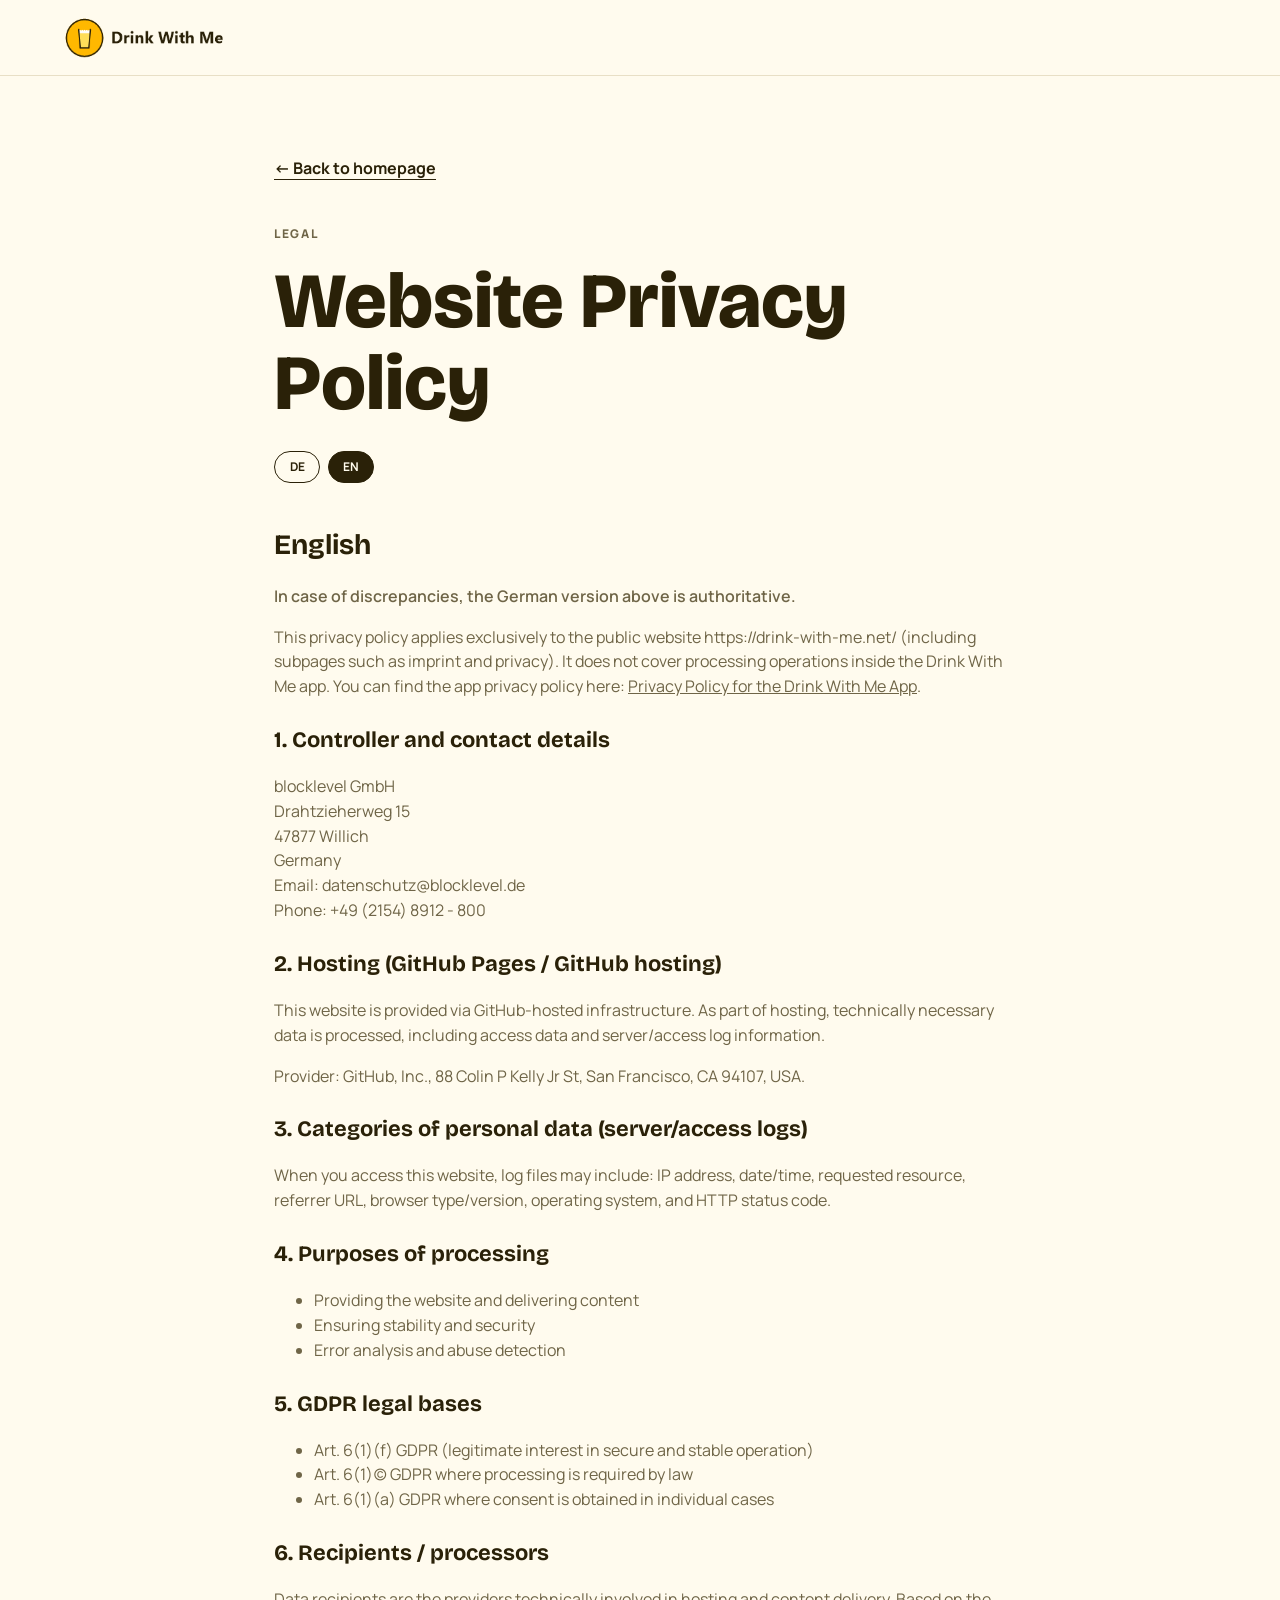
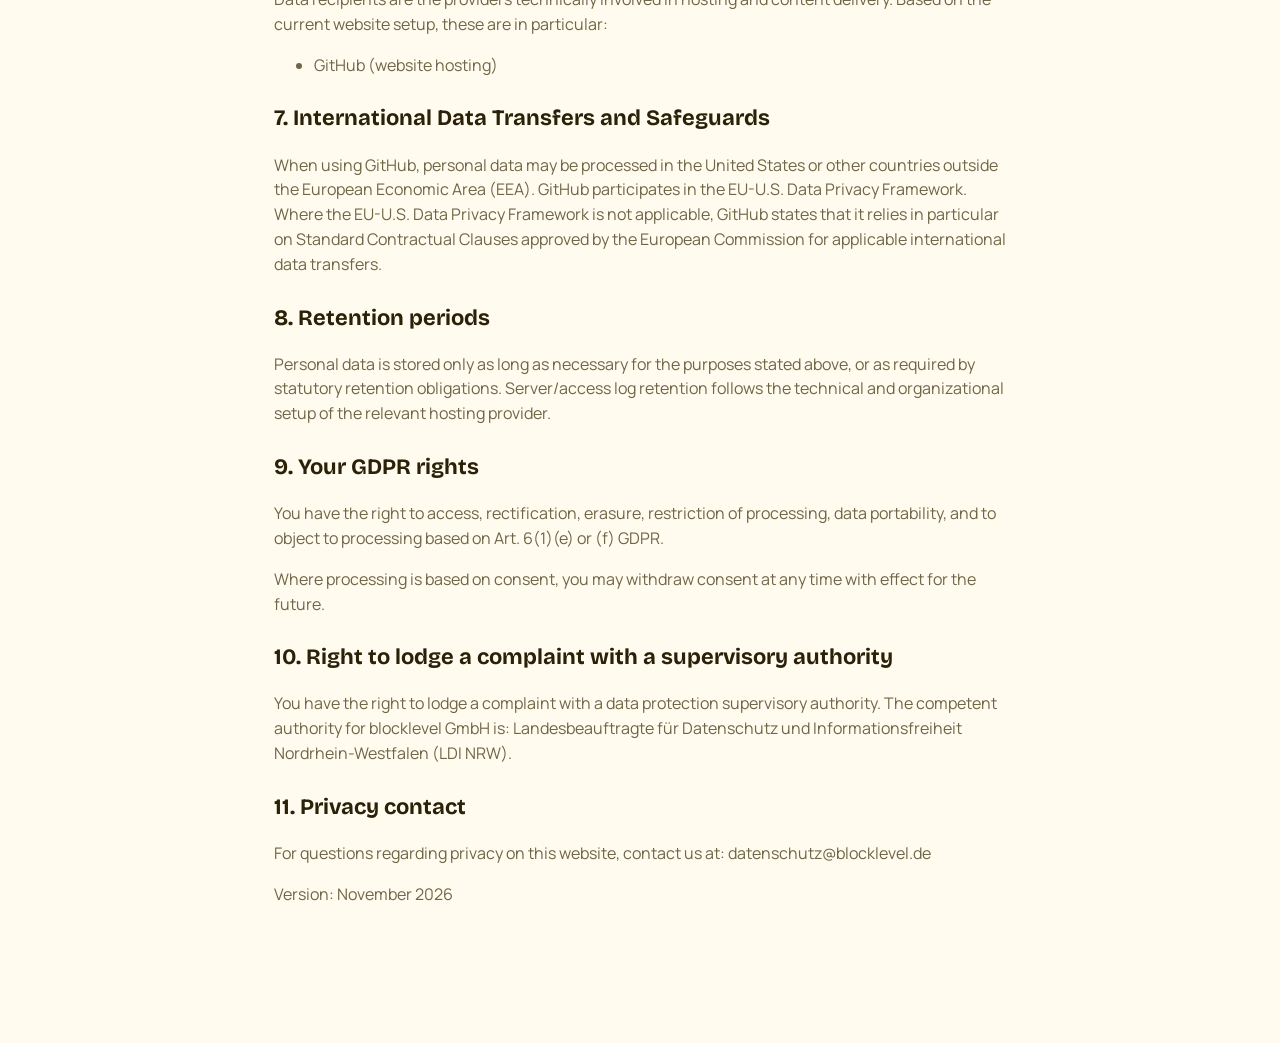
<file: privacy.html>
<!doctype html>
<html lang="de">
<head>
  <meta charset="utf-8">
  <meta name="viewport" content="width=device-width, initial-scale=1">
  <meta name="theme-color" content="#ffb800">
  <title>Datenschutzerklärung - Drink With Me</title>
  <link rel="icon" href="/favicon.ico" sizes="48x48">
  <link rel="icon" href="/favicon.svg" type="image/svg+xml">
  <link rel="apple-touch-icon" href="/apple-touch-icon.png">
  <link rel="manifest" href="/site.webmanifest">
  <link rel="stylesheet" href="styles.css?v=20261126-1">
  <style>
    .legal { max-width: 780px; min-height: calc(100svh - 76px); margin: 0 auto; padding: 80px 24px 120px; }
    .legal h1 { font-size: clamp(48px, 8vw, 78px); }
    .legal h2 { margin-top: 48px; font-size: 28px; }
    .legal h3 { margin-top: 30px; font-size: 22px; }
    .legal p { color: var(--muted); }
    .legal ul { color: var(--muted); }
    .back { display: inline-block; margin-bottom: 44px; font-weight: 700; text-underline-offset: 5px; }
    .lang-switch { display: flex; gap: 8px; flex-wrap: wrap; margin: 0 0 24px; }
    .lang-switch button {
      min-height: 32px;
      min-width: 46px;
      padding: 5px 12px;
      border: 1px solid var(--espresso);
      border-radius: 999px;
      background: transparent;
      color: var(--espresso);
      font: 700 12px/1 "Manrope", "Helvetica Neue", sans-serif;
      cursor: pointer;
    }
    .lang-switch button[aria-pressed="true"] {
      background: var(--espresso);
      color: var(--foam);
    }
    .legal-note { margin-top: 18px; font-weight: 600; }
    .todo-note { border-left: 4px solid var(--sunburst); padding-left: 12px; }
    .lang-block[hidden] { display: none; }
  </style>
</head>
<body>
  <header class="site-header">
    <a class="brand" href="index.html"><img src="assets/logo-banner.png" alt="Drink With Me"></a>
  </header>
  <main class="legal">
    <a class="back" href="index.html" data-i18n="backLink">← Zurück zur Startseite</a>
    <p class="section-label" data-i18n="legalLabel">Rechtliches</p>
    <h1 data-i18n="pageTitle">Datenschutzerklärung (Website)</h1>

    <div class="lang-switch" role="group" aria-label="Language switch">
      <button type="button" data-set-lang="de" aria-pressed="true">DE</button>
      <button type="button" data-set-lang="en" aria-pressed="false">EN</button>
    </div>

    <section class="lang-block" data-lang="de">
    <h2>Deutsch</h2>
    <p class="legal-note">Bei Abweichungen ist die deutsche Fassung maßgeblich.</p>
    <p>
      Diese Datenschutzerklärung gilt ausschließlich für die öffentliche Website
      https://drink-with-me.net/ (inklusive der Unterseiten wie Impressum und Datenschutz).
      Sie gilt nicht für die Verarbeitungsvorgänge innerhalb der Drink With Me App.
      Die App-Datenschutzerklärung findest du hier:
      <a href="app-privacy.html?lang=de">Datenschutzerklärung für die Drink With Me App</a>.
    </p>

    <h3>1. Verantwortliche Stelle und Kontakt</h3>
    <p>
      blocklevel GmbH<br>
      Drahtzieherweg 15<br>
      47877 Willich<br>
      E-Mail: datenschutz@blocklevel.de<br>
      Telefon: +49 (2154) 8912 - 800
    </p>

    <h3>2. Hosting (GitHub Pages / GitHub Hosting)</h3>
    <p>
      Diese Website wird über GitHub-gehostete Infrastruktur bereitgestellt.
      Im Rahmen des Hostings werden technisch erforderliche Daten verarbeitet,
      insbesondere Zugriffsdaten und Server-/Access-Log-Informationen.
    </p>
    <p>
      Anbieter: GitHub, Inc., 88 Colin P Kelly Jr St, San Francisco, CA 94107, USA.
    </p>

    <h3>3. Kategorien personenbezogener Daten (Server-/Access-Logs)</h3>
    <p>
      Beim Aufruf dieser Website können insbesondere folgende Daten in Log-Dateien
      verarbeitet werden: IP-Adresse, Datum/Uhrzeit des Zugriffs, angeforderte Ressource,
      Referrer-URL, Browsertyp/-version, Betriebssystem, HTTP-Statuscode.
    </p>

    <h3>4. Zwecke der Verarbeitung</h3>
    <ul>
      <li>Bereitstellung der Website und Auslieferung der Inhalte</li>
      <li>Gewährleistung von Stabilität und Sicherheit</li>
      <li>Fehleranalyse und Missbrauchserkennung</li>
    </ul>

    <h3>5. Rechtsgrundlagen (DSGVO)</h3>
    <ul>
      <li>Art. 6 Abs. 1 lit. f DSGVO (berechtigtes Interesse an sicherem, stabilem Betrieb)</li>
      <li>Art. 6 Abs. 1 lit. c DSGVO, soweit eine rechtliche Verpflichtung besteht</li>
      <li>Art. 6 Abs. 1 lit. a DSGVO, soweit im Einzelfall eine Einwilligung eingeholt wird</li>
    </ul>

    <h3>6. Empfänger / Auftragsverarbeiter</h3>
    <p>
      Empfänger der Daten sind die technisch eingebundenen Anbieter für Hosting und
      Inhaltsauslieferung. Nach dem aktuellen Stand dieser Website sind dies insbesondere:
    </p>
    <ul>
      <li>GitHub (Hosting der Website)</li>
    </ul>

    <h3>7. Drittlandübermittlungen und Garantien</h3>
    <p>
      Im Rahmen der Nutzung von GitHub kann eine Verarbeitung personenbezogener Daten
      in den USA oder anderen Ländern außerhalb des Europäischen Wirtschaftsraums erfolgen.
      GitHub nimmt am EU-U.S. Data Privacy Framework teil. Soweit dieses nicht anwendbar ist,
      stützt GitHub Übermittlungen nach eigenen Angaben insbesondere auf die von der
      Europäischen Kommission genehmigten Standardvertragsklauseln.
    </p>

    <h3>8. Speicherdauer</h3>
    <p>
      Personenbezogene Daten werden nur so lange gespeichert, wie dies zur Erfüllung der
      genannten Zwecke erforderlich ist oder gesetzliche Aufbewahrungspflichten bestehen.
      Für Server-/Access-Logs gelten die vom jeweiligen Hosting-Anbieter technisch und
      organisatorisch vorgesehenen Speicherfristen.
    </p>

    <h3>9. Ihre Rechte nach DSGVO</h3>
    <p>
      Sie haben das Recht auf Auskunft, Berichtigung, Löschung, Einschränkung der Verarbeitung,
      Datenübertragbarkeit sowie Widerspruch gegen Verarbeitungen auf Grundlage von
      Art. 6 Abs. 1 lit. e oder f DSGVO.
    </p>
    <p>
      Sofern eine Verarbeitung auf Einwilligung beruht, können Sie diese Einwilligung
      jederzeit mit Wirkung für die Zukunft widerrufen.
    </p>

    <h3>10. Beschwerderecht bei einer Aufsichtsbehörde</h3>
    <p>
      Sie haben das Recht, sich bei einer Datenschutzaufsichtsbehörde zu beschweren.
      Zuständige Aufsichtsbehörde für blocklevel GmbH ist:
      Landesbeauftragte für Datenschutz und Informationsfreiheit Nordrhein-Westfalen (LDI NRW).
    </p>

    <h3>11. Kontakt zum Datenschutz</h3>
    <p>
      Bei Fragen zum Datenschutz auf dieser Website kontaktieren Sie uns unter:
      datenschutz@blocklevel.de
    </p>
    </section>

    <section class="lang-block" data-lang="en" hidden>
    <h2>English</h2>
    <p class="legal-note">In case of discrepancies, the German version above is authoritative.</p>
    <p>
      This privacy policy applies exclusively to the public website
      https://drink-with-me.net/ (including subpages such as imprint and privacy).
      It does not cover processing operations inside the Drink With Me app.
      You can find the app privacy policy here:
      <a href="app-privacy.html?lang=en">Privacy Policy for the Drink With Me App</a>.
    </p>

    <h3>1. Controller and contact details</h3>
    <p>
      blocklevel GmbH<br>
      Drahtzieherweg 15<br>
      47877 Willich<br>
      Germany<br>
      Email: datenschutz@blocklevel.de<br>
      Phone: +49 (2154) 8912 - 800
    </p>

    <h3>2. Hosting (GitHub Pages / GitHub hosting)</h3>
    <p>
      This website is provided via GitHub-hosted infrastructure.
      As part of hosting, technically necessary data is processed,
      including access data and server/access log information.
    </p>
    <p>
      Provider: GitHub, Inc., 88 Colin P Kelly Jr St, San Francisco, CA 94107, USA.
    </p>

    <h3>3. Categories of personal data (server/access logs)</h3>
    <p>
      When you access this website, log files may include: IP address, date/time,
      requested resource, referrer URL, browser type/version, operating system,
      and HTTP status code.
    </p>

    <h3>4. Purposes of processing</h3>
    <ul>
      <li>Providing the website and delivering content</li>
      <li>Ensuring stability and security</li>
      <li>Error analysis and abuse detection</li>
    </ul>

    <h3>5. GDPR legal bases</h3>
    <ul>
      <li>Art. 6(1)(f) GDPR (legitimate interest in secure and stable operation)</li>
      <li>Art. 6(1)(c) GDPR where processing is required by law</li>
      <li>Art. 6(1)(a) GDPR where consent is obtained in individual cases</li>
    </ul>

    <h3>6. Recipients / processors</h3>
    <p>
      Data recipients are the providers technically involved in hosting and content delivery.
      Based on the current website setup, these are in particular:
    </p>
    <ul>
      <li>GitHub (website hosting)</li>
    </ul>

    <h3>7. International Data Transfers and Safeguards</h3>
    <p>
      When using GitHub, personal data may be processed in the United States or
      other countries outside the European Economic Area (EEA). GitHub participates
      in the EU-U.S. Data Privacy Framework. Where the EU-U.S. Data Privacy Framework
      is not applicable, GitHub states that it relies in particular on Standard
      Contractual Clauses approved by the European Commission for applicable
      international data transfers.
    </p>

    <h3>8. Retention periods</h3>
    <p>
      Personal data is stored only as long as necessary for the purposes stated above,
      or as required by statutory retention obligations. Server/access log retention
      follows the technical and organizational setup of the relevant hosting provider.
    </p>

    <h3>9. Your GDPR rights</h3>
    <p>
      You have the right to access, rectification, erasure, restriction of processing,
      data portability, and to object to processing based on Art. 6(1)(e) or (f) GDPR.
    </p>
    <p>
      Where processing is based on consent, you may withdraw consent at any time
      with effect for the future.
    </p>

    <h3>10. Right to lodge a complaint with a supervisory authority</h3>
    <p>
      You have the right to lodge a complaint with a data protection supervisory authority.
      The competent authority for blocklevel GmbH is:
      Landesbeauftragte für Datenschutz und Informationsfreiheit Nordrhein-Westfalen (LDI NRW).
    </p>

    <h3>11. Privacy contact</h3>
    <p>
      For questions regarding privacy on this website, contact us at:
      datenschutz@blocklevel.de
    </p>
    </section>

    <p data-i18n="updated">Stand: November 2026</p>
  </main>

  <script>
    (function () {
      var supported = ['de', 'en'];
      var storageKey = 'dwm-lang';
      var translations = {
        de: {
          pageTitleTag: 'Datenschutzerklärung - Drink With Me',
          backLink: '← Zurück zur Startseite',
          legalLabel: 'Rechtliches',
          pageTitle: 'Datenschutzerklärung (Website)',
          updated: 'Stand: November 2026'
        },
        en: {
          pageTitleTag: 'Website Privacy Policy - Drink With Me',
          backLink: '← Back to homepage',
          legalLabel: 'Legal',
          pageTitle: 'Website Privacy Policy',
          updated: 'Version: November 2026'
        }
      };

      function detectBrowserLanguage() {
        var preferred = (navigator.languages && navigator.languages[0]) || navigator.language || 'en';
        return preferred.toLowerCase().startsWith('de') ? 'de' : 'en';
      }

      function readStoredLanguage() {
        try {
          var stored = localStorage.getItem(storageKey);
          return supported.indexOf(stored) >= 0 ? stored : null;
        } catch {
          return null;
        }
      }

      function storeLanguage(lang) {
        try {
          localStorage.setItem(storageKey, lang);
        } catch {
          // Ignore storage failures.
        }
      }

      function applyLanguage(lang) {
        var t = translations[lang] || translations.en;
        document.documentElement.lang = lang;
        document.title = t.pageTitleTag;

        document.querySelectorAll('[data-i18n]').forEach(function (el) {
          var key = el.getAttribute('data-i18n');
          if (t[key]) {
            el.textContent = t[key];
          }
        });

        document.querySelectorAll('.lang-block').forEach(function (block) {
          block.hidden = block.getAttribute('data-lang') !== lang;
        });

        document.querySelectorAll('[data-set-lang]').forEach(function (button) {
          button.setAttribute('aria-pressed', button.getAttribute('data-set-lang') === lang ? 'true' : 'false');
        });

        storeLanguage(lang);
      }

      var queryLanguage = new URLSearchParams(window.location.search).get('lang');
      var initialLanguage = (supported.indexOf(queryLanguage) >= 0 ? queryLanguage : null)
        || readStoredLanguage() || detectBrowserLanguage();
      if (supported.indexOf(initialLanguage) < 0) {
        initialLanguage = 'en';
      }

      document.querySelectorAll('[data-set-lang]').forEach(function (button) {
        button.addEventListener('click', function () {
          var next = button.getAttribute('data-set-lang');
          if (supported.indexOf(next) >= 0) {
            applyLanguage(next);
          }
        });
      });

      applyLanguage(initialLanguage);
    })();
  </script>
</body>
</html>
</file>
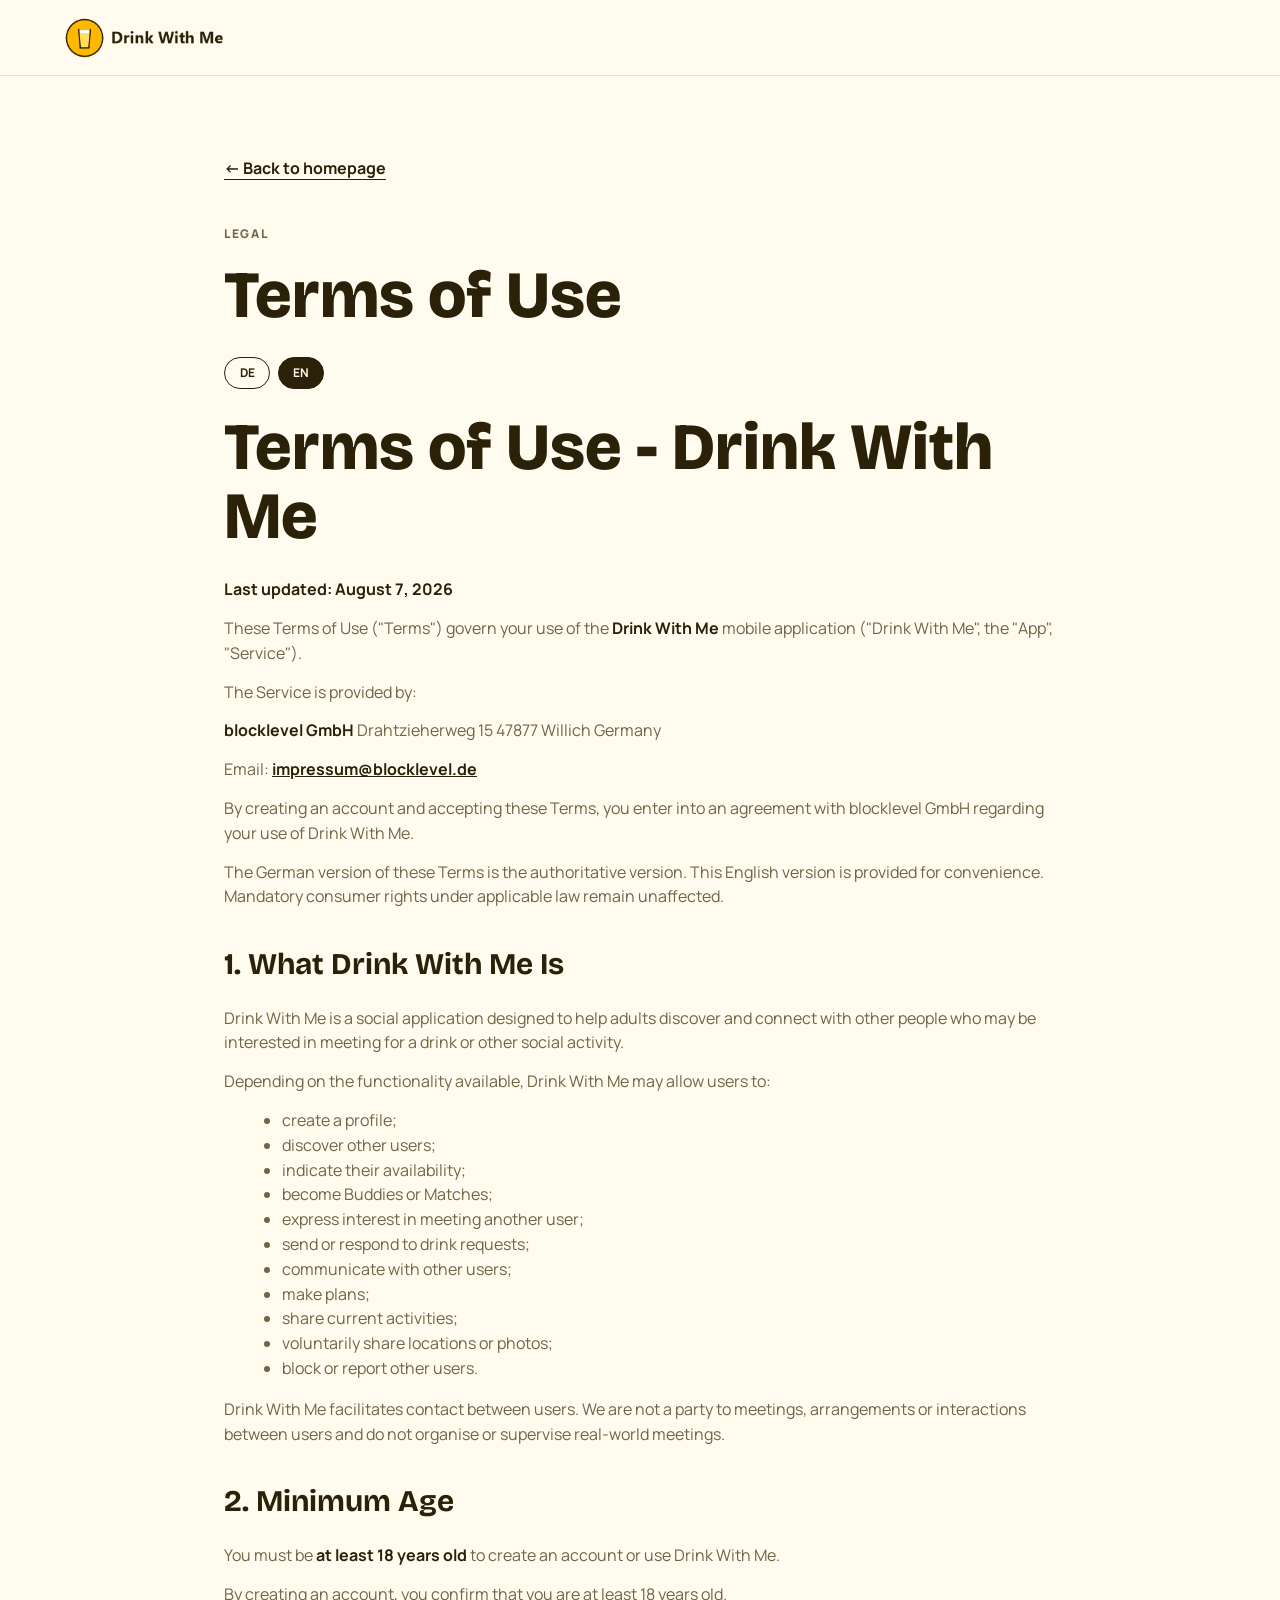
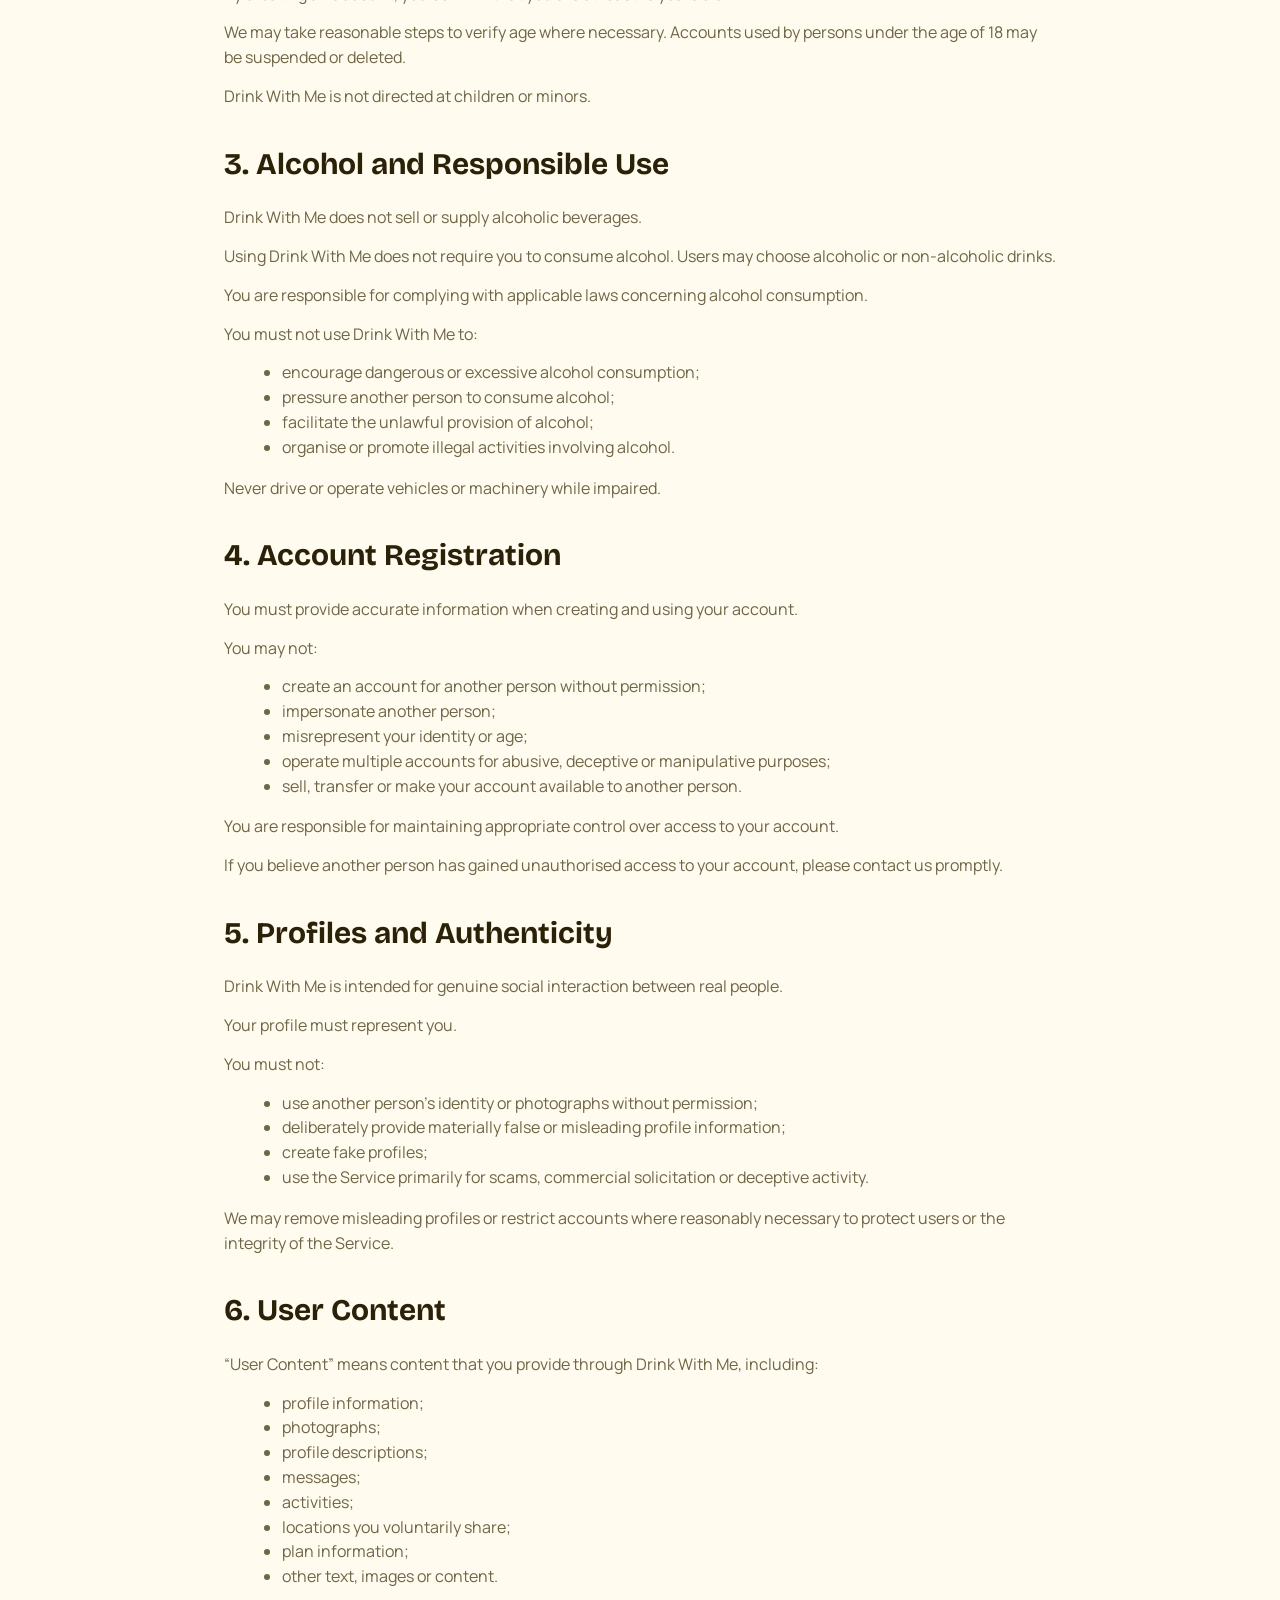
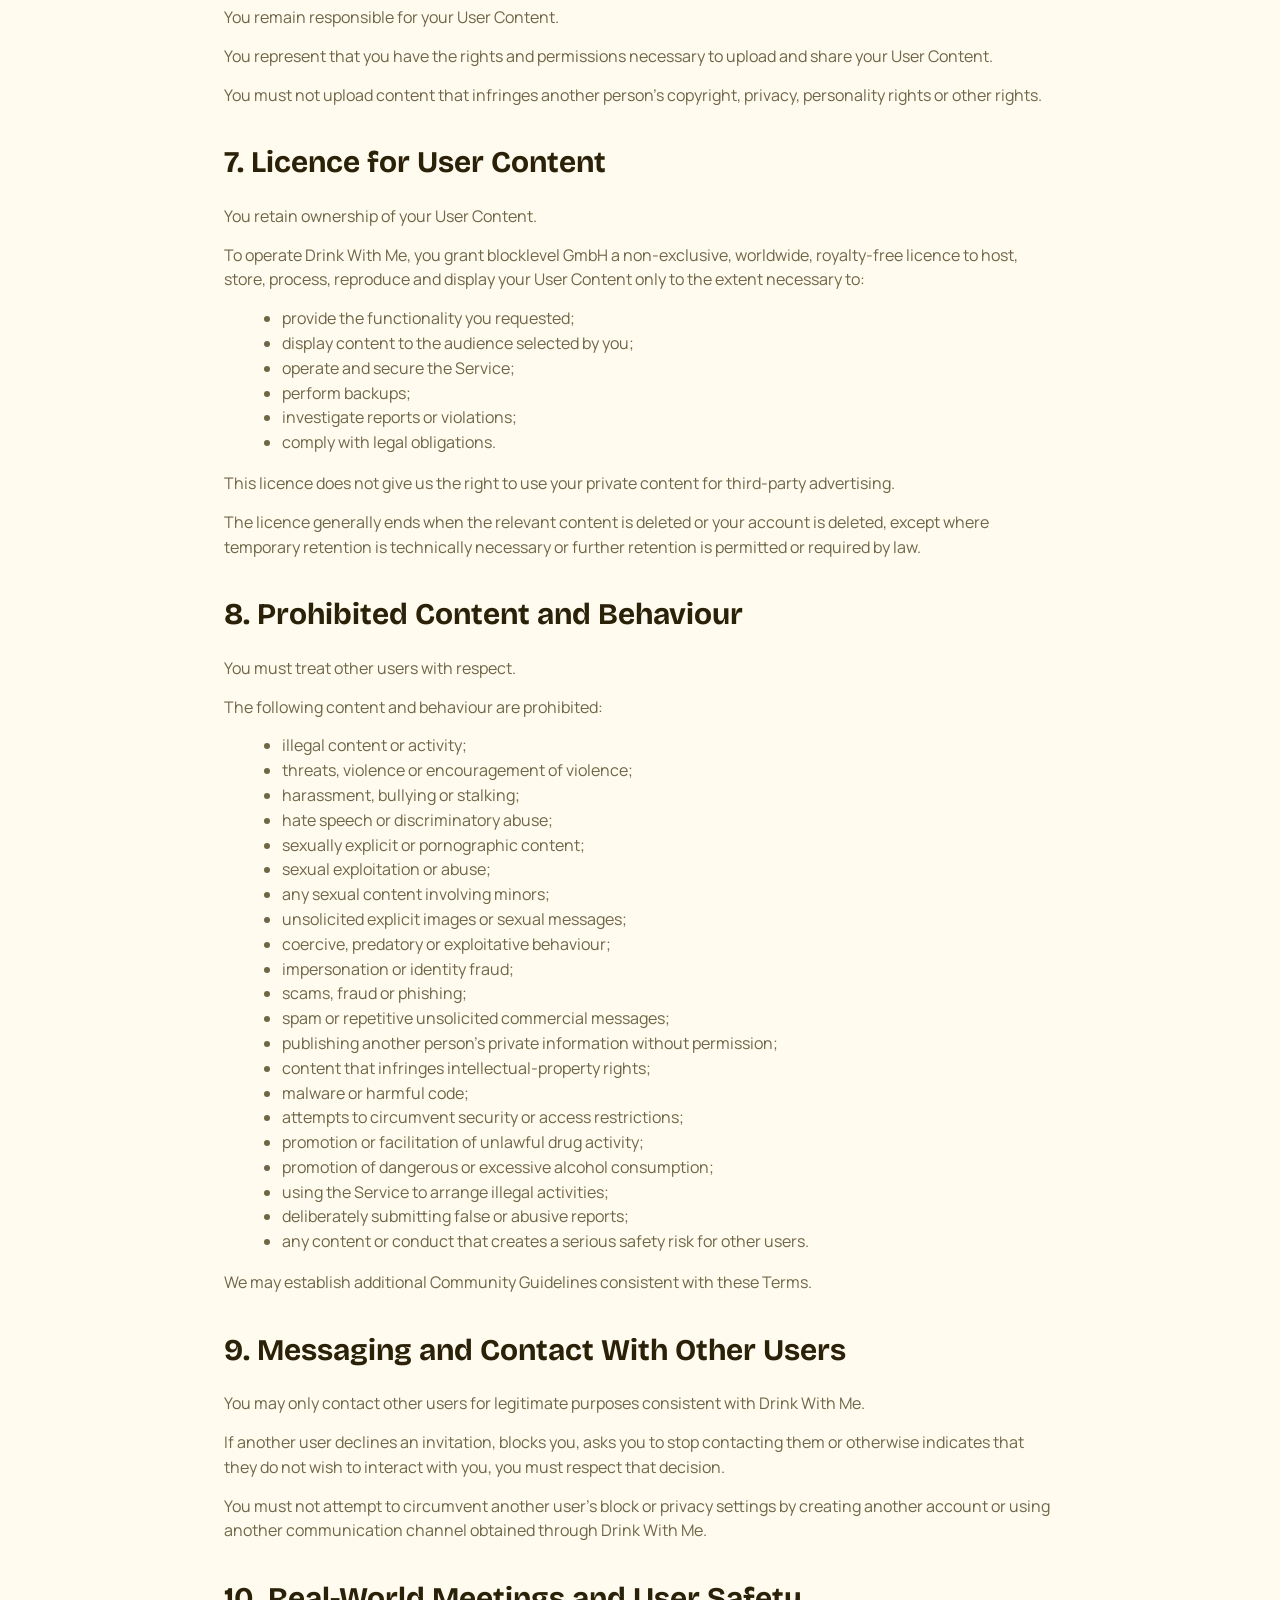
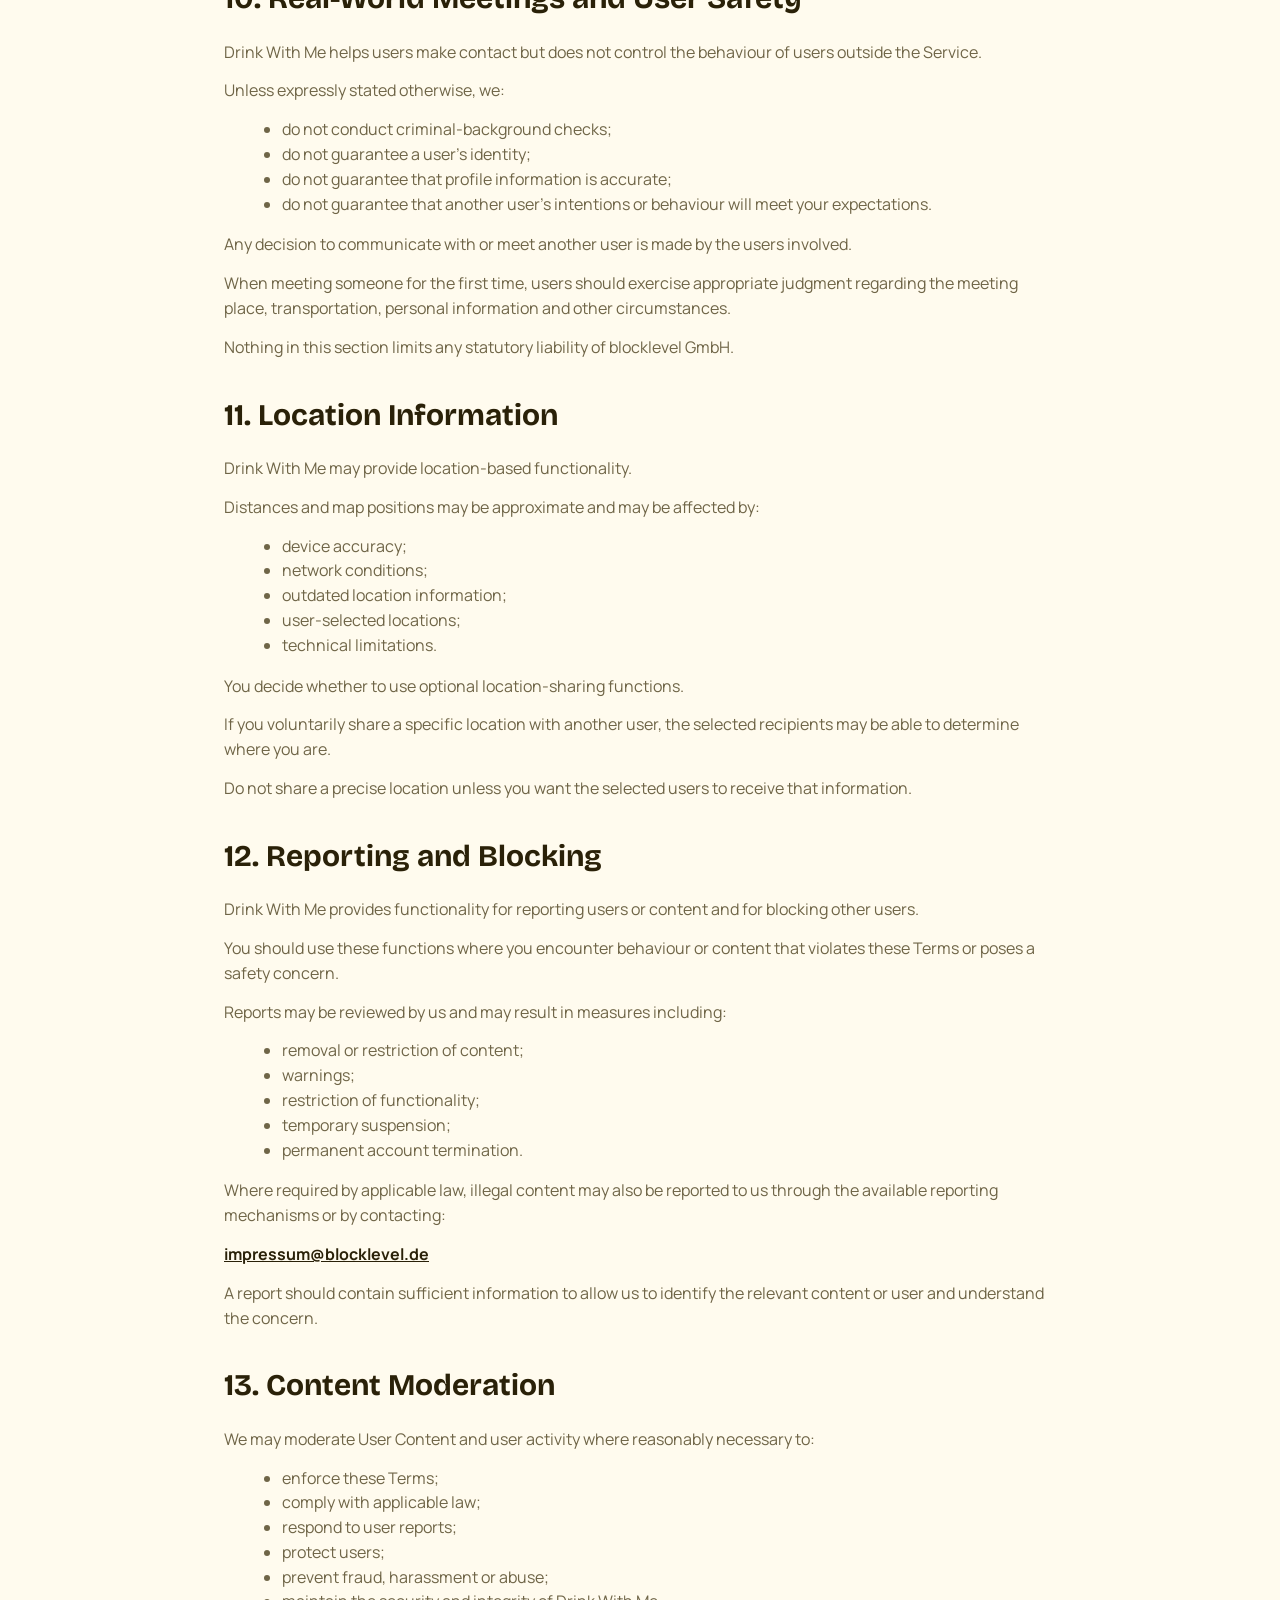
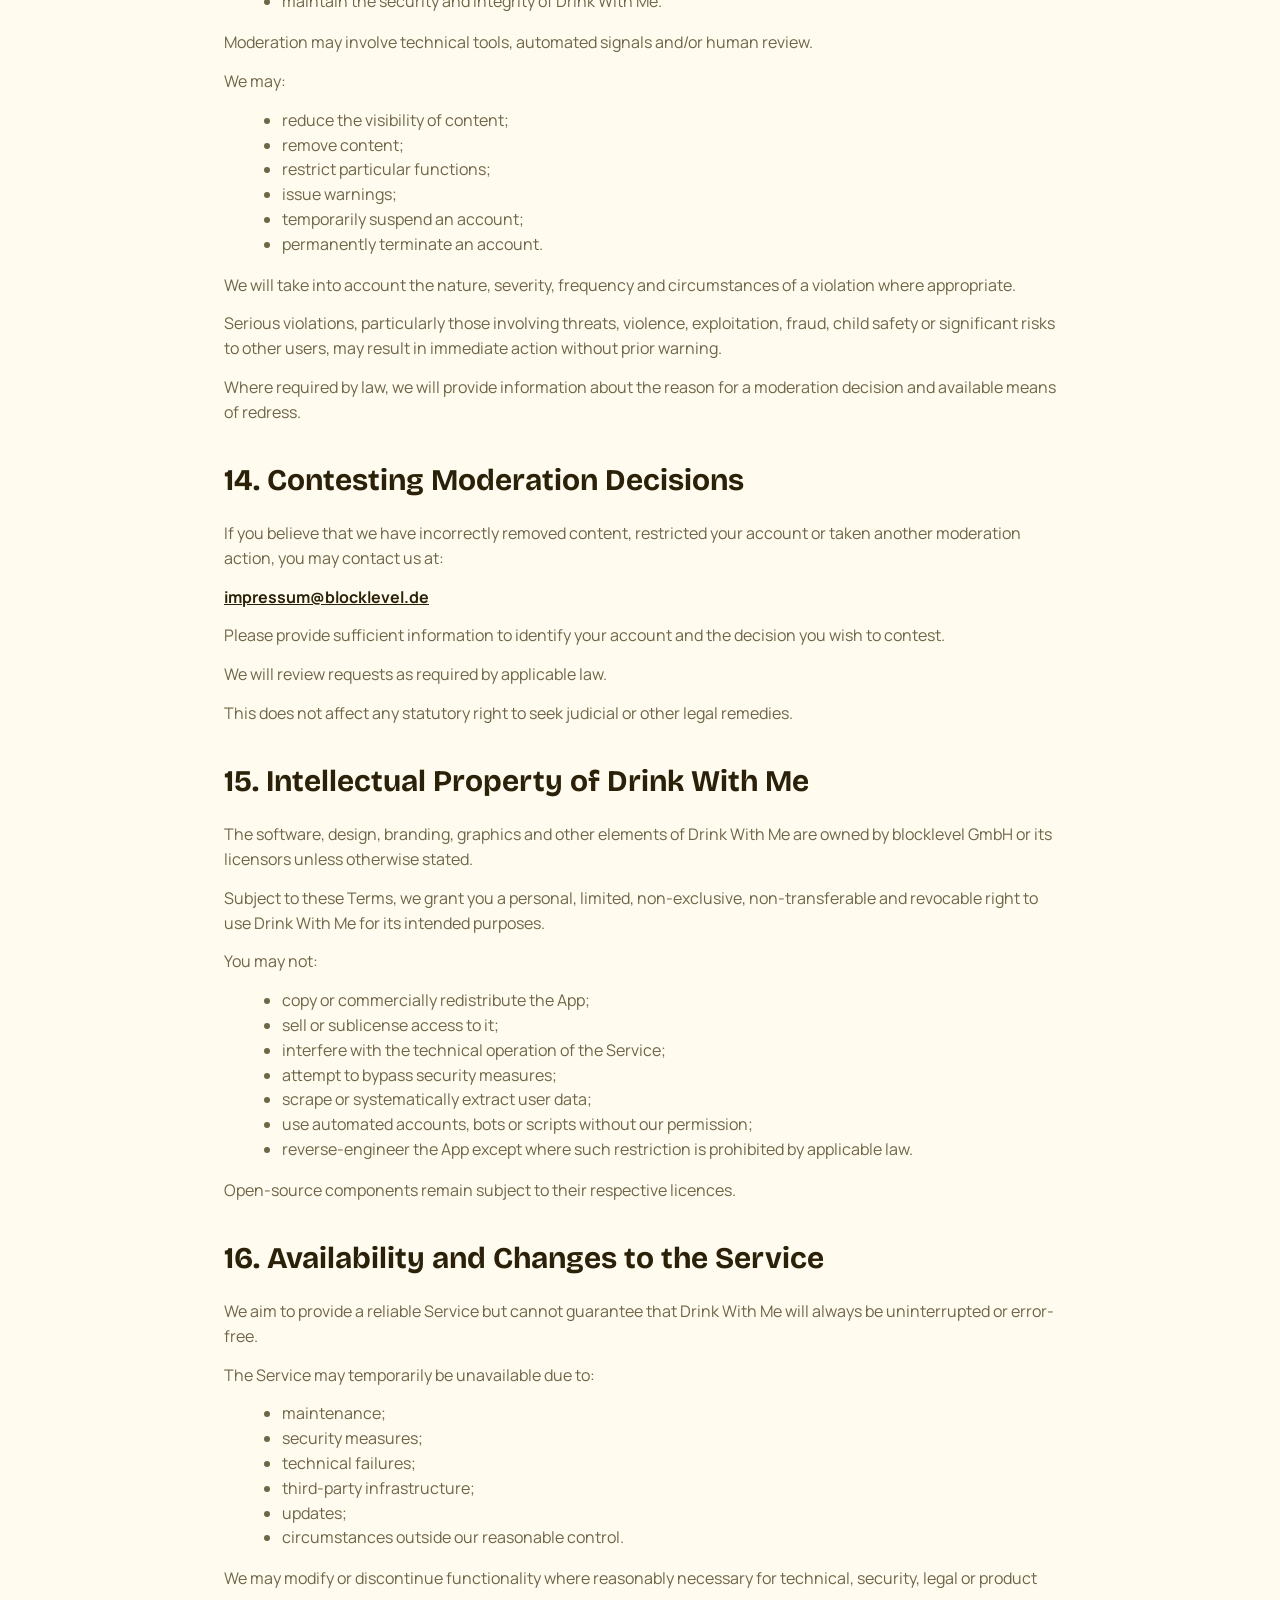
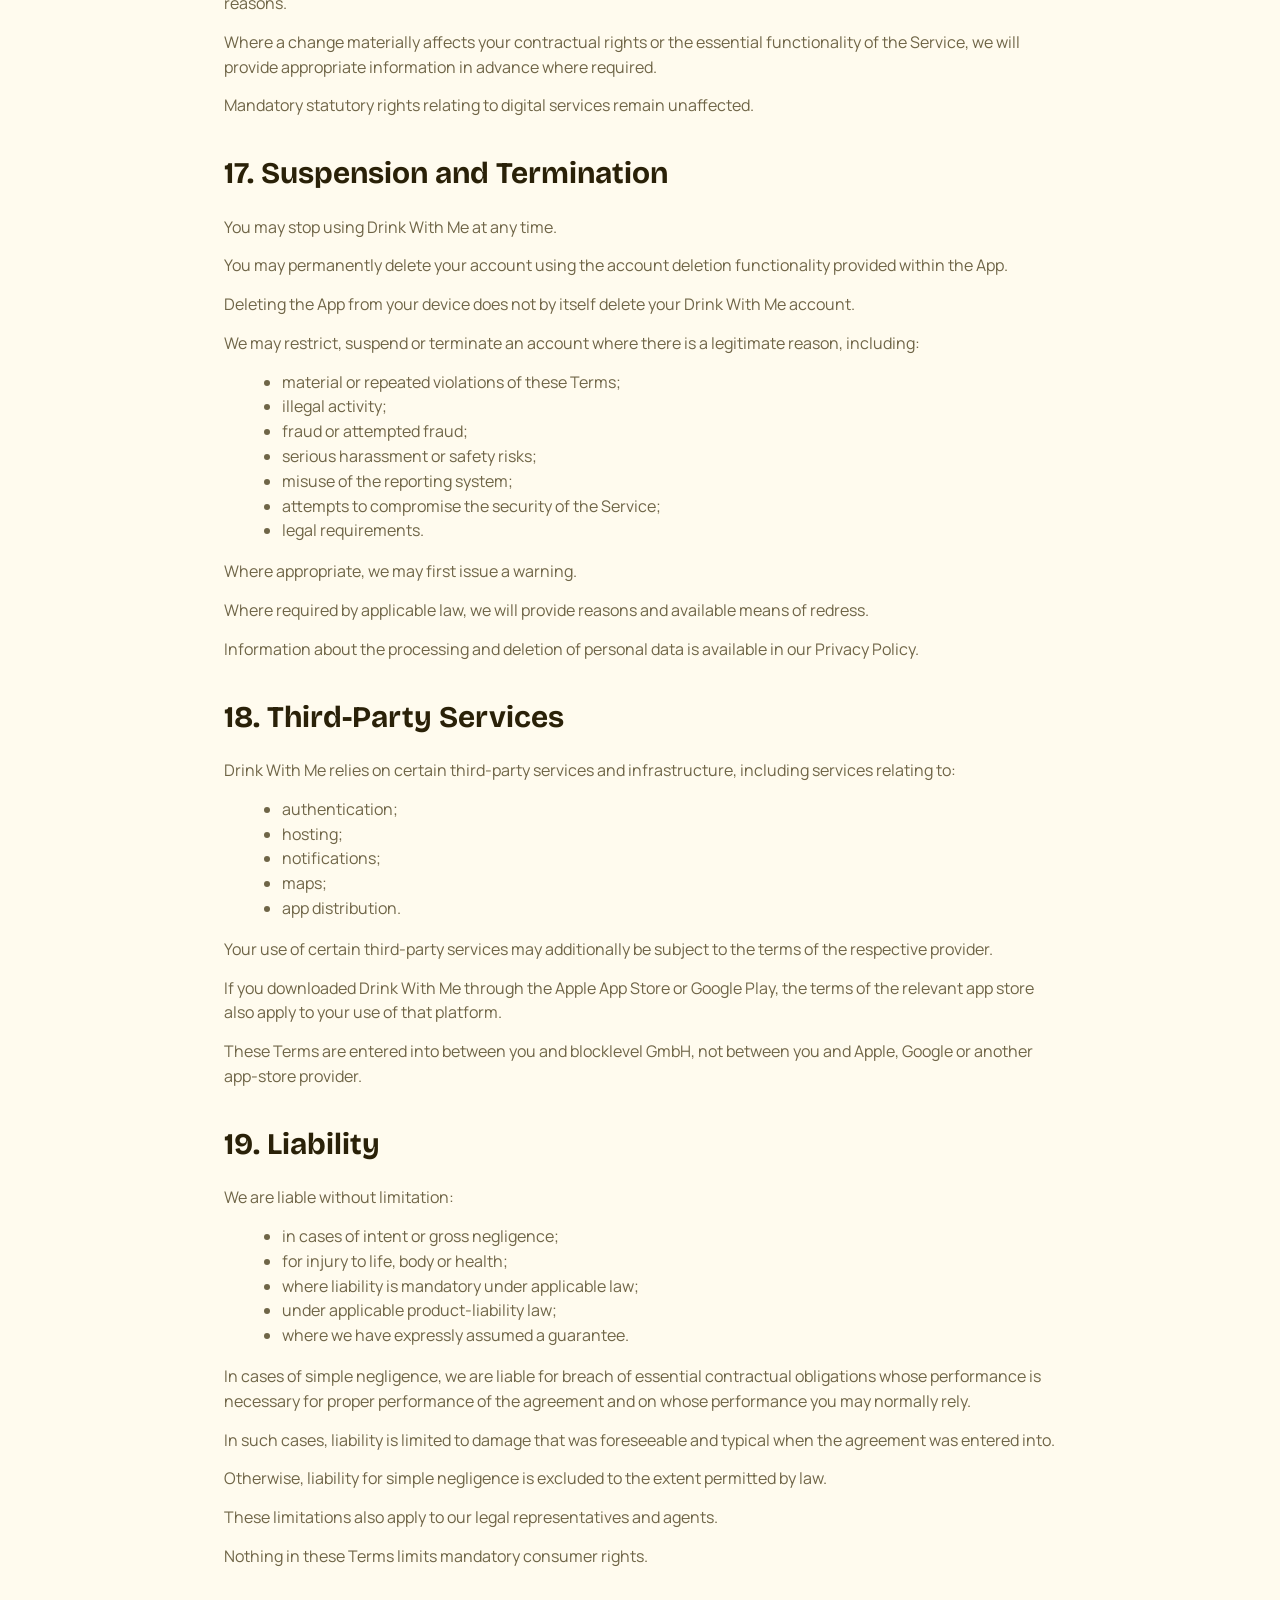
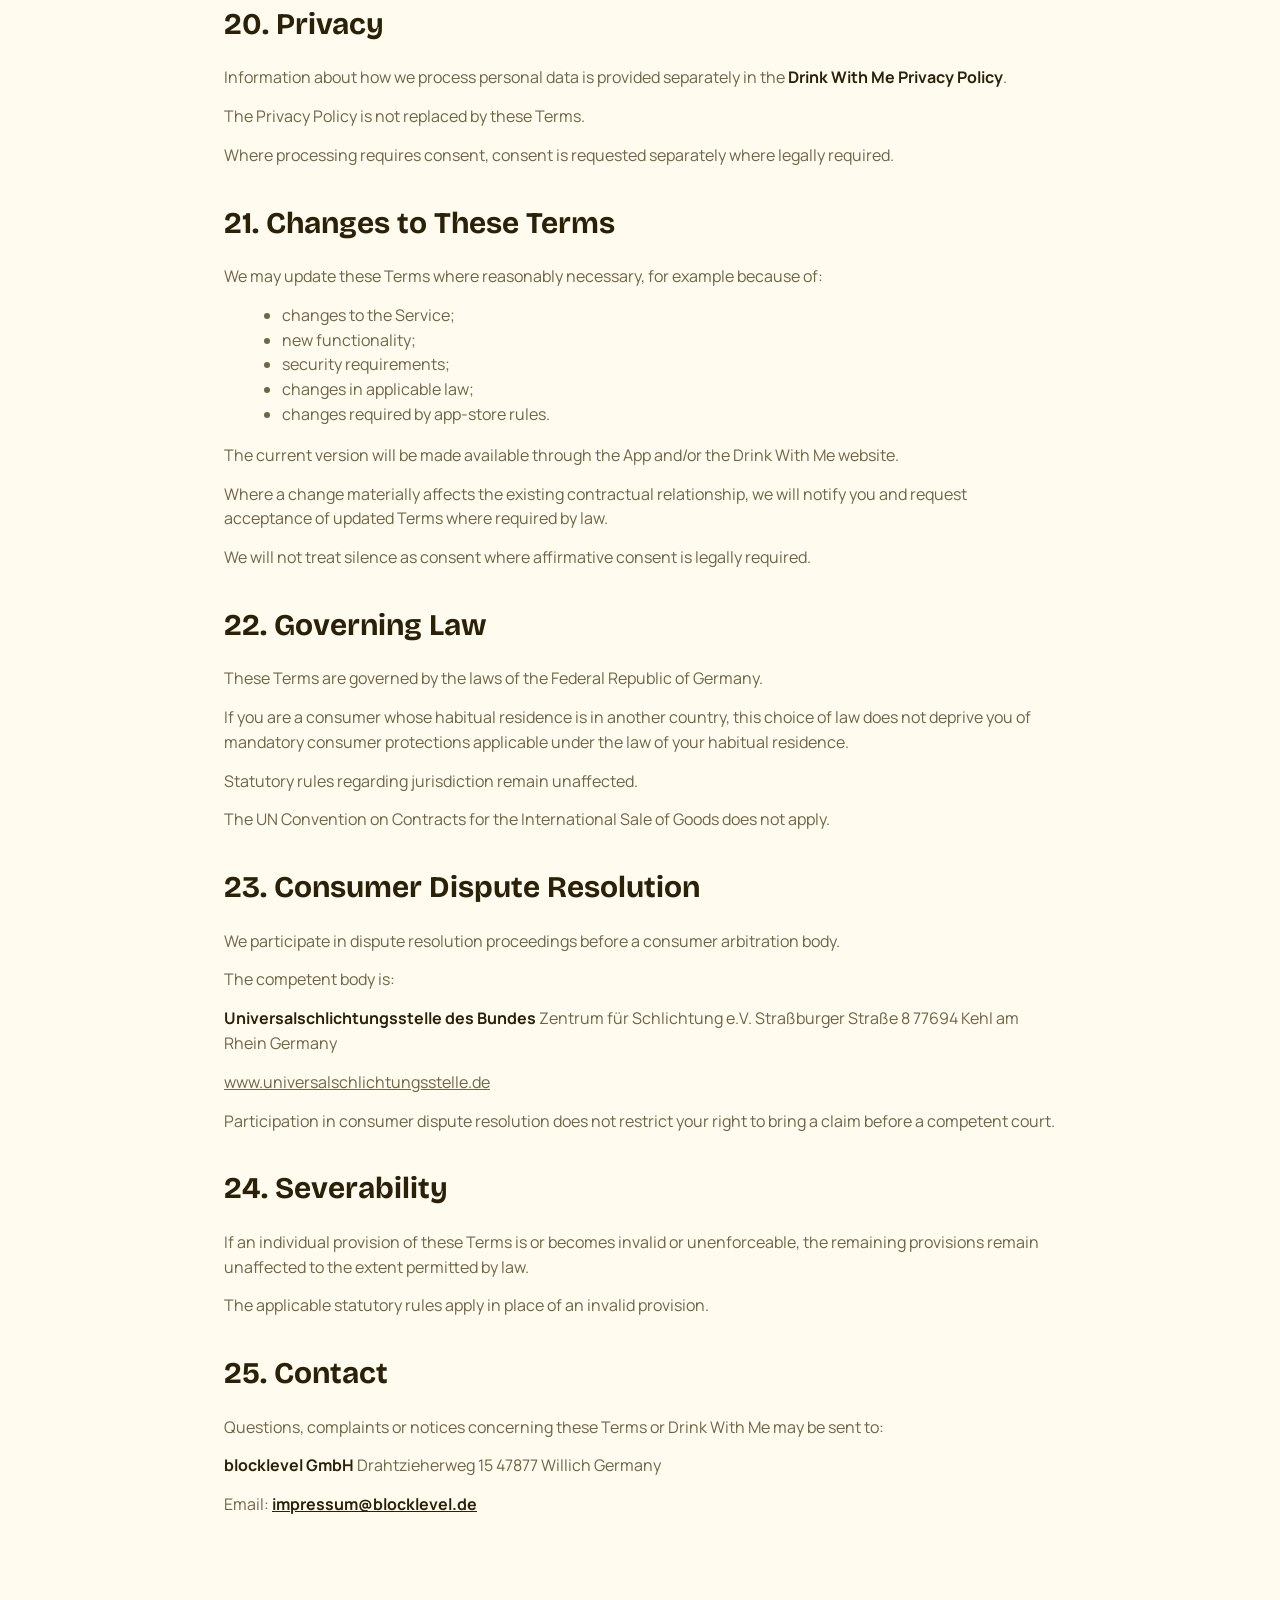
<file: terms.html>
<!doctype html>
<html lang="en">
<head>
  <meta charset="utf-8">
  <meta name="viewport" content="width=device-width, initial-scale=1">
  <meta name="theme-color" content="#ffb800">
  <title>Terms of Use - Drink With Me</title>
  <link rel="icon" href="/favicon.ico" sizes="48x48">
  <link rel="icon" href="/favicon.svg" type="image/svg+xml">
  <link rel="apple-touch-icon" href="/apple-touch-icon.png">
  <link rel="manifest" href="/site.webmanifest">
  <link rel="stylesheet" href="styles.css?v=20261126-1">
  <style>
    .legal { max-width: 880px; min-height: calc(100svh - 76px); margin: 0 auto; padding: 80px 24px 120px; }
    .legal h1 { font-size: clamp(40px, 7vw, 66px); }
    .legal h2 { margin-top: 40px; font-size: 30px; }
    .legal h3 { margin-top: 30px; font-size: 22px; }
    .legal p, .legal li { color: var(--muted); }
    .legal strong { color: var(--espresso); }
    .back { display: inline-block; margin-bottom: 44px; font-weight: 700; text-underline-offset: 5px; }
    .lang-switch { display: flex; gap: 8px; flex-wrap: wrap; margin: 0 0 24px; }
    .lang-switch button {
      min-height: 32px;
      min-width: 46px;
      padding: 5px 12px;
      border: 1px solid var(--espresso);
      border-radius: 999px;
      background: transparent;
      color: var(--espresso);
      font: 700 12px/1 "Manrope", "Helvetica Neue", sans-serif;
      cursor: pointer;
    }
    .lang-switch button[aria-pressed="true"] {
      background: var(--espresso);
      color: var(--foam);
    }
    .terms-content ul { margin: 0 0 16px 18px; }
    .terms-content p { margin: 0 0 14px; }
    .terms-content h2, .terms-content h3 { color: var(--espresso); }
  </style>
</head>
<body>
  <header class="site-header">
    <a class="brand" href="index.html"><img src="assets/logo-banner.png" alt="Drink With Me"></a>
  </header>

  <main class="legal">
    <a class="back" href="index.html" data-i18n="backLink">← Back to homepage</a>
    <p class="section-label" data-i18n="legalLabel">Legal</p>
    <h1 data-i18n="pageTitle">Terms of Use</h1>

    <div class="lang-switch" role="group" aria-label="Language switch">
      <button type="button" data-set-lang="de" aria-pressed="false">DE</button>
      <button type="button" data-set-lang="en" aria-pressed="true">EN</button>
    </div>

    <div class="terms-content" id="terms-content"></div>
  </main>

  <script>
    (function () {
      var supported = ['de', 'en'];
      var storageKey = 'dwm-lang';
      var queryLang = new URLSearchParams(window.location.search).get('lang');

      var markdown = {
        en: `# Terms of Use - Drink With Me
**Last updated: August 7, 2026**

These Terms of Use ("Terms") govern your use of the **Drink With Me** mobile application ("Drink With Me", the "App", "Service").

The Service is provided by:

**blocklevel GmbH**
Drahtzieherweg 15
47877 Willich
Germany

Email: **[impressum@blocklevel.de](mailto:impressum@blocklevel.de)**

By creating an account and accepting these Terms, you enter into an agreement with blocklevel GmbH regarding your use of Drink With Me.

The German version of these Terms is the authoritative version. This English version is provided for convenience. Mandatory consumer rights under applicable law remain unaffected.

## 1. What Drink With Me Is
Drink With Me is a social application designed to help adults discover and connect with other people who may be interested in meeting for a drink or other social activity.

Depending on the functionality available, Drink With Me may allow users to:

- create a profile;
- discover other users;
- indicate their availability;
- become Buddies or Matches;
- express interest in meeting another user;
- send or respond to drink requests;
- communicate with other users;
- make plans;
- share current activities;
- voluntarily share locations or photos;
- block or report other users.
Drink With Me facilitates contact between users. We are not a party to meetings, arrangements or interactions between users and do not organise or supervise real-world meetings.

## 2. Minimum Age
You must be **at least 18 years old** to create an account or use Drink With Me.

By creating an account, you confirm that you are at least 18 years old.

We may take reasonable steps to verify age where necessary. Accounts used by persons under the age of 18 may be suspended or deleted.

Drink With Me is not directed at children or minors.

## 3. Alcohol and Responsible Use
Drink With Me does not sell or supply alcoholic beverages.

Using Drink With Me does not require you to consume alcohol. Users may choose alcoholic or non-alcoholic drinks.

You are responsible for complying with applicable laws concerning alcohol consumption.

You must not use Drink With Me to:

- encourage dangerous or excessive alcohol consumption;
- pressure another person to consume alcohol;
- facilitate the unlawful provision of alcohol;
- organise or promote illegal activities involving alcohol.
Never drive or operate vehicles or machinery while impaired.

## 4. Account Registration
You must provide accurate information when creating and using your account.

You may not:

- create an account for another person without permission;
- impersonate another person;
- misrepresent your identity or age;
- operate multiple accounts for abusive, deceptive or manipulative purposes;
- sell, transfer or make your account available to another person.
You are responsible for maintaining appropriate control over access to your account.

If you believe another person has gained unauthorised access to your account, please contact us promptly.

## 5. Profiles and Authenticity
Drink With Me is intended for genuine social interaction between real people.

Your profile must represent you.

You must not:

- use another person's identity or photographs without permission;
- deliberately provide materially false or misleading profile information;
- create fake profiles;
- use the Service primarily for scams, commercial solicitation or deceptive activity.
We may remove misleading profiles or restrict accounts where reasonably necessary to protect users or the integrity of the Service.

## 6. User Content
“User Content” means content that you provide through Drink With Me, including:

- profile information;
- photographs;
- profile descriptions;
- messages;
- activities;
- locations you voluntarily share;
- plan information;
- other text, images or content.
You remain responsible for your User Content.

You represent that you have the rights and permissions necessary to upload and share your User Content.

You must not upload content that infringes another person's copyright, privacy, personality rights or other rights.

## 7. Licence for User Content
You retain ownership of your User Content.

To operate Drink With Me, you grant blocklevel GmbH a non-exclusive, worldwide, royalty-free licence to host, store, process, reproduce and display your User Content only to the extent necessary to:

- provide the functionality you requested;
- display content to the audience selected by you;
- operate and secure the Service;
- perform backups;
- investigate reports or violations;
- comply with legal obligations.
This licence does not give us the right to use your private content for third-party advertising.

The licence generally ends when the relevant content is deleted or your account is deleted, except where temporary retention is technically necessary or further retention is permitted or required by law.

## 8. Prohibited Content and Behaviour
You must treat other users with respect.

The following content and behaviour are prohibited:

- illegal content or activity;
- threats, violence or encouragement of violence;
- harassment, bullying or stalking;
- hate speech or discriminatory abuse;
- sexually explicit or pornographic content;
- sexual exploitation or abuse;
- any sexual content involving minors;
- unsolicited explicit images or sexual messages;
- coercive, predatory or exploitative behaviour;
- impersonation or identity fraud;
- scams, fraud or phishing;
- spam or repetitive unsolicited commercial messages;
- publishing another person's private information without permission;
- content that infringes intellectual-property rights;
- malware or harmful code;
- attempts to circumvent security or access restrictions;
- promotion or facilitation of unlawful drug activity;
- promotion of dangerous or excessive alcohol consumption;
- using the Service to arrange illegal activities;
- deliberately submitting false or abusive reports;
- any content or conduct that creates a serious safety risk for other users.
We may establish additional Community Guidelines consistent with these Terms.

## 9. Messaging and Contact With Other Users
You may only contact other users for legitimate purposes consistent with Drink With Me.

If another user declines an invitation, blocks you, asks you to stop contacting them or otherwise indicates that they do not wish to interact with you, you must respect that decision.

You must not attempt to circumvent another user's block or privacy settings by creating another account or using another communication channel obtained through Drink With Me.

## 10. Real-World Meetings and User Safety
Drink With Me helps users make contact but does not control the behaviour of users outside the Service.

Unless expressly stated otherwise, we:

- do not conduct criminal-background checks;
- do not guarantee a user's identity;
- do not guarantee that profile information is accurate;
- do not guarantee that another user's intentions or behaviour will meet your expectations.
Any decision to communicate with or meet another user is made by the users involved.

When meeting someone for the first time, users should exercise appropriate judgment regarding the meeting place, transportation, personal information and other circumstances.

Nothing in this section limits any statutory liability of blocklevel GmbH.

## 11. Location Information
Drink With Me may provide location-based functionality.

Distances and map positions may be approximate and may be affected by:

- device accuracy;
- network conditions;
- outdated location information;
- user-selected locations;
- technical limitations.
You decide whether to use optional location-sharing functions.

If you voluntarily share a specific location with another user, the selected recipients may be able to determine where you are.

Do not share a precise location unless you want the selected users to receive that information.

## 12. Reporting and Blocking
Drink With Me provides functionality for reporting users or content and for blocking other users.

You should use these functions where you encounter behaviour or content that violates these Terms or poses a safety concern.

Reports may be reviewed by us and may result in measures including:

- removal or restriction of content;
- warnings;
- restriction of functionality;
- temporary suspension;
- permanent account termination.
Where required by applicable law, illegal content may also be reported to us through the available reporting mechanisms or by contacting:

**[impressum@blocklevel.de](mailto:impressum@blocklevel.de)**

A report should contain sufficient information to allow us to identify the relevant content or user and understand the concern.

## 13. Content Moderation
We may moderate User Content and user activity where reasonably necessary to:

- enforce these Terms;
- comply with applicable law;
- respond to user reports;
- protect users;
- prevent fraud, harassment or abuse;
- maintain the security and integrity of Drink With Me.
Moderation may involve technical tools, automated signals and/or human review.

We may:

- reduce the visibility of content;
- remove content;
- restrict particular functions;
- issue warnings;
- temporarily suspend an account;
- permanently terminate an account.
We will take into account the nature, severity, frequency and circumstances of a violation where appropriate.

Serious violations, particularly those involving threats, violence, exploitation, fraud, child safety or significant risks to other users, may result in immediate action without prior warning.

Where required by law, we will provide information about the reason for a moderation decision and available means of redress.

## 14. Contesting Moderation Decisions
If you believe that we have incorrectly removed content, restricted your account or taken another moderation action, you may contact us at:

**[impressum@blocklevel.de](mailto:impressum@blocklevel.de)**

Please provide sufficient information to identify your account and the decision you wish to contest.

We will review requests as required by applicable law.

This does not affect any statutory right to seek judicial or other legal remedies.

## 15. Intellectual Property of Drink With Me
The software, design, branding, graphics and other elements of Drink With Me are owned by blocklevel GmbH or its licensors unless otherwise stated.

Subject to these Terms, we grant you a personal, limited, non-exclusive, non-transferable and revocable right to use Drink With Me for its intended purposes.

You may not:

- copy or commercially redistribute the App;
- sell or sublicense access to it;
- interfere with the technical operation of the Service;
- attempt to bypass security measures;
- scrape or systematically extract user data;
- use automated accounts, bots or scripts without our permission;
- reverse-engineer the App except where such restriction is prohibited by applicable law.
Open-source components remain subject to their respective licences.

## 16. Availability and Changes to the Service
We aim to provide a reliable Service but cannot guarantee that Drink With Me will always be uninterrupted or error-free.

The Service may temporarily be unavailable due to:

- maintenance;
- security measures;
- technical failures;
- third-party infrastructure;
- updates;
- circumstances outside our reasonable control.
We may modify or discontinue functionality where reasonably necessary for technical, security, legal or product reasons.

Where a change materially affects your contractual rights or the essential functionality of the Service, we will provide appropriate information in advance where required.

Mandatory statutory rights relating to digital services remain unaffected.

## 17. Suspension and Termination
You may stop using Drink With Me at any time.

You may permanently delete your account using the account deletion functionality provided within the App.

Deleting the App from your device does not by itself delete your Drink With Me account.

We may restrict, suspend or terminate an account where there is a legitimate reason, including:

- material or repeated violations of these Terms;
- illegal activity;
- fraud or attempted fraud;
- serious harassment or safety risks;
- misuse of the reporting system;
- attempts to compromise the security of the Service;
- legal requirements.
Where appropriate, we may first issue a warning.

Where required by applicable law, we will provide reasons and available means of redress.

Information about the processing and deletion of personal data is available in our Privacy Policy.

## 18. Third-Party Services
Drink With Me relies on certain third-party services and infrastructure, including services relating to:

- authentication;
- hosting;
- notifications;
- maps;
- app distribution.
Your use of certain third-party services may additionally be subject to the terms of the respective provider.

If you downloaded Drink With Me through the Apple App Store or Google Play, the terms of the relevant app store also apply to your use of that platform.

These Terms are entered into between you and blocklevel GmbH, not between you and Apple, Google or another app-store provider.

## 19. Liability
We are liable without limitation:

- in cases of intent or gross negligence;
- for injury to life, body or health;
- where liability is mandatory under applicable law;
- under applicable product-liability law;
- where we have expressly assumed a guarantee.
In cases of simple negligence, we are liable for breach of essential contractual obligations whose performance is necessary for proper performance of the agreement and on whose performance you may normally rely.

In such cases, liability is limited to damage that was foreseeable and typical when the agreement was entered into.

Otherwise, liability for simple negligence is excluded to the extent permitted by law.

These limitations also apply to our legal representatives and agents.

Nothing in these Terms limits mandatory consumer rights.

## 20. Privacy
Information about how we process personal data is provided separately in the **Drink With Me Privacy Policy**.

The Privacy Policy is not replaced by these Terms.

Where processing requires consent, consent is requested separately where legally required.

## 21. Changes to These Terms
We may update these Terms where reasonably necessary, for example because of:

- changes to the Service;
- new functionality;
- security requirements;
- changes in applicable law;
- changes required by app-store rules.
The current version will be made available through the App and/or the Drink With Me website.

Where a change materially affects the existing contractual relationship, we will notify you and request acceptance of updated Terms where required by law.

We will not treat silence as consent where affirmative consent is legally required.

## 22. Governing Law
These Terms are governed by the laws of the Federal Republic of Germany.

If you are a consumer whose habitual residence is in another country, this choice of law does not deprive you of mandatory consumer protections applicable under the law of your habitual residence.

Statutory rules regarding jurisdiction remain unaffected.

The UN Convention on Contracts for the International Sale of Goods does not apply.

## 23. Consumer Dispute Resolution
We participate in dispute resolution proceedings before a consumer arbitration body.

The competent body is:

**Universalschlichtungsstelle des Bundes**
Zentrum für Schlichtung e.V.
Straßburger Straße 8
77694 Kehl am Rhein
Germany

[www.universalschlichtungsstelle.de](http://www.universalschlichtungsstelle.de/)

Participation in consumer dispute resolution does not restrict your right to bring a claim before a competent court.

## 24. Severability
If an individual provision of these Terms is or becomes invalid or unenforceable, the remaining provisions remain unaffected to the extent permitted by law.

The applicable statutory rules apply in place of an invalid provision.

## 25. Contact
Questions, complaints or notices concerning these Terms or Drink With Me may be sent to:

**blocklevel GmbH**
Drahtzieherweg 15
47877 Willich
Germany

Email: **[impressum@blocklevel.de](mailto:impressum@blocklevel.de)**`,

        de: `# Nutzungsbedingungen - Drink With Me
**Stand: 7. August 2026**

Diese Nutzungsbedingungen („Nutzungsbedingungen“) regeln die Nutzung der mobilen Anwendung **Drink With Me** („Drink With Me“, die „App“, der „Dienst“).

Anbieter des Dienstes ist:

**blocklevel GmbH**
Drahtzieherweg 15
47877 Willich
Deutschland

E-Mail: **[impressum@blocklevel.de](mailto:impressum@blocklevel.de)**

Mit der Erstellung eines Kontos und der Zustimmung zu diesen Nutzungsbedingungen kommt zwischen dir und der blocklevel GmbH ein Vertrag über die Nutzung von Drink With Me zustande.

## 1. Was ist Drink With Me?
Drink With Me ist eine soziale Anwendung, die erwachsenen Nutzern dabei hilft, andere Personen zu entdecken und kennenzulernen, die Interesse an einem gemeinsamen Drink oder einer anderen sozialen Aktivität haben.

Je nach verfügbarer Funktionalität können Nutzer insbesondere:

- ein Profil erstellen;
- andere Nutzer entdecken;
- ihre Verfügbarkeit angeben;
- Buddies oder Matches werden;
- Interesse an einem Treffen bekunden;
- Drink-Anfragen senden oder beantworten;
- mit anderen Nutzern kommunizieren;
- gemeinsame Pläne erstellen;
- aktuelle Aktivitäten teilen;
- freiwillig Orte oder Fotos teilen;
- andere Nutzer blockieren oder melden.
Drink With Me ermöglicht den Kontakt zwischen Nutzern. Wir sind nicht Partei der zwischen Nutzern vereinbarten Treffen oder sonstigen Interaktionen und organisieren oder beaufsichtigen reale Treffen nicht.

## 2. Mindestalter
Du musst **mindestens 18 Jahre alt** sein, um ein Konto zu erstellen oder Drink With Me zu nutzen.

Mit der Erstellung eines Kontos bestätigst du, dass du mindestens 18 Jahre alt bist.

Soweit erforderlich, können wir angemessene Maßnahmen zur Überprüfung des Alters ergreifen. Konten von Personen unter 18 Jahren können gesperrt oder gelöscht werden.

Drink With Me richtet sich nicht an Kinder oder Minderjährige.

## 3. Alkohol und verantwortungsvolle Nutzung
Drink With Me verkauft oder vermittelt keine alkoholischen Getränke.

Die Nutzung von Drink With Me setzt keinen Alkoholkonsum voraus. Nutzer können sich sowohl für alkoholische als auch für alkoholfreie Getränke verabreden.

Du bist selbst dafür verantwortlich, die jeweils geltenden gesetzlichen Bestimmungen zum Alkoholkonsum einzuhalten.

Drink With Me darf insbesondere nicht genutzt werden, um:

- gefährlichen oder übermäßigen Alkoholkonsum zu fördern;
- andere Personen zum Alkoholkonsum zu drängen;
- die rechtswidrige Abgabe von Alkohol zu ermöglichen;
- rechtswidrige Aktivitäten im Zusammenhang mit Alkohol zu organisieren oder zu fördern.
Führe kein Fahrzeug und bediene keine Maschinen, wenn deine Fahrtüchtigkeit oder Reaktionsfähigkeit beeinträchtigt ist.

## 4. Registrierung und Benutzerkonto
Bei der Erstellung und Nutzung deines Kontos musst du zutreffende Informationen angeben.

Du darfst insbesondere nicht:

- ohne Erlaubnis ein Konto für eine andere Person erstellen;
- dich als eine andere Person ausgeben;
- deine Identität oder dein Alter vorsätzlich falsch darstellen;
- mehrere Konten zu missbräuchlichen, täuschenden oder manipulativen Zwecken betreiben;
- dein Konto verkaufen, übertragen oder einer anderen Person zur Nutzung überlassen.
Du bist dafür verantwortlich, einen angemessenen Schutz des Zugangs zu deinem Konto sicherzustellen.

Wenn du vermutest, dass eine andere Person unberechtigt Zugriff auf dein Konto erlangt hat, solltest du uns unverzüglich kontaktieren.

## 5. Profile und Authentizität
Drink With Me ist für echte soziale Interaktionen zwischen realen Personen gedacht.

Dein Profil muss dich selbst darstellen.

Du darfst insbesondere nicht:

- ohne Erlaubnis die Identität oder Fotos einer anderen Person verwenden;
- wesentliche Profilinformationen bewusst falsch oder irreführend darstellen;
- Fake-Profile erstellen;
- den Dienst überwiegend für Betrug, kommerzielle Ansprache oder sonstige täuschende Aktivitäten nutzen.
Wir können irreführende Profile entfernen oder Konten einschränken, soweit dies zum Schutz der Nutzer oder der Integrität des Dienstes angemessen erforderlich ist.

## 6. Nutzergenerierte Inhalte
„Nutzergenerierte Inhalte“ sind Inhalte, die du über Drink With Me bereitstellst, beispielsweise:

- Profilinformationen;
- Fotos;
- Profilbeschreibungen;
- Nachrichten;
- Aktivitäten;
- freiwillig freigegebene Standorte;
- Informationen zu Plänen;
- sonstige Texte, Bilder oder Inhalte.
Du bist für die von dir bereitgestellten Inhalte verantwortlich.

Du bestätigst, dass du über die notwendigen Rechte und Berechtigungen verfügst, um diese Inhalte hochzuladen und zu teilen.

Du darfst insbesondere keine Inhalte hochladen, die Urheberrechte, Persönlichkeitsrechte, Datenschutzrechte oder sonstige Rechte anderer Personen verletzen.

## 7. Nutzungsrechte an deinen Inhalten
Du behältst die Rechte an deinen nutzergenerierten Inhalten.

Damit wir Drink With Me betreiben können, räumst du der blocklevel GmbH ein nicht ausschließliches, weltweites und unentgeltliches Recht ein, deine Inhalte in dem Umfang zu speichern, zu verarbeiten, zu vervielfältigen und darzustellen, wie dies erforderlich ist, um:

- die von dir gewünschte Funktion bereitzustellen;
- Inhalte der von dir gewählten Zielgruppe anzuzeigen;
- den Dienst zu betreiben und zu schützen;
- Sicherungskopien zu erstellen;
- Meldungen oder Verstöße zu untersuchen;
- gesetzliche Verpflichtungen zu erfüllen.
Dieses Recht erlaubt uns nicht, private Inhalte für Werbung durch Dritte zu verwenden.

Das Nutzungsrecht endet grundsätzlich, wenn der betreffende Inhalt oder dein Konto gelöscht wird, soweit keine vorübergehende technische Speicherung erforderlich oder eine weitere Speicherung gesetzlich zulässig oder vorgeschrieben ist.

## 8. Verbotene Inhalte und Verhaltensweisen
Behandle andere Nutzer respektvoll.

Insbesondere sind folgende Inhalte und Verhaltensweisen untersagt:

- rechtswidrige Inhalte oder Aktivitäten;
- Drohungen, Gewalt oder Aufrufe zu Gewalt;
- Belästigung, Mobbing oder Stalking;
- Hassrede oder diskriminierende Beleidigungen;
- sexuell explizite oder pornografische Inhalte;
- sexuelle Ausbeutung oder sexueller Missbrauch;
- jegliche sexualisierten Inhalte mit Minderjährigen;
- unaufgefordert versendete explizite Bilder oder sexuelle Nachrichten;
- Zwang, ausbeuterisches oder übergriffiges Verhalten;
- Identitätsmissbrauch;
- Betrug, Scams oder Phishing;
- Spam oder wiederholte unerwünschte kommerzielle Nachrichten;
- Veröffentlichung privater Informationen anderer Personen ohne deren Erlaubnis;
- Verletzungen geistiger Eigentumsrechte;
- Schadsoftware oder schädlicher Code;
- Versuche, Sicherheitsmaßnahmen oder Zugriffsbeschränkungen zu umgehen;
- Förderung oder Unterstützung rechtswidriger Drogenaktivitäten;
- Förderung gefährlichen oder übermäßigen Alkoholkonsums;
- Nutzung des Dienstes zur Organisation rechtswidriger Aktivitäten;
- bewusst falsche oder missbräuchliche Meldungen;
- sonstige Inhalte oder Verhaltensweisen, die ein erhebliches Sicherheitsrisiko für andere Nutzer darstellen.
Wir können ergänzende Community Guidelines aufstellen, soweit diese mit diesen Nutzungsbedingungen vereinbar sind.

## 9. Nachrichten und Kontakt mit anderen Nutzern
Du darfst andere Nutzer nur für legitime Zwecke kontaktieren, die mit dem Zweck von Drink With Me vereinbar sind.

Wenn eine andere Person eine Einladung ablehnt, dich blockiert, dich auffordert, den Kontakt zu beenden, oder auf andere Weise deutlich macht, dass sie keinen weiteren Kontakt wünscht, musst du diese Entscheidung respektieren.

Du darfst eine Blockierung oder Privatsphäre-Einstellung nicht dadurch umgehen, dass du ein anderes Konto erstellst oder über einen anderen Kommunikationsweg Kontakt aufnimmst, den du über Drink With Me erhalten hast.

## 10. Persönliche Treffen und Sicherheit
Drink With Me ermöglicht den Kontakt zwischen Nutzern, kontrolliert jedoch nicht das Verhalten von Nutzern außerhalb des Dienstes.

Soweit nicht ausdrücklich anders angegeben:

- führen wir keine strafrechtlichen Hintergrundprüfungen von Nutzern durch;
- garantieren wir nicht die Identität eines Nutzers;
- garantieren wir nicht die Richtigkeit von Profilinformationen;
- garantieren wir nicht die Absichten oder das Verhalten anderer Nutzer.
Die Entscheidung, mit einer anderen Person zu kommunizieren oder sich mit ihr zu treffen, treffen die beteiligten Nutzer selbst.

Insbesondere bei einem ersten persönlichen Treffen sollten Nutzer angemessen berücksichtigen, wo das Treffen stattfindet, wie sie an- und abreisen, welche persönlichen Informationen sie teilen und welche sonstigen Umstände relevant sind.

Gesetzliche Haftungstatbestände der blocklevel GmbH bleiben von diesem Abschnitt unberührt.

## 11. Standortinformationen
Drink With Me kann standortbezogene Funktionen bereitstellen.

Entfernungsangaben und Kartenpositionen können ungenau sein, beispielsweise aufgrund von:

- Gerätegenauigkeit;
- Netzwerkbedingungen;
- veralteten Standortinformationen;
- vom Nutzer ausgewählten Standorten;
- technischen Einschränkungen.
Du entscheidest selbst, ob du optionale Funktionen zum Teilen eines Standorts verwendest.

Wenn du freiwillig einen konkreten Standort mit anderen Nutzern teilst, können die ausgewählten Empfänger daraus deinen Aufenthaltsort erkennen.

Teile einen genauen Standort nur dann, wenn du möchtest, dass die ausgewählten Personen diese Information erhalten.

## 12. Melden und Blockieren
Drink With Me bietet Funktionen zum Melden von Nutzern oder Inhalten sowie zum Blockieren anderer Nutzer.

Diese Funktionen sollten verwendet werden, wenn du auf Verhalten oder Inhalte stößt, die gegen diese Nutzungsbedingungen verstoßen oder ein Sicherheitsproblem darstellen.

Meldungen können von uns geprüft werden und insbesondere zu folgenden Maßnahmen führen:

- Entfernung oder Einschränkung von Inhalten;
- Verwarnungen;
- Einschränkung bestimmter Funktionen;
- vorübergehende Sperrung;
- dauerhafte Beendigung eines Kontos.
Soweit gesetzlich erforderlich, können rechtswidrige Inhalte außerdem über die verfügbaren Meldefunktionen oder unter folgender Adresse gemeldet werden:

**[impressum@blocklevel.de](mailto:impressum@blocklevel.de)**

Eine Meldung sollte ausreichende Informationen enthalten, damit wir den betreffenden Inhalt oder Nutzer identifizieren und den Sachverhalt nachvollziehen können.

## 13. Inhaltsmoderation
Wir können nutzergenerierte Inhalte und Nutzeraktivitäten moderieren, soweit dies angemessen erforderlich ist, um:

- diese Nutzungsbedingungen durchzusetzen;
- gesetzliche Verpflichtungen zu erfüllen;
- auf Meldungen zu reagieren;
- Nutzer zu schützen;
- Betrug, Belästigung oder Missbrauch zu verhindern;
- die Sicherheit und Integrität von Drink With Me zu gewährleisten.
Bei der Moderation können technische Hilfsmittel, automatisierte Signale und/oder menschliche Prüfungen eingesetzt werden.

Wir können insbesondere:

- die Sichtbarkeit von Inhalten einschränken;
- Inhalte entfernen;
- bestimmte Funktionen einschränken;
- Verwarnungen aussprechen;
- Konten vorübergehend sperren;
- Konten dauerhaft beenden.
Soweit angemessen, berücksichtigen wir dabei Art, Schwere, Häufigkeit und Umstände eines Verstoßes.

Schwerwiegende Verstöße, insbesondere im Zusammenhang mit Drohungen, Gewalt, Ausbeutung, Betrug, Kinderschutz oder erheblichen Gefahren für andere Nutzer, können zu sofortigen Maßnahmen ohne vorherige Verwarnung führen.

Soweit gesetzlich vorgeschrieben, informieren wir über die Gründe einer Moderationsentscheidung und über verfügbare Rechtsbehelfe.

## 14. Überprüfung von Moderationsentscheidungen
Wenn du der Ansicht bist, dass wir einen Inhalt zu Unrecht entfernt, dein Konto zu Unrecht eingeschränkt oder eine andere Moderationsmaßnahme fälschlicherweise ergriffen haben, kannst du uns kontaktieren:

**[impressum@blocklevel.de](mailto:impressum@blocklevel.de)**

Bitte stelle ausreichende Informationen bereit, damit wir dein Konto und die betroffene Entscheidung identifizieren können.

Wir prüfen solche Anfragen nach Maßgabe der geltenden gesetzlichen Anforderungen.

Dein gesetzliches Recht, gerichtliche oder andere Rechtsbehelfe einzulegen, bleibt unberührt.

## 15. Rechte an Drink With Me
Die Software, Gestaltung, Marken, Grafiken und sonstigen Bestandteile von Drink With Me stehen, soweit nicht anders angegeben, im Eigentum der blocklevel GmbH oder ihrer Lizenzgeber.

Vorbehaltlich dieser Nutzungsbedingungen erhältst du ein persönliches, beschränktes, nicht ausschließliches, nicht übertragbares und widerrufliches Recht, Drink With Me bestimmungsgemäß zu nutzen.

Du darfst insbesondere nicht:

- die App kopieren oder kommerziell weiterverbreiten;
- den Zugang verkaufen oder unterlizenzieren;
- den technischen Betrieb des Dienstes beeinträchtigen;
- Sicherheitsmaßnahmen umgehen;
- Nutzerinformationen automatisiert oder systematisch auslesen;
- ohne unsere Erlaubnis Bots, Skripte oder automatisierte Konten einsetzen;
- die App zurückentwickeln, soweit ein solches Verbot nach anwendbarem Recht zulässig ist.
Open-Source-Komponenten unterliegen den jeweils geltenden Open-Source-Lizenzbedingungen.

## 16. Verfügbarkeit und Änderungen des Dienstes
Wir bemühen uns um einen zuverlässigen Betrieb von Drink With Me, können jedoch keine jederzeit unterbrechungs- oder fehlerfreie Verfügbarkeit garantieren.

Der Dienst kann insbesondere vorübergehend nicht verfügbar sein aufgrund von:

- Wartungsarbeiten;
- Sicherheitsmaßnahmen;
- technischen Störungen;
- Infrastruktur von Drittanbietern;
- Updates;
- Umständen außerhalb unseres zumutbaren Einflussbereichs.
Wir können Funktionen anpassen oder einstellen, soweit dies aus technischen, sicherheitsbezogenen, rechtlichen oder produktbezogenen Gründen angemessen erforderlich ist.

Wenn eine Änderung deine vertraglichen Rechte oder wesentliche Funktionen des Dienstes erheblich beeinträchtigt, informieren wir dich, soweit erforderlich, angemessen im Voraus.

Zwingende gesetzliche Rechte im Zusammenhang mit digitalen Diensten bleiben unberührt.

## 17. Sperrung und Beendigung
Du kannst die Nutzung von Drink With Me jederzeit beenden.

Du kannst dein Konto über die innerhalb der App bereitgestellte Kontolöschfunktion dauerhaft löschen.

Das bloße Deinstallieren der App löscht dein Drink With Me Konto nicht.

Wir können ein Konto einschränken, sperren oder beenden, wenn hierfür ein berechtigter Grund besteht, insbesondere bei:

- erheblichen oder wiederholten Verstößen gegen diese Nutzungsbedingungen;
- rechtswidrigen Aktivitäten;
- Betrug oder Betrugsversuchen;
- schwerwiegender Belästigung oder Sicherheitsgefährdung;
- Missbrauch des Meldesystems;
- Versuchen, die Sicherheit des Dienstes zu beeinträchtigen;
- gesetzlichen Verpflichtungen.
Soweit angemessen, sprechen wir zuvor eine Verwarnung aus.

Soweit gesetzlich erforderlich, informieren wir über die Gründe und verfügbare Rechtsbehelfe.

Informationen über die Verarbeitung und Löschung personenbezogener Daten findest du in unserer Datenschutzerklärung.

## 18. Dienste Dritter
Drink With Me nutzt bestimmte Dienste und Infrastrukturen von Drittanbietern, insbesondere für:

- Authentifizierung;
- Hosting;
- Push-Benachrichtigungen;
- Karten;
- App-Vertrieb.
Für die Nutzung bestimmter Dienste Dritter können zusätzlich deren eigene Bedingungen gelten.

Wenn du Drink With Me über den Apple App Store oder Google Play heruntergeladen hast, gelten zusätzlich die Bedingungen des jeweiligen App Stores für deine Nutzung dieser Plattform.

Diese Nutzungsbedingungen werden zwischen dir und der blocklevel GmbH geschlossen, nicht zwischen dir und Apple, Google oder einem anderen App-Store-Anbieter.

## 19. Haftung
Wir haften unbeschränkt:

- bei Vorsatz und grober Fahrlässigkeit;
- bei Verletzung von Leben, Körper oder Gesundheit;
- soweit eine Haftung gesetzlich zwingend vorgeschrieben ist;
- nach anwendbarem Produkthaftungsrecht;
- soweit wir ausdrücklich eine Garantie übernommen haben.
Bei einfacher Fahrlässigkeit haften wir für die Verletzung wesentlicher Vertragspflichten, deren Erfüllung die ordnungsgemäße Durchführung des Vertrages überhaupt erst ermöglicht und auf deren Einhaltung du regelmäßig vertrauen darfst.

In diesen Fällen ist die Haftung auf den vorhersehbaren und vertragstypischen Schaden begrenzt.

Im Übrigen ist die Haftung für einfache Fahrlässigkeit im gesetzlich zulässigen Umfang ausgeschlossen.

Diese Haftungsregelungen gelten entsprechend für unsere gesetzlichen Vertreter und Erfüllungsgehilfen.

Zwingende Verbraucherrechte bleiben unberührt.

## 20. Datenschutz
Informationen über die Verarbeitung deiner personenbezogenen Daten findest du separat in der **Datenschutzerklärung für die Drink With Me App**.

Diese Nutzungsbedingungen ersetzen die Datenschutzerklärung nicht.

Soweit eine Verarbeitung eine Einwilligung erfordert, holen wir diese - soweit gesetzlich erforderlich - gesondert ein.

## 21. Änderungen dieser Nutzungsbedingungen
Wir können diese Nutzungsbedingungen aktualisieren, soweit dies angemessen erforderlich ist, beispielsweise aufgrund von:

- Änderungen des Dienstes;
- neuen Funktionen;
- Sicherheitsanforderungen;
- Änderungen der Rechtslage;
- Anforderungen von App Stores.
Die aktuelle Fassung wird über die App und/oder die Drink With Me Website bereitgestellt.

Soweit eine Änderung das bestehende Vertragsverhältnis wesentlich betrifft, informieren wir dich und holen eine Zustimmung zu den geänderten Nutzungsbedingungen ein, soweit dies gesetzlich erforderlich ist.

Schweigen gilt nicht als Zustimmung, wenn nach geltendem Recht eine ausdrückliche Zustimmung erforderlich ist.

## 22. Anwendbares Recht
Es gilt das Recht der Bundesrepublik Deutschland.

Wenn du Verbraucher bist und deinen gewöhnlichen Aufenthalt in einem anderen Staat hast, führt diese Rechtswahl nicht dazu, dass dir zwingende Verbraucherschutzvorschriften entzogen werden, die nach dem Recht deines gewöhnlichen Aufenthalts gelten.

Die gesetzlichen Regelungen über den Gerichtsstand bleiben unberührt.

Das UN-Kaufrecht findet keine Anwendung.

## 23. Verbraucherstreitbeilegung
Wir nehmen an Streitbeilegungsverfahren vor einer Verbraucherschlichtungsstelle teil.

Zuständig ist:

**Universalschlichtungsstelle des Bundes**
Zentrum für Schlichtung e.V.
Straßburger Straße 8
77694 Kehl am Rhein

[www.universalschlichtungsstelle.de](http://www.universalschlichtungsstelle.de/)

Die Teilnahme an einem Verbraucherstreitbeilegungsverfahren schränkt dein Recht nicht ein, Ansprüche vor einem zuständigen Gericht geltend zu machen.

## 24. Salvatorische Bestimmung
Sollte eine einzelne Bestimmung dieser Nutzungsbedingungen unwirksam oder nicht durchsetzbar sein oder werden, bleiben die übrigen Bestimmungen im gesetzlich zulässigen Umfang unberührt.

An die Stelle einer unwirksamen Bestimmung treten die gesetzlichen Regelungen.

## 25. Kontakt
Fragen, Beschwerden oder Mitteilungen im Zusammenhang mit diesen Nutzungsbedingungen oder Drink With Me kannst du richten an:

**blocklevel GmbH**
Drahtzieherweg 15
47877 Willich
Deutschland

E-Mail: **[impressum@blocklevel.de](mailto:impressum@blocklevel.de)**`
      };

      var labels = {
        de: {
          pageTitleTag: 'Nutzungsbedingungen - Drink With Me',
          backLink: '← Zurück zur Startseite',
          legalLabel: 'Rechtliches',
          pageTitle: 'Nutzungsbedingungen'
        },
        en: {
          pageTitleTag: 'Terms of Use - Drink With Me',
          backLink: '← Back to homepage',
          legalLabel: 'Legal',
          pageTitle: 'Terms of Use'
        }
      };

      function detectBrowserLanguage() {
        var preferred = (navigator.languages && navigator.languages[0]) || navigator.language || 'en';
        return preferred.toLowerCase().startsWith('de') ? 'de' : 'en';
      }

      function readStoredLanguage() {
        try {
          var stored = localStorage.getItem(storageKey);
          return supported.indexOf(stored) >= 0 ? stored : null;
        } catch {
          return null;
        }
      }

      function storeLanguage(lang) {
        try {
          localStorage.setItem(storageKey, lang);
        } catch {
          // Ignore storage failures.
        }
      }

      function escapeHtml(text) {
        return text
          .replace(/&/g, '&amp;')
          .replace(/</g, '&lt;')
          .replace(/>/g, '&gt;');
      }

      function inlineFormatting(text) {
        return escapeHtml(text)
          .replace(/\*\*(.+?)\*\*/g, '<strong>$1</strong>')
          .replace(/\[(.+?)\]\((.+?)\)/g, '<a href="$2">$1</a>');
      }

      function renderMarkdown(md) {
        var lines = md.split(/\r?\n/);
        var html = [];
        var inList = false;
        var paragraph = [];

        function flushParagraph() {
          if (paragraph.length) {
            html.push('<p>' + inlineFormatting(paragraph.join(' ')) + '</p>');
            paragraph = [];
          }
        }

        function closeList() {
          if (inList) {
            html.push('</ul>');
            inList = false;
          }
        }

        lines.forEach(function (line) {
          var trimmed = line.trim();

          if (!trimmed) {
            flushParagraph();
            closeList();
            return;
          }

          if (trimmed.startsWith('- ')) {
            flushParagraph();
            if (!inList) {
              html.push('<ul>');
              inList = true;
            }
            html.push('<li>' + inlineFormatting(trimmed.slice(2)) + '</li>');
            return;
          }

          closeList();

          if (trimmed.startsWith('### ')) {
            flushParagraph();
            html.push('<h3>' + inlineFormatting(trimmed.slice(4)) + '</h3>');
            return;
          }

          if (trimmed.startsWith('## ')) {
            flushParagraph();
            html.push('<h2>' + inlineFormatting(trimmed.slice(3)) + '</h2>');
            return;
          }

          if (trimmed.startsWith('# ')) {
            flushParagraph();
            html.push('<h1>' + inlineFormatting(trimmed.slice(2)) + '</h1>');
            return;
          }

          paragraph.push(trimmed);
        });

        flushParagraph();
        closeList();

        return html.join('');
      }

      function resolveInitialLanguage() {
        if (supported.indexOf(queryLang) >= 0) {
          return queryLang;
        }

        var stored = readStoredLanguage();
        if (supported.indexOf(stored) >= 0) {
          return stored;
        }

        var browser = detectBrowserLanguage();
        return supported.indexOf(browser) >= 0 ? browser : 'en';
      }

      function applyLanguage(lang) {
        var content = markdown[lang] || markdown.en;
        var ui = labels[lang] || labels.en;

        document.documentElement.lang = lang;
        document.title = ui.pageTitleTag;

        document.querySelectorAll('[data-i18n]').forEach(function (el) {
          var key = el.getAttribute('data-i18n');
          if (ui[key]) {
            el.textContent = ui[key];
          }
        });

        document.querySelectorAll('[data-set-lang]').forEach(function (button) {
          button.setAttribute('aria-pressed', button.getAttribute('data-set-lang') === lang ? 'true' : 'false');
        });

        var target = document.getElementById('terms-content');
        target.innerHTML = renderMarkdown(content);

        storeLanguage(lang);
      }

      document.querySelectorAll('[data-set-lang]').forEach(function (button) {
        button.addEventListener('click', function () {
          var next = button.getAttribute('data-set-lang');
          if (supported.indexOf(next) >= 0) {
            applyLanguage(next);
            var params = new URLSearchParams(window.location.search);
            params.set('lang', next);
            history.replaceState(null, '', window.location.pathname + '?' + params.toString());
          }
        });
      });

      applyLanguage(resolveInitialLanguage());
    })();
  </script>
</body>
</html>
</file>
<file: assets/css/site.css>
*{box-sizing:border-box}
body{margin:0;background:#F7F5F0;color:#17151A;font-family:'Manrope',system-ui,sans-serif;-webkit-font-smoothing:antialiased}
.lp{--ink:#17151A;--ink2:#5F5B66;--paper:#F7F5F0;--surf:#FFFFFF;--surf2:#EAE6DE;--line:#E6E2DA;--aperol:#FF7A1A;--peach:#FFB896;--live:#13804A;--planned:#5B50E0;overflow-x:hidden;overflow-x:clip}
.lp a{color:inherit}
.lp h1,.lp h2,.lp h3{font-family:'Bricolage Grotesque',system-ui,sans-serif;font-weight:800;margin:0;letter-spacing:-0.02em}
.nav{position:sticky;top:12px;z-index:10;margin:12px auto 0;max-width:1240px;width:calc(100% - 32px);height:64px;padding:0 10px 0 18px;border-radius:32px;background:rgba(255,255,255,.62);backdrop-filter:blur(24px) saturate(180%);-webkit-backdrop-filter:blur(24px) saturate(180%);border:1px solid rgba(255,255,255,.85);box-shadow:0 10px 30px rgba(23,21,26,.08);display:flex;align-items:center;justify-content:space-between;gap:16px}
.brand{white-space:nowrap;display:flex;align-items:center;gap:8px;text-decoration:none;font-family:'Bricolage Grotesque',sans-serif;font-weight:800;font-size:19px;letter-spacing:-0.02em;color:var(--ink)}
.links{display:flex;gap:26px;font-weight:700;font-size:15px}
.links a{text-decoration:none;color:var(--ink2)}.links a:hover{color:var(--ink)}
.navr{display:flex;align-items:center;gap:10px}
.navcta{white-space:nowrap;height:44px;padding:0 18px;border-radius:22px;background:var(--ink);color:#fff !important;text-decoration:none;font-weight:800;font-size:14px;display:flex;align-items:center}
.eyebrow{display:inline-flex;align-items:center;gap:8px;font-size:13px;font-weight:800;letter-spacing:.06em;text-transform:uppercase;color:var(--ink2)}
.eyebrow.live i{width:9px;height:9px;border-radius:5px;background:#22C55E;box-shadow:0 0 0 4px rgba(34,197,94,.2)}
.eyebrow.ink{color:var(--ink)}
.hero{max-width:1240px;margin:0 auto;padding:72px 32px 40px;display:grid;grid-template-columns:1.05fr 1fr;gap:40px;align-items:center}
.hero h1{font-size:104px;line-height:.92;letter-spacing:-0.045em;margin:18px 0 22px}
.lead{font-size:21px;line-height:1.5;color:#3E3A45;max-width:520px;margin:0 0 30px}
.stores{display:flex;gap:12px;flex-wrap:wrap}
.store{display:flex;align-items:center;gap:10px;height:60px;padding:0 22px 0 18px;border-radius:30px;background:var(--surf);border:1.5px solid var(--line);text-decoration:none;color:var(--ink)}
.store.dark{background:var(--ink);border-color:var(--ink);color:#fff}
.store span{display:flex;flex-direction:column;line-height:1.15}.store b{font-size:15px}.store small{font-size:12px;opacity:.7;font-weight:600}
.meta{display:block;margin-top:16px;font-size:13px;font-weight:700;color:var(--ink2)}
.heroart{position:relative;height:640px}
.blob{position:absolute;inset:40px 10px 20px 40px;border-radius:48% 52% 46% 54%/52% 44% 56% 48%;background:linear-gradient(160deg,var(--aperol) 0%,var(--aperol) 35%,var(--peach) 100%)}
.phone{border-radius:44px;padding:8px;background:var(--ink);box-shadow:0 30px 60px rgba(23,21,26,.25)}
.phone picture{display:block}
.phone img{display:block;width:100%;height:auto;border-radius:36px}
.heroart .phone{position:absolute;width:268px}
.heroart .p1{left:70px;top:34px;transform:rotate(-5deg);z-index:2}
.heroart .p2{left:300px;top:92px;transform:rotate(6deg);z-index:1}
.heropill{position:absolute;left:24px;top:420px;z-index:3;display:flex;align-items:center;gap:8px;padding:8px 16px 8px 8px;border-radius:22px;background:#fff;font-weight:800;font-size:15px;box-shadow:0 12px 30px rgba(23,21,26,.18)}
.heropill b{width:34px;height:34px;border-radius:17px;background:var(--aperol);display:flex;align-items:center;justify-content:center;color:var(--ink)}
.fi{position:absolute;z-index:3;color:var(--ink);filter:drop-shadow(0 6px 10px rgba(23,21,26,.15));animation:float 6s ease-in-out infinite}
.fi0{left:500px;top:20px;animation-delay:-1s}.fi1{left:20px;top:110px;animation-delay:-3s}.fi2{left:520px;top:520px;animation-delay:-2s}.fi3{left:250px;top:580px;animation-delay:-4s}.fi4{left:-10px;top:300px;animation-delay:-5s}
@keyframes float{0%,100%{transform:translateY(0) rotate(-4deg)}50%{transform:translateY(-10px) rotate(4deg)}}
.sec{max-width:1240px;margin:0 auto;padding:96px 32px}
.sec h2,.pov h2,.beta h2{font-size:60px;line-height:1;margin:14px 0 0;letter-spacing:-0.035em}
.body{font-size:19px;line-height:1.55;color:#3E3A45;max-width:560px;margin:20px 0 0}
.moments{display:grid;grid-template-columns:repeat(3,1fr);gap:24px;margin-top:48px}
.moment{padding:28px 28px 32px;border-radius:32px;background:var(--surf);border:1px solid var(--line);display:flex;flex-direction:column;gap:12px}
.moment.hot{background:linear-gradient(170deg,#FFF1E6 0%,#fff 60%)}
.moment .shot{height:360px;overflow:hidden;border-radius:24px;background:var(--surf2);display:flex;justify-content:center;padding-top:26px;margin-bottom:10px}
.moment .shot .phone{width:220px;border-radius:36px;padding:6px}.moment .shot .phone img{border-radius:30px}
.moment h3{font-size:28px}.moment p{margin:0;font-size:16px;line-height:1.55;color:#3E3A45}
.tag{align-self:flex-start;padding:6px 12px;border-radius:12px;font-size:12px;font-weight:800;letter-spacing:.04em;text-transform:uppercase;color:#fff}
.tag.live{background:var(--live)}.tag.aperol{background:var(--aperol);color:var(--ink)}.tag.planned{background:var(--planned)}
.steps{list-style:none;padding:0;margin:48px 0 0;display:grid;grid-template-columns:repeat(3,1fr);gap:24px;counter-reset:s}
.steps li{position:relative;padding:28px;border-radius:28px;background:var(--surf2)}
.num{display:flex;width:52px;height:52px;border-radius:26px;background:var(--ink);color:#fff;align-items:center;justify-content:center;font:800 22px 'Bricolage Grotesque',sans-serif;margin-bottom:18px}
.num.a{background:var(--aperol);color:var(--ink)}
.steps h3{font-size:24px;margin-bottom:8px}.steps p{margin:0;font-size:16px;line-height:1.55;color:#3E3A45}
.split{display:grid;grid-template-columns:1.2fr 1fr;gap:56px;align-items:center}
.split.rev{grid-template-columns:1fr 1.2fr}
.feats{display:grid;grid-template-columns:1fr 1fr;gap:16px;margin-top:36px}
.feat{display:flex;gap:14px;padding:22px;border-radius:24px;background:var(--surf);border:1px solid var(--line)}
.feat .ic{width:48px;height:48px;border-radius:24px;background:var(--surf2);display:flex;align-items:center;justify-content:center;flex-shrink:0}
.feat h3{font-size:19px;margin:2px 0 6px}.feat p{margin:0;font-size:15px;line-height:1.5;color:#3E3A45}
.safeart,.cityart{display:flex;justify-content:center;position:relative}
.safeart::before,.cityart::before{content:'';position:absolute;width:380px;height:380px;border-radius:50%;background:var(--surf2);top:50%;left:50%;transform:translate(-50%,-50%)}
.safeart .phone,.cityart .phone{position:relative;width:290px}
.cities{display:grid;grid-template-columns:repeat(3,1fr);gap:12px;margin-top:30px}
.city{padding:20px;border-radius:24px;background:var(--surf);border:1px solid var(--line)}
.city .when{display:inline-block;padding:4px 9px;border-radius:9px;background:var(--planned);color:#fff;font-size:11px;font-weight:800}
.city h3{font-size:26px;margin:12px 0 4px}.city p{margin:0;font-size:14px;color:var(--ink2);font-weight:600}
.miss{margin:20px 0 0;font-size:15px;font-weight:700;color:var(--ink2)}
.pov{background:var(--ink);color:#F5F2EE;margin:40px 0 0}
.povin{max-width:1240px;margin:0 auto;padding:110px 32px}
.pov .eyebrow{color:#ABA5B5}.pov h2{max-width:880px}.pov .body{color:#D9D4DE}
.povgrid{display:grid;grid-template-columns:repeat(3,1fr);gap:24px;margin-top:56px}
.povgrid div{padding-top:22px;border-top:1px solid #2E2A35}
.povgrid b{display:block;font:800 30px 'Bricolage Grotesque',sans-serif;color:var(--aperol);margin-bottom:10px}
.povgrid h3{font-size:22px;margin-bottom:6px}.povgrid p{margin:0;color:#ABA5B5;font-size:16px;line-height:1.5}
.faq{margin-top:40px;max-width:860px;border-top:1px solid var(--line)}
.qa{border-bottom:1px solid var(--line)}
.q{width:100%;display:flex;justify-content:space-between;align-items:center;gap:16px;padding:24px 0;border:none;background:transparent;text-align:left;font:800 21px 'Bricolage Grotesque',sans-serif;color:var(--ink);cursor:pointer}
.chev{transition:transform .25s}
.qa .a{margin:-6px 0 24px;font-size:17px;line-height:1.6;color:#3E3A45;max-width:720px}
.beta{position:relative;margin:40px 24px 0;border-radius:44px;background:linear-gradient(160deg,var(--aperol) 0%,var(--aperol) 40%,var(--peach) 100%);overflow:hidden}
.betain{position:relative;z-index:1;max-width:1240px;margin:0 auto;padding:96px 40px}
.beta .body{color:#2A2520}.beta .stores{margin-top:28px}.beta .meta{color:#3E2A1E}
.betaicons{position:absolute;right:40px;top:50%;transform:translateY(-50%);display:grid;grid-template-columns:repeat(3,84px);gap:18px;color:var(--ink)}
.betaicons span{width:84px;height:84px;border-radius:28px;background:rgba(255,255,255,.55);display:flex;align-items:center;justify-content:center}
.closing{max-width:1240px;margin:0 auto;padding:110px 32px 60px;text-align:center}
.closing h2{font-size:72px;line-height:1;letter-spacing:-0.04em}
.foot{max-width:1240px;margin:0 auto;padding:30px 32px 48px;border-top:1px solid var(--line);display:flex;align-items:center;justify-content:space-between;gap:20px;flex-wrap:wrap}
.legal{display:flex;gap:22px;font-weight:700;font-size:14px}.legal a{text-decoration:none;color:var(--ink2)}
.by{font-size:13px;color:var(--ink2)}
@media (max-width:900px){
 .links{display:none}
 .nav{height:58px;padding:0 8px 0 14px;gap:8px}.brand span{font-size:16px}.lang a{padding:0 9px}.navcta{height:40px;padding:0 14px;font-size:13px}
 .hero{grid-template-columns:1fr;padding:44px 20px 10px;gap:10px}
 .hero h1{font-size:60px;margin:14px 0 16px}.lead{font-size:18px;margin-bottom:24px}
 .heroart{height:520px;margin-top:10px}
 .heroart .phone{width:200px}.heroart .p1{left:10px;top:30px}.heroart .p2{left:150px;top:80px}
 .heropill{left:0;top:360px;font-size:13px}
 .fi0{left:290px;top:0}.fi1{left:0;top:-10px}.fi2{left:300px;top:440px}.fi3{left:120px;top:470px}.fi4{display:none}
 .blob{inset:30px 0 10px 0}
 .sec{padding:64px 20px}.sec h2,.pov h2,.beta h2{font-size:40px}.body{font-size:17px}
 .moments,.steps,.feats,.cities,.povgrid{grid-template-columns:1fr}
 .moment .shot{height:300px}
 .split,.split.rev{grid-template-columns:1fr;gap:40px}
 .split.rev .cityart{order:2}
 .safeart::before,.cityart::before{width:300px;height:300px}.safeart .phone,.cityart .phone{width:240px}
 .povin{padding:72px 20px}
 .q{font-size:18px}
 .beta{margin:24px 12px 0;border-radius:32px}.betain{padding:64px 24px 220px}
 .betaicons{right:auto;left:24px;top:auto;bottom:28px;transform:none;grid-template-columns:repeat(6,1fr);gap:8px;width:calc(100% - 48px)}
 .betaicons span{width:auto;height:52px;border-radius:16px}.betaicons span svg{width:36px;height:36px}
 .closing{padding:72px 20px 40px}.closing h2{font-size:44px}
 .foot{flex-direction:column;align-items:flex-start;padding:28px 20px 40px}
}
/* Small laptops and landscape tablets: the two-column layout needs less space. */
@media (min-width:901px) and (max-width:1259px){
 .heroart{zoom:.9}
 .moments{grid-template-columns:repeat(3,minmax(0,1fr))}
 .moment{padding:20px 20px 24px}
 .city{padding:16px 12px}
 .betain{padding-right:368px}
}
@media (min-width:901px) and (max-width:1139px){.heroart{zoom:.8}.feats{grid-template-columns:1fr}}
@media (min-width:901px) and (max-width:1023px){.heroart{zoom:.7}.links{gap:18px}}
/* Narrow phones. */
@media (max-width:420px){
 .nav{width:calc(100% - 24px);padding:0 8px 0 12px;gap:6px}.brand{gap:6px}.brand span{font-size:15px}
 .navr{gap:6px}.lang a{padding:0 8px}.navcta{padding:0 11px}
}
@media (max-width:389px){.heroart{zoom:.88}}
@media (max-width:379px){.brand span{font-size:14px}.nav .lang a{padding:0 6px}.nav .navcta{padding:0 9px}}
@media (max-width:359px){.nav .brand span{display:none}.heroart{zoom:.76}.hero h1{font-size:52px}}
@media (prefers-reduced-motion: reduce){.fi{animation:none}.chev{transition:none}}

/* Fonts: self-hosted (GDPR). Put the woff2 files into /assets/fonts/ – see README. */
@font-face{font-family:'Bricolage Grotesque';font-style:normal;font-weight:600 800;font-display:swap;src:url('/assets/fonts/BricolageGrotesque-Variable.woff2') format('woff2')}
@font-face{font-family:'Manrope';font-style:normal;font-weight:400 800;font-display:swap;src:url('/assets/fonts/Manrope-Variable.woff2') format('woff2')}
.lang{display:flex;padding:3px;border-radius:18px;background:var(--surf2)}
.lang a{height:30px;padding:0 11px;border-radius:15px;font:800 12px 'Manrope',sans-serif;display:flex;align-items:center;text-decoration:none;color:var(--ink2)}
.lang a.on{background:var(--ink);color:#fff}
.qa summary{list-style:none}.qa summary::-webkit-details-marker{display:none}
.qa[open] .chev{transform:rotate(180deg)}
.q:focus-visible,.store:focus-visible,.navcta:focus-visible,.lang a:focus-visible,.links a:focus-visible{outline:3px solid #5B50E0;outline-offset:3px;border-radius:12px}
html{scroll-behavior:smooth;scroll-padding-top:96px}
@media (prefers-reduced-motion: reduce){html{scroll-behavior:auto}}
</file>
<file: styles.css>
/* Self-hosted fonts: no requests to Google (GDPR). Licences: assets/fonts/OFL-*.txt */
@font-face { font-family: "Bricolage Grotesque"; font-style: normal; font-weight: 600 800; font-display: swap; src: url("assets/fonts/BricolageGrotesque-Variable.woff2") format("woff2"); }
@font-face { font-family: "Manrope"; font-style: normal; font-weight: 400 800; font-display: swap; src: url("assets/fonts/Manrope-Variable.woff2") format("woff2"); }

:root {
  --sunburst: #ffb800;
  --lemon: #ffde59;
  --mint: #1dc9a4;
  --mint-ink: #0b6b57;
  --foam: #fffbee;
  --surface: #ffffff;
  --espresso: #2a2108;
  --muted: #6f6547;
  --outline: #e8dfc6;
  --display: "Bricolage Grotesque", "Arial Black", sans-serif;
  --body: "Manrope", "Helvetica Neue", sans-serif;
}

* { box-sizing: border-box; }
html { scroll-behavior: smooth; }
body { margin: 0; background: var(--foam); color: var(--espresso); font-family: var(--body); line-height: 1.55; }
a { color: inherit; }
img { display: block; max-width: 100%; }
h1, h2, h3, p { margin-top: 0; }
h1, h2, h3 { font-family: var(--display); line-height: 1.05; letter-spacing: 0; }

.site-header { height: 76px; display: flex; align-items: center; justify-content: space-between; padding: 0 clamp(20px, 5vw, 72px); background: var(--foam); border-bottom: 1px solid var(--outline); }
.brand img { width: 188px; }
.header-link { font-size: 14px; font-weight: 700; text-decoration-thickness: 2px; text-underline-offset: 5px; }
.header-tools { display: flex; align-items: center; gap: 14px; }
.lang-toggle { display: inline-flex; gap: 6px; align-items: center; }
.lang-toggle button {
  min-height: 30px;
  min-width: 42px;
  padding: 4px 10px;
  border: 1px solid var(--espresso);
  border-radius: 999px;
  background: transparent;
  color: var(--espresso);
  font: 700 12px/1 var(--body);
  cursor: pointer;
}
.lang-toggle button[aria-pressed="true"] {
  background: var(--espresso);
  color: var(--foam);
}

.hero { min-height: calc(92svh - 76px); display: grid; grid-template-columns: minmax(0, 1.2fr) minmax(360px, .8fr); overflow: hidden; background: var(--sunburst); border-bottom: 3px solid var(--espresso); }
.hero-content { align-self: center; padding: clamp(54px, 6vw, 86px) clamp(24px, 6vw, 92px); }
.eyebrow, .section-label { margin-bottom: 18px; font-size: 12px; font-weight: 800; text-transform: uppercase; letter-spacing: .14em; }
.eyebrow { display: inline-block; padding: 7px 13px; border-radius: 999px; background: var(--espresso); color: var(--lemon); }
h1 { max-width: 870px; margin-bottom: 26px; font-size: clamp(54px, 6.5vw, 96px); font-weight: 800; }
h1 span { color: var(--foam); text-shadow: 3px 3px 0 var(--espresso); }
.hero-copy { max-width: 600px; margin-bottom: 34px; font-size: clamp(18px, 2vw, 23px); font-weight: 600; }
.primary-link { display: inline-flex; gap: 18px; align-items: center; min-height: 52px; padding: 13px 22px; border: 2px solid var(--espresso); border-radius: 999px; background: var(--foam); box-shadow: 0 5px 0 var(--espresso); font-weight: 800; text-decoration: none; }
.primary-link:active { transform: translateY(3px); box-shadow: 0 2px 0 var(--espresso); }

.hero-visual { position: relative; min-height: 560px; background: var(--mint); border-left: 3px solid var(--espresso); overflow: hidden; }
.hero-visual::before { content: ""; position: absolute; inset: 0; opacity: .22; background-image: radial-gradient(var(--espresso) 1.2px, transparent 1.2px); background-size: 22px 22px; }
.pulse-mark { position: absolute; inset: 50% auto auto 50%; width: min(44vw, 360px); aspect-ratio: 1; transform: translate(-50%, -52%); }
.pulse-mark img { position: absolute; inset: 15%; width: 70%; border-radius: 50%; box-shadow: 0 18px 40px rgba(42, 33, 8, .2); }
.pulse-ring { position: absolute; border: 3px solid var(--espresso); border-radius: 50%; }
.ring-one { inset: 6%; opacity: .65; }
.ring-two { inset: -10%; opacity: .28; }
.signal { position: absolute; z-index: 2; padding: 10px 15px; border: 2px solid var(--espresso); border-radius: 999px; background: var(--surface); box-shadow: 0 4px 0 var(--espresso); font-size: 13px; font-weight: 700; }
.signal-one { top: 17%; left: 7%; transform: rotate(-5deg); }
.signal-two { top: 24%; right: 7%; transform: rotate(5deg); }
.signal-three { bottom: 24%; left: 10%; transform: rotate(3deg); }
.meeting-note { position: absolute; z-index: 2; right: 7%; bottom: 11%; max-width: 210px; padding: 18px 20px; border: 2px solid var(--espresso); background: var(--lemon); box-shadow: 6px 6px 0 var(--espresso); font-family: var(--display); font-size: 22px; font-weight: 800; transform: rotate(-2deg); }

.manifesto { padding: clamp(80px, 12vw, 170px) clamp(24px, 12vw, 190px); background: var(--espresso); color: var(--foam); }
.manifesto h2 { max-width: 1050px; margin-bottom: 36px; font-size: clamp(42px, 6.5vw, 90px); }
.manifesto p:last-child { max-width: 760px; margin-bottom: 0; color: #f1e7c9; font-size: clamp(19px, 2.2vw, 26px); }

.pulse-section { display: grid; grid-template-columns: .85fr 1.15fr; gap: clamp(50px, 9vw, 140px); padding: clamp(80px, 11vw, 150px) clamp(24px, 8vw, 120px); }
.pulse-intro { align-self: start; position: sticky; top: 40px; }
.section-label { color: var(--mint-ink); }
.pulse-intro h2, .closing h2 { margin-bottom: 26px; font-size: clamp(40px, 5vw, 68px); }
.pulse-intro > p:last-child { color: var(--muted); font-size: 18px; }
.steps { margin: 0; padding: 0; list-style: none; }
.steps li { display: grid; grid-template-columns: 62px 1fr; gap: 22px; padding: 30px 0; border-top: 1px solid var(--outline); }
.steps li:last-child { border-bottom: 1px solid var(--outline); }
.step-number { display: grid; width: 48px; height: 48px; place-items: center; border-radius: 50%; background: var(--sunburst); font-weight: 800; }
.steps h3 { margin-bottom: 8px; font-size: 27px; }
.steps p { margin-bottom: 0; color: var(--muted); }

.principles { display: grid; grid-template-columns: repeat(3, 1fr); border-top: 1px solid var(--outline); border-bottom: 1px solid var(--outline); background: var(--surface); }
.principles article { min-height: 310px; padding: clamp(34px, 5vw, 72px); }
.principles article + article { border-left: 1px solid var(--outline); }
.principles span { display: grid; width: 54px; height: 54px; margin-bottom: 46px; place-items: center; border-radius: 15px; background: var(--mint); color: var(--espresso); font: 800 28px var(--display); }
.principles h3 { font-size: 28px; }
.principles p { max-width: 310px; margin-bottom: 0; color: var(--muted); }

.early-access {
  position: relative;
  display: grid;
  grid-template-columns: minmax(0, 1fr) minmax(320px, 470px);
  gap: clamp(52px, 10vw, 150px);
  align-items: center;
  overflow: hidden;
  padding: clamp(80px, 11vw, 145px) clamp(24px, 8vw, 120px);
  background: var(--mint);
  border-bottom: 3px solid var(--espresso);
}
.early-access::after {
  content: "";
  position: absolute;
  right: -90px;
  bottom: -130px;
  width: 350px;
  aspect-ratio: 1;
  border: 3px solid var(--espresso);
  border-radius: 50%;
  opacity: .16;
  pointer-events: none;
}
.early-access-copy { position: relative; z-index: 1; max-width: 720px; }
.early-access .section-label { color: var(--espresso); }
.early-access h2 { max-width: 720px; margin-bottom: 26px; font-size: clamp(40px, 5.5vw, 76px); }
.early-access-copy > p:not(.section-label, .eligibility) { max-width: 660px; margin-bottom: 24px; font-size: clamp(18px, 2vw, 23px); font-weight: 600; }
.eligibility { display: inline-block; margin-bottom: 0; padding: 8px 13px; border: 2px solid var(--espresso); border-radius: 999px; background: var(--lemon); font-size: 13px; font-weight: 800; }
.store-links { position: relative; z-index: 1; display: grid; gap: 16px; }
.store-link {
  display: grid;
  grid-template-columns: 42px minmax(0, 1fr) 24px;
  gap: 15px;
  align-items: center;
  min-height: 82px;
  padding: 14px 18px;
  border: 2px solid var(--espresso);
  border-radius: 8px;
  background: var(--espresso);
  color: var(--surface);
  box-shadow: 6px 6px 0 var(--foam);
  text-decoration: none;
  transition: transform 160ms ease, box-shadow 160ms ease;
}
.store-link:hover, .store-link:focus-visible { transform: translate(-2px, -2px); box-shadow: 8px 8px 0 var(--foam); }
.store-link:active { transform: translate(3px, 3px); box-shadow: 3px 3px 0 var(--foam); }
.store-icon { width: 38px; height: 38px; fill: currentColor; }
.store-link span { min-width: 0; }
.store-link small { display: block; margin-bottom: 3px; font-size: 12px; line-height: 1.2; }
.store-link strong { display: block; overflow-wrap: anywhere; font-family: var(--display); font-size: 23px; line-height: 1; }
.store-arrow { font-size: 22px; font-weight: 800; text-align: right; }

.closing { display: grid; grid-template-columns: minmax(180px, 300px) minmax(0, 680px); justify-content: center; align-items: center; gap: clamp(40px, 8vw, 110px); padding: clamp(80px, 12vw, 170px) 24px; background: var(--lemon); }
.closing img { border-radius: 50%; box-shadow: 14px 14px 0 var(--espresso); }
.closing p:last-child { max-width: 560px; margin-bottom: 0; font-size: 19px; }

footer { display: flex; flex-wrap: wrap; gap: 18px 28px; align-items: center; padding: 36px clamp(20px, 5vw, 72px); background: var(--foam); color: var(--muted); font-size: 13px; }
footer img { width: 164px; margin-right: auto; }
footer p { margin: 0; }
footer a { font-weight: 700; }

@media (max-width: 850px) {
  .hero { grid-template-columns: 1fr; }
  .hero-content { min-height: calc(78svh - 76px); }
  .hero-visual { min-height: 54svh; border-top: 3px solid var(--espresso); border-left: 0; }
  .pulse-mark { width: min(70vw, 330px); }
  .pulse-section { grid-template-columns: 1fr; }
  .pulse-intro { position: static; }
  .principles { grid-template-columns: 1fr; }
  .principles article { min-height: 0; }
  .principles article + article { border-top: 1px solid var(--outline); border-left: 0; }
  .early-access { grid-template-columns: 1fr; }
  .store-links { max-width: 540px; }
}

@media (max-width: 580px) {
  .site-header { height: 68px; }
  .brand img { width: 160px; }
  .header-tools { gap: 10px; }
  .lang-toggle button { min-width: 38px; padding-inline: 8px; }
  .hero { min-height: auto; }
  .hero-content { min-height: calc(76svh - 68px); padding-top: 54px; }
  h1 { font-size: clamp(48px, 15vw, 70px); }
  .hero-visual { min-height: 470px; }
  .signal-two { top: 18%; }
  .meeting-note { font-size: 18px; }
  .manifesto, .pulse-section, .early-access { padding-inline: 22px; }
  .steps li { grid-template-columns: 50px 1fr; gap: 14px; }
  .early-access { gap: 40px; }
  .early-access h2 { font-size: 42px; }
  .eligibility { border-radius: 8px; }
  .closing { grid-template-columns: 130px 1fr; gap: 28px; }
  .closing h2 { font-size: 38px; }
  footer { align-items: flex-start; flex-direction: column; }
}

@media (prefers-reduced-motion: reduce) {
  html { scroll-behavior: auto; }
}
/* Long German headings must not push narrow phones sideways. */
.legal h1, .legal h2, .legal h3 { hyphens: auto; overflow-wrap: anywhere; }
</file>
<file: invite/styles.css>
.invite-page { min-height: 100svh; }

.invite-main {
  position: relative;
  display: grid;
  grid-template-columns: minmax(0, 1.05fr) minmax(340px, .95fr);
  gap: clamp(56px, 9vw, 140px);
  align-items: center;
  min-height: calc(100svh - 76px);
  overflow: hidden;
  padding: clamp(64px, 9vw, 130px) clamp(24px, 8vw, 120px);
  background: var(--mint);
  border-bottom: 3px solid var(--espresso);
}

.invite-main::before {
  content: "";
  position: absolute;
  inset: 0;
  opacity: .18;
  background-image: radial-gradient(var(--espresso) 1.2px, transparent 1.2px);
  background-size: 24px 24px;
  -webkit-mask-image: linear-gradient(90deg, transparent 35%, #000 100%);
  mask-image: linear-gradient(90deg, transparent 35%, #000 100%);
  pointer-events: none;
}

.invite-copy, .invite-actions { position: relative; z-index: 1; }
.invite-copy { max-width: 720px; }
.invite-copy h1 { margin-bottom: 26px; font-size: clamp(50px, 6.4vw, 92px); }
.invite-copy > p:not(.eyebrow) { max-width: 620px; margin-bottom: 0; font-size: clamp(18px, 2vw, 23px); font-weight: 600; }

.invite-actions { width: min(100%, 500px); justify-self: end; }
.invite-app-icon { width: 112px; margin-bottom: 28px; border-radius: 50%; box-shadow: 8px 8px 0 var(--espresso); }
.invite-status { margin-bottom: 24px; font-size: 17px; font-weight: 700; }
.invite-open { width: 100%; justify-content: center; margin-bottom: 18px; }
.invite-helper { margin-bottom: 30px; color: var(--espresso); font-size: 14px; font-weight: 700; }
.invite-divider { display: flex; gap: 14px; align-items: center; margin-bottom: 16px; font-size: 12px; font-weight: 800; text-transform: uppercase; letter-spacing: .12em; }
.invite-divider::before, .invite-divider::after { content: ""; height: 1px; flex: 1; background: rgba(42, 33, 8, .34); }
.invite-actions .store-links { gap: 14px; }
.invite-invalid .invite-open, .invite-invalid .invite-helper { display: none; }
.invite-invalid .invite-status { padding: 16px 18px; border: 2px solid var(--espresso); border-radius: 8px; background: var(--lemon); }

@media (max-width: 850px) {
  .invite-main { grid-template-columns: 1fr; align-content: center; }
  .invite-actions { justify-self: start; }
  .invite-main::before {
    -webkit-mask-image: linear-gradient(180deg, transparent 20%, #000 100%);
    mask-image: linear-gradient(180deg, transparent 20%, #000 100%);
  }
}

@media (max-width: 580px) {
  .invite-main { min-height: calc(100svh - 68px); gap: 44px; padding: 50px 22px 68px; }
  .invite-copy h1 { font-size: 50px; }
  .invite-app-icon { width: 88px; }
}
</file>
